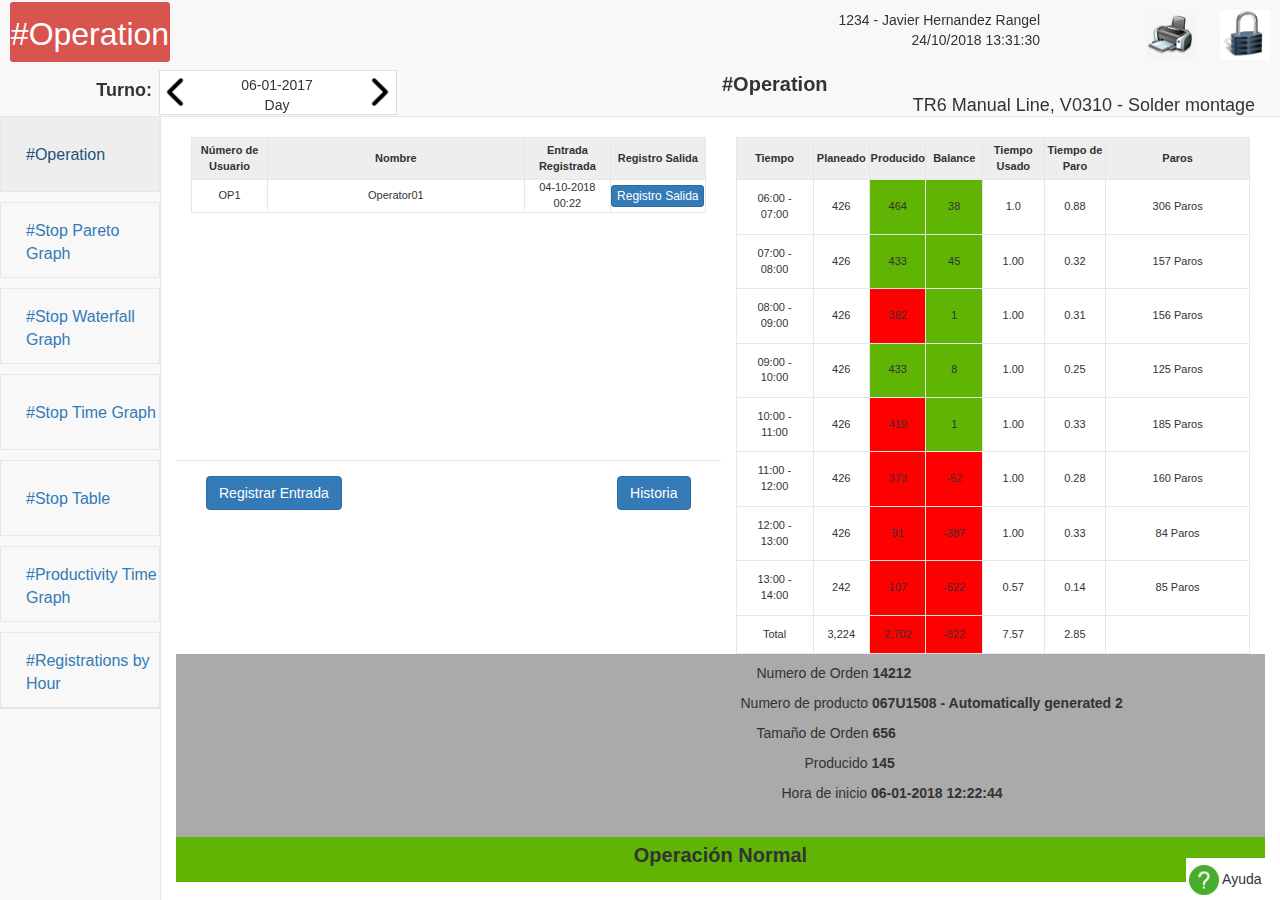
<file: MyERP/Presentacion/Plantilla/Pantallas/index.html>
﻿<!DOCTYPE html>
<html lang="en">

<head>

    <meta charset="utf-8">
    <meta http-equiv="X-UA-Compatible" content="IE=edge">
    <meta name="viewport" content="width=device-width, initial-scale=1">
    <meta name="description" content="">
    <meta name="author" content="">

    <title>SB Admin 2 - Bootstrap Admin Theme</title>

    <!-- Bootstrap Core CSS -->
    <link href="../vendor/bootstrap/css/bootstrap.min.css" rel="stylesheet">

    <!-- MetisMenu CSS -->
    <link href="../vendor/metisMenu/metisMenu.min.css" rel="stylesheet">

    <!-- Custom CSS -->
    <link href="../dist/css/sb-admin-2.css" rel="stylesheet">

    <!-- Morris Charts CSS -->
    <link href="../vendor/morrisjs/morris.css" rel="stylesheet">

    <!-- Custom Fonts -->
    <link href="../vendor/font-awesome/css/font-awesome.min.css" rel="stylesheet" type="text/css">

    <link href="estilo.css" rel="stylesheet" />

    <!-- HTML5 Shim and Respond.js IE8 support of HTML5 elements and media queries -->
    <!-- WARNING: Respond.js doesn't work if you view the page via file:// -->
    <!--[if lt IE 9]>
        <script src="https://oss.maxcdn.com/libs/html5shiv/3.7.0/html5shiv.js"></script>
        <script src="https://oss.maxcdn.com/libs/respond.js/1.4.2/respond.min.js"></script>
    <![endif]-->

</head>

<body>

    <div id="wrapper">

        <!-- Navigation -->
        <nav class="navbar navbar-default navbar-static-top" role="navigation" style="margin-bottom: 0">
            <div class="row">
                <div class="navbar-header">
                    <button type="button" class="navbar-toggle" data-toggle="collapse" data-target=".navbar-collapse">
                        <span class="sr-only">Toggle navigation</span>
                        <span class="icon-bar"></span>
                        <span class="icon-bar"></span>
                        <span class="icon-bar"></span>
                    </button>
                    <div class="cuadro">
                        #Operation
                    </div>

                </div>
                <div class="nombre">
                    1234 - Javier Hernandez Rangel<br />
                    24/10/2018    13:31:30
                </div>
                <!-- /.navbar-header -->
                <ul class="nav navbar-top-links navbar-right">
                    <li class="iconos">
                       

                            <img src="img/11577dd1433fdc3.jpg" height="50px" width="50px" />
                   
                        <!-- /.dropdown-messages -->
                    </li>
                    <!-- /.dropdown -->
                    <li class="iconos">
                       

                            <img src="img/descarga.jpg" height="50px" width="50px" />
                

                        <!-- /.dropdown-tasks -->
                    </li>
                </ul>
               </div>
            <div class="row">
                <div class="BarraArriba">
                    <div class="turno">Turno:</div>
                <div class="flechas">
                    <div class="flechaI">
                        <img src="img/FIzq.jpg" width="30px" height="30px" />
                    </div>
                    <div class="flecha FTexto">06-01-2017<br />Day</div>
                    <div class="flechaD">
                        <img src="img/FDer.jpg" width="30px" height="30px" />
                    </div>
                </div>
                    <div class="titulo">#Operation</div>
                    <div class="titulo2">TR6 Manual Line, V0310 - Solder montage</div>
                </div>
            </div>
        </nav>
            <div class="navbar-default sidebar" role="navigation">
                <div class="sidebar-nav navbar-collapse">
                    <ul class="nav" id="side-menu">
                        <li>
                            <div class="divMenu active pading1">
                                <a href="index.html">#Operation</a>
                                
                            </div>
                            <div class="divMenu pading2">
                                <a href="index2.html"> #Stop Pareto Graph</a>
                               
                            </div>
                            <div class="divMenu pading2">
                                <a href="index3.html">#Stop Waterfall Graph</a>
                                
                            </div>
                            <div class="divMenu pading1">
                                <a href="index4.html">#Stop Time Graph</a>
                                
                            </div>
                            <div class="divMenu pading1">
                                <a href="index5.html">#Stop Table</a>
                                
                            </div>
                            <div class="divMenu pading2">
                                <a href="index6.html">#Productivity Time Graph</a>
                                
                            </div>
                            <div class="divMenu pading2">
                                <a href="index7.html">#Registrations by Hour</a>
                                
                            </div>
                        </li>
                       
  

                    </ul>
                </div>
                <!-- /.sidebar-collapse -->
            </div>
            <!-- /.navbar-static-side -->


        <div id="page-wrapper">
   

<div class="row">
    <br />
    <div class="col-md-6" >
        <table style="width:100%">
            <thead>
            <tr>
                <td style="width:15%">Número de Usuario</td>
                <td style="width:51%">Nombre</td>
                <td style="width:17%">Entrada Registrada</td>
                <td style="width:17%">Registro Salida</td>
            </tr>
            </thead>
            <tbody>
                <tr>
                    <td>OP1</td>
                    <td>Operator01</td>
                    <td>04-10-2018 00:22</td>
                    <td><button class="btn btn-xs btn-primary">Registro Salida</button></td>
                </tr>
            </tbody>
        </table>
        <div class="row modal-footer botonnes">
            <div class="col-md-6 text-left"><button  class="btn btn-primary">Registrar Entrada</button></div>
            <div class="col-md-6 text-right"><button class="btn btn-primary">Historia</button></div>
        </div>
    </div>
    <div class="col-md-6">
        <table style="width:100%" class="tiempos">
            <thead>
                <tr>
                    <td style="width:15%">Tiempo</td>
                    <td style="width:11%">Planeado</td>
                    <td style="width:11%">Producido</td>
                    <td style="width:11%">Balance</td>
                    <td style="width:12%">Tiempo Usado</td>
                    <td style="width:12%">Tiempo de Paro</td>
                    <td style="width:28%">Paros</td>
                </tr>
            </thead>
            <tbody>
                <tr>
                    <td>06:00 - 07:00</td>
                    <td>426</td>
                    <td class="verde">464</td>
                    <td class="verde">38</td>
                    <td>1.0</td>
                    <td>0.88</td>
                    <td>306 Paros</td>
                </tr>
                <tr>
                    <td>07:00 - 08:00</td>
                    <td>426</td>
                    <td class="verde">433</td>
                    <td class="verde" >45</td>
                    <td>1.00</td>
                    <td>0.32</td>
                    <td>157 Paros</td>
                </tr>
                <tr>
                    <td>08:00 - 09:00</td>
                    <td>426</td>
                    <td class="rojo" >382</td>
                    <td class="verde">1</td>
                    <td>1.00</td>
                    <td>0.31</td>
                    <td>156 Paros</td>
                    
                </tr>
                <tr>
                    <td>09:00 - 10:00</td>
                    <td>426</td>
                    <td class="verde">433</td>
                    <td class="verde">8</td>
                    <td>1.00</td>
                    <td>0.25</td>
                    <td>125 Paros</td>
                </tr>
                <tr>
                    <td>10:00 - 11:00</td>
                    <td>426</td>
                    <td class="rojo">419</td>
                    <td class="verde">1</td>
                    <td>1.00</td>
                    <td>0.33</td>
                    <td>185 Paros</td>
                </tr>
                <tr>
                    <td>11:00 - 12:00</td>
                    <td>426</td>
                    <td class="rojo">373</td>
                    <td class="rojo" >-52</td>
                    <td>1.00</td>
                    <td>0.28</td>
                    <td>160 Paros</td>
                </tr>
                <tr>
                    <td>12:00 - 13:00</td>
                    <td>426</td>
                    <td class="rojo">91</td>
                    <td class="rojo">-387</td>
                    <td>1.00</td>
                    <td>0.33</td>
                    <td>84 Paros</td>
                </tr>
                <tr>
                    <td>13:00 - 14:00</td>
                    <td>242</td>
                    <td class="rojo">107</td>
                    <td class="rojo" >-522</td>
                    <td>0.57</td>
                    <td>0.14</td>
                    <td>85 Paros</td>
                </tr>
                <tr>
                    <td>Total</td>
                    <td>3,224</td>
                    <td class="rojo" >2,702</td>
                    <td class="rojo">-522</td>
                    <td>7.57</td>
                    <td>2.85</td>
                    <td></td>
                </tr>
            </tbody>
        </table>
    </div>
</div>
<div class="row">
    <div id="footer" class="col-md-12">
        <div class="col-md-6"></div>
        <div class="col-md-6" id="contFooter">
            <div>
                <span style="padding-left:16px;">Numero de Orden</span>
                <span class="negitas">14212</span>
            </div>
            <div>
                <span>Numero de producto</span>
                <span class="negitas">067U1508 - Automatically generated 2</span>
            </div>
            <div>
                <span  style="padding-left:16px;">Tamaño de Orden</span>
                <span class="negitas">656</span>
            </div>
            <div>
                <span style="padding-left:64px;">Producido</span>
                <span class="negitas">145</span>
            </div>
            <div>
                <span  style="padding-left:41px;">Hora de inicio</span>
                <span class="negitas">06-01-2018 12:22:44</span>
            </div>
        </div>
    </div>
    <div id="varEstado" class="col-md-12 text-center">Operación Normal</div>
</div>
        </div>
        <!-- /#page-wrapper -->

    </div>
    <!-- /#wrapper -->
    <div class="help">
        <img src="img/ayuda.png" height="30px" width="30px" />
        Ayuda
    </div>
    <!-- jQuery -->
    <script src="../vendor/jquery/jquery.min.js"></script>

    <!-- Bootstrap Core JavaScript -->
    <script src="../vendor/bootstrap/js/bootstrap.min.js"></script>

    <!-- Metis Menu Plugin JavaScript -->
    <script src="../vendor/metisMenu/metisMenu.min.js"></script>

    <!-- Morris Charts JavaScript -->
    <script src="../vendor/raphael/raphael.min.js"></script>
    <script src="../vendor/morrisjs/morris.min.js"></script>
    <script src="../data/morris-data.js"></script>

    <!-- Custom Theme JavaScript -->
    <script src="../dist/js/sb-admin-2.js"></script>

</body>

</html>
</file>
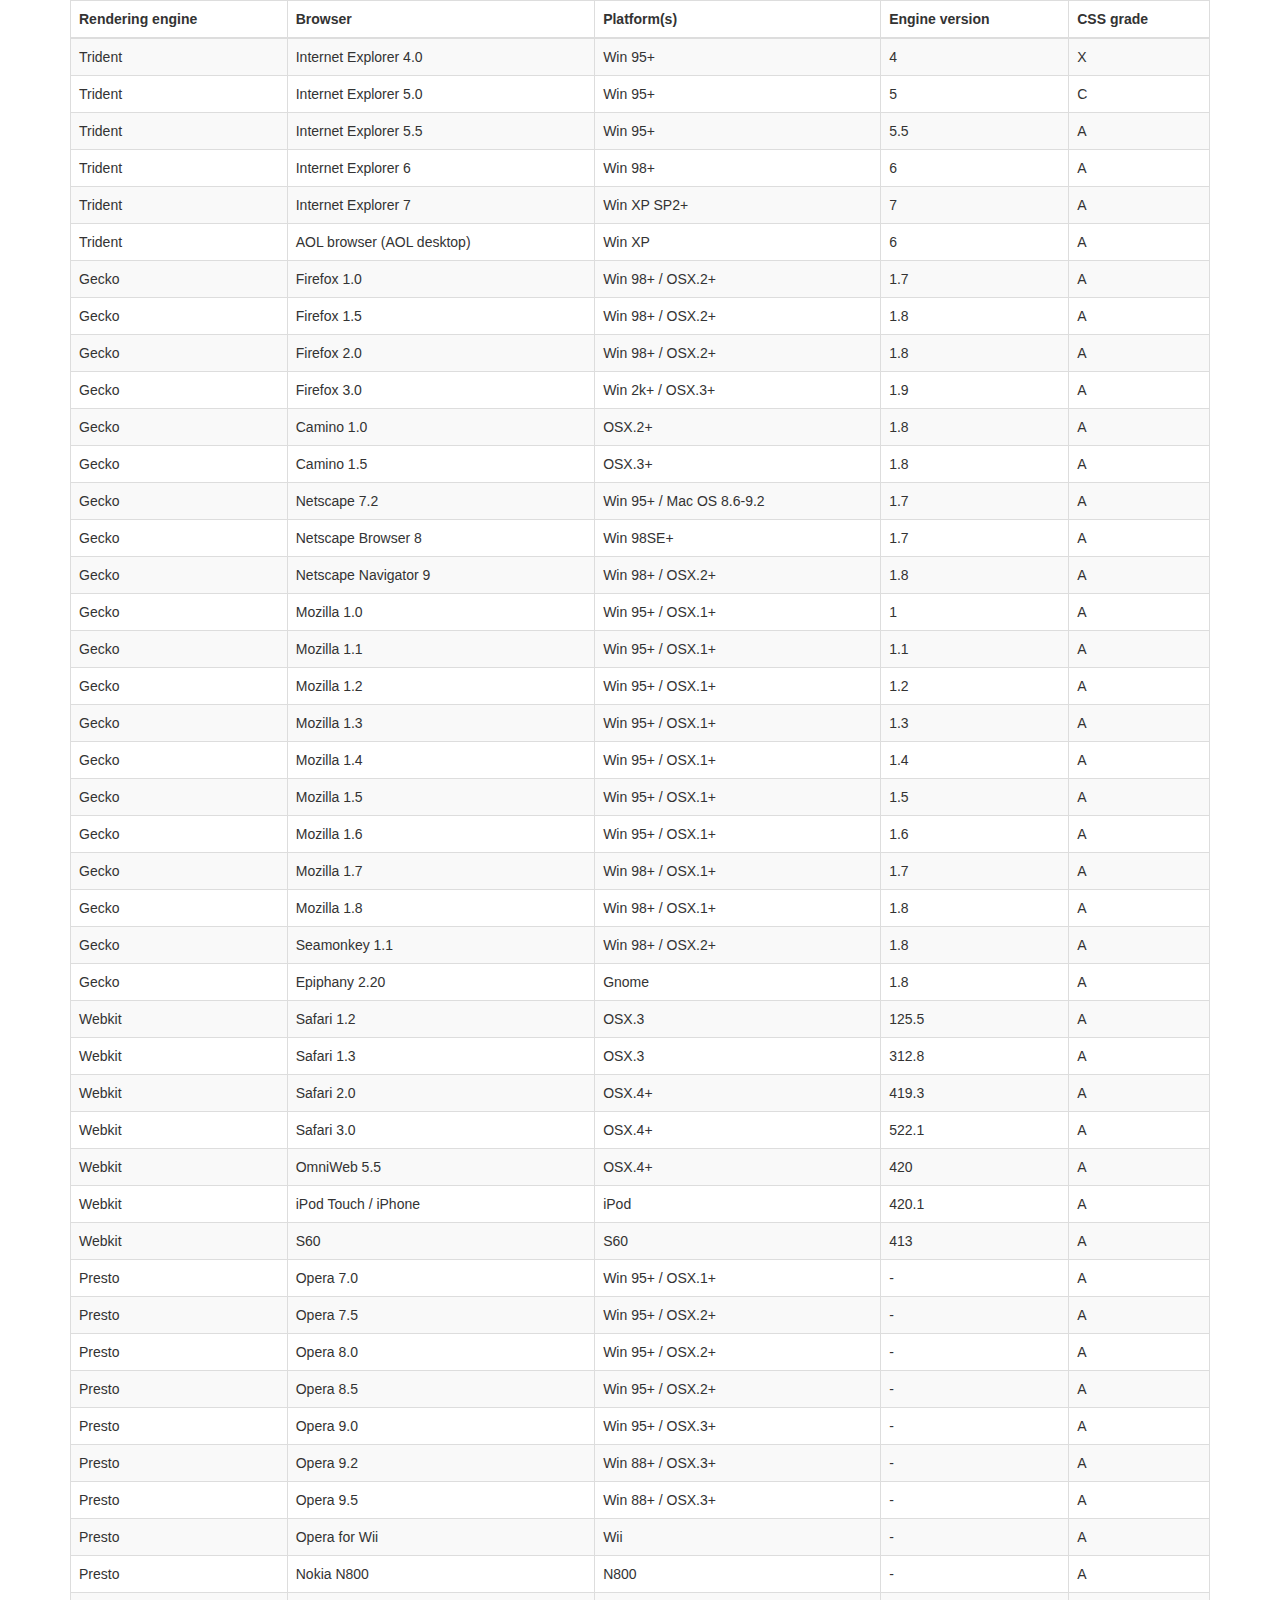
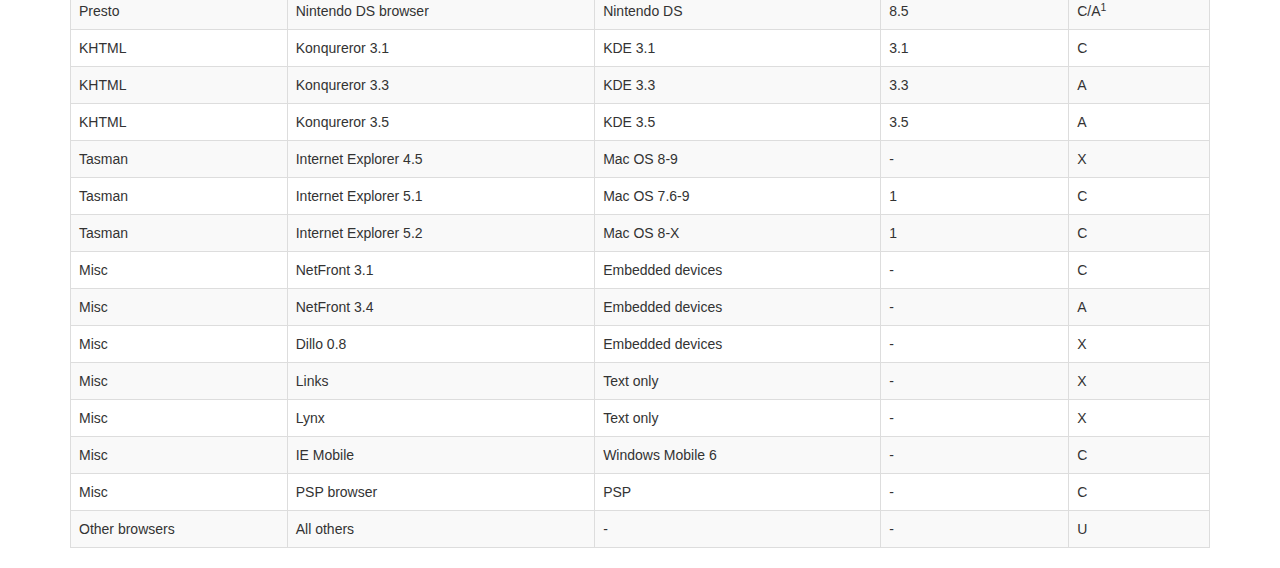
<file: MyERP/Presentacion/Plantilla/vendor/datatables-plugins/index.html>
<!DOCTYPE HTML PUBLIC "-//W3C//DTD HTML 4.01//EN" "http://www.w3.org/TR/html4/strict.dtd">
<html>
	<head>
		<meta http-equiv="content-type" content="text/html; charset=utf-8" />
		
		<title>DataTables Bootstrap 3 example</title>

		<link rel="stylesheet" type="text/css" href="//maxcdn.bootstrapcdn.com/bootstrap/3.3.0/css/bootstrap.min.css">
		<link rel="stylesheet" type="text/css" href="dataTables.bootstrap.css">

		<script type="text/javascript" language="javascript" src="//code.jquery.com/jquery-1.11.1.min.js"></script>
		<script type="text/javascript" language="javascript" src="//cdn.datatables.net/1.10.3/js/jquery.dataTables.min.js"></script>
		<script type="text/javascript" language="javascript" src="dataTables.bootstrap.js"></script>
		<script type="text/javascript" charset="utf-8">
			$(document).ready(function() {
				$('#example').dataTable();
			} );
		</script>
	</head>
	<body>
		<div class="container">
			
<table cellpadding="0" cellspacing="0" border="0" class="table table-striped table-bordered" id="example">
	<thead>
		<tr>
			<th>Rendering engine</th>
			<th>Browser</th>
			<th>Platform(s)</th>
			<th>Engine version</th>
			<th>CSS grade</th>
		</tr>
	</thead>
	<tbody>
		<tr class="odd gradeX">
			<td>Trident</td>
			<td>Internet
				 Explorer 4.0</td>
			<td>Win 95+</td>
			<td class="center"> 4</td>
			<td class="center">X</td>
		</tr>
		<tr class="even gradeC">
			<td>Trident</td>
			<td>Internet
				 Explorer 5.0</td>
			<td>Win 95+</td>
			<td class="center">5</td>
			<td class="center">C</td>
		</tr>
		<tr class="odd gradeA">
			<td>Trident</td>
			<td>Internet
				 Explorer 5.5</td>
			<td>Win 95+</td>
			<td class="center">5.5</td>
			<td class="center">A</td>
		</tr>
		<tr class="even gradeA">
			<td>Trident</td>
			<td>Internet
				 Explorer 6</td>
			<td>Win 98+</td>
			<td class="center">6</td>
			<td class="center">A</td>
		</tr>
		<tr class="odd gradeA">
			<td>Trident</td>
			<td>Internet Explorer 7</td>
			<td>Win XP SP2+</td>
			<td class="center">7</td>
			<td class="center">A</td>
		</tr>
		<tr class="even gradeA">
			<td>Trident</td>
			<td>AOL browser (AOL desktop)</td>
			<td>Win XP</td>
			<td class="center">6</td>
			<td class="center">A</td>
		</tr>
		<tr class="gradeA">
			<td>Gecko</td>
			<td>Firefox 1.0</td>
			<td>Win 98+ / OSX.2+</td>
			<td class="center">1.7</td>
			<td class="center">A</td>
		</tr>
		<tr class="gradeA">
			<td>Gecko</td>
			<td>Firefox 1.5</td>
			<td>Win 98+ / OSX.2+</td>
			<td class="center">1.8</td>
			<td class="center">A</td>
		</tr>
		<tr class="gradeA">
			<td>Gecko</td>
			<td>Firefox 2.0</td>
			<td>Win 98+ / OSX.2+</td>
			<td class="center">1.8</td>
			<td class="center">A</td>
		</tr>
		<tr class="gradeA">
			<td>Gecko</td>
			<td>Firefox 3.0</td>
			<td>Win 2k+ / OSX.3+</td>
			<td class="center">1.9</td>
			<td class="center">A</td>
		</tr>
		<tr class="gradeA">
			<td>Gecko</td>
			<td>Camino 1.0</td>
			<td>OSX.2+</td>
			<td class="center">1.8</td>
			<td class="center">A</td>
		</tr>
		<tr class="gradeA">
			<td>Gecko</td>
			<td>Camino 1.5</td>
			<td>OSX.3+</td>
			<td class="center">1.8</td>
			<td class="center">A</td>
		</tr>
		<tr class="gradeA">
			<td>Gecko</td>
			<td>Netscape 7.2</td>
			<td>Win 95+ / Mac OS 8.6-9.2</td>
			<td class="center">1.7</td>
			<td class="center">A</td>
		</tr>
		<tr class="gradeA">
			<td>Gecko</td>
			<td>Netscape Browser 8</td>
			<td>Win 98SE+</td>
			<td class="center">1.7</td>
			<td class="center">A</td>
		</tr>
		<tr class="gradeA">
			<td>Gecko</td>
			<td>Netscape Navigator 9</td>
			<td>Win 98+ / OSX.2+</td>
			<td class="center">1.8</td>
			<td class="center">A</td>
		</tr>
		<tr class="gradeA">
			<td>Gecko</td>
			<td>Mozilla 1.0</td>
			<td>Win 95+ / OSX.1+</td>
			<td class="center">1</td>
			<td class="center">A</td>
		</tr>
		<tr class="gradeA">
			<td>Gecko</td>
			<td>Mozilla 1.1</td>
			<td>Win 95+ / OSX.1+</td>
			<td class="center">1.1</td>
			<td class="center">A</td>
		</tr>
		<tr class="gradeA">
			<td>Gecko</td>
			<td>Mozilla 1.2</td>
			<td>Win 95+ / OSX.1+</td>
			<td class="center">1.2</td>
			<td class="center">A</td>
		</tr>
		<tr class="gradeA">
			<td>Gecko</td>
			<td>Mozilla 1.3</td>
			<td>Win 95+ / OSX.1+</td>
			<td class="center">1.3</td>
			<td class="center">A</td>
		</tr>
		<tr class="gradeA">
			<td>Gecko</td>
			<td>Mozilla 1.4</td>
			<td>Win 95+ / OSX.1+</td>
			<td class="center">1.4</td>
			<td class="center">A</td>
		</tr>
		<tr class="gradeA">
			<td>Gecko</td>
			<td>Mozilla 1.5</td>
			<td>Win 95+ / OSX.1+</td>
			<td class="center">1.5</td>
			<td class="center">A</td>
		</tr>
		<tr class="gradeA">
			<td>Gecko</td>
			<td>Mozilla 1.6</td>
			<td>Win 95+ / OSX.1+</td>
			<td class="center">1.6</td>
			<td class="center">A</td>
		</tr>
		<tr class="gradeA">
			<td>Gecko</td>
			<td>Mozilla 1.7</td>
			<td>Win 98+ / OSX.1+</td>
			<td class="center">1.7</td>
			<td class="center">A</td>
		</tr>
		<tr class="gradeA">
			<td>Gecko</td>
			<td>Mozilla 1.8</td>
			<td>Win 98+ / OSX.1+</td>
			<td class="center">1.8</td>
			<td class="center">A</td>
		</tr>
		<tr class="gradeA">
			<td>Gecko</td>
			<td>Seamonkey 1.1</td>
			<td>Win 98+ / OSX.2+</td>
			<td class="center">1.8</td>
			<td class="center">A</td>
		</tr>
		<tr class="gradeA">
			<td>Gecko</td>
			<td>Epiphany 2.20</td>
			<td>Gnome</td>
			<td class="center">1.8</td>
			<td class="center">A</td>
		</tr>
		<tr class="gradeA">
			<td>Webkit</td>
			<td>Safari 1.2</td>
			<td>OSX.3</td>
			<td class="center">125.5</td>
			<td class="center">A</td>
		</tr>
		<tr class="gradeA">
			<td>Webkit</td>
			<td>Safari 1.3</td>
			<td>OSX.3</td>
			<td class="center">312.8</td>
			<td class="center">A</td>
		</tr>
		<tr class="gradeA">
			<td>Webkit</td>
			<td>Safari 2.0</td>
			<td>OSX.4+</td>
			<td class="center">419.3</td>
			<td class="center">A</td>
		</tr>
		<tr class="gradeA">
			<td>Webkit</td>
			<td>Safari 3.0</td>
			<td>OSX.4+</td>
			<td class="center">522.1</td>
			<td class="center">A</td>
		</tr>
		<tr class="gradeA">
			<td>Webkit</td>
			<td>OmniWeb 5.5</td>
			<td>OSX.4+</td>
			<td class="center">420</td>
			<td class="center">A</td>
		</tr>
		<tr class="gradeA">
			<td>Webkit</td>
			<td>iPod Touch / iPhone</td>
			<td>iPod</td>
			<td class="center">420.1</td>
			<td class="center">A</td>
		</tr>
		<tr class="gradeA">
			<td>Webkit</td>
			<td>S60</td>
			<td>S60</td>
			<td class="center">413</td>
			<td class="center">A</td>
		</tr>
		<tr class="gradeA">
			<td>Presto</td>
			<td>Opera 7.0</td>
			<td>Win 95+ / OSX.1+</td>
			<td class="center">-</td>
			<td class="center">A</td>
		</tr>
		<tr class="gradeA">
			<td>Presto</td>
			<td>Opera 7.5</td>
			<td>Win 95+ / OSX.2+</td>
			<td class="center">-</td>
			<td class="center">A</td>
		</tr>
		<tr class="gradeA">
			<td>Presto</td>
			<td>Opera 8.0</td>
			<td>Win 95+ / OSX.2+</td>
			<td class="center">-</td>
			<td class="center">A</td>
		</tr>
		<tr class="gradeA">
			<td>Presto</td>
			<td>Opera 8.5</td>
			<td>Win 95+ / OSX.2+</td>
			<td class="center">-</td>
			<td class="center">A</td>
		</tr>
		<tr class="gradeA">
			<td>Presto</td>
			<td>Opera 9.0</td>
			<td>Win 95+ / OSX.3+</td>
			<td class="center">-</td>
			<td class="center">A</td>
		</tr>
		<tr class="gradeA">
			<td>Presto</td>
			<td>Opera 9.2</td>
			<td>Win 88+ / OSX.3+</td>
			<td class="center">-</td>
			<td class="center">A</td>
		</tr>
		<tr class="gradeA">
			<td>Presto</td>
			<td>Opera 9.5</td>
			<td>Win 88+ / OSX.3+</td>
			<td class="center">-</td>
			<td class="center">A</td>
		</tr>
		<tr class="gradeA">
			<td>Presto</td>
			<td>Opera for Wii</td>
			<td>Wii</td>
			<td class="center">-</td>
			<td class="center">A</td>
		</tr>
		<tr class="gradeA">
			<td>Presto</td>
			<td>Nokia N800</td>
			<td>N800</td>
			<td class="center">-</td>
			<td class="center">A</td>
		</tr>
		<tr class="gradeA">
			<td>Presto</td>
			<td>Nintendo DS browser</td>
			<td>Nintendo DS</td>
			<td class="center">8.5</td>
			<td class="center">C/A<sup>1</sup></td>
		</tr>
		<tr class="gradeC">
			<td>KHTML</td>
			<td>Konqureror 3.1</td>
			<td>KDE 3.1</td>
			<td class="center">3.1</td>
			<td class="center">C</td>
		</tr>
		<tr class="gradeA">
			<td>KHTML</td>
			<td>Konqureror 3.3</td>
			<td>KDE 3.3</td>
			<td class="center">3.3</td>
			<td class="center">A</td>
		</tr>
		<tr class="gradeA">
			<td>KHTML</td>
			<td>Konqureror 3.5</td>
			<td>KDE 3.5</td>
			<td class="center">3.5</td>
			<td class="center">A</td>
		</tr>
		<tr class="gradeX">
			<td>Tasman</td>
			<td>Internet Explorer 4.5</td>
			<td>Mac OS 8-9</td>
			<td class="center">-</td>
			<td class="center">X</td>
		</tr>
		<tr class="gradeC">
			<td>Tasman</td>
			<td>Internet Explorer 5.1</td>
			<td>Mac OS 7.6-9</td>
			<td class="center">1</td>
			<td class="center">C</td>
		</tr>
		<tr class="gradeC">
			<td>Tasman</td>
			<td>Internet Explorer 5.2</td>
			<td>Mac OS 8-X</td>
			<td class="center">1</td>
			<td class="center">C</td>
		</tr>
		<tr class="gradeA">
			<td>Misc</td>
			<td>NetFront 3.1</td>
			<td>Embedded devices</td>
			<td class="center">-</td>
			<td class="center">C</td>
		</tr>
		<tr class="gradeA">
			<td>Misc</td>
			<td>NetFront 3.4</td>
			<td>Embedded devices</td>
			<td class="center">-</td>
			<td class="center">A</td>
		</tr>
		<tr class="gradeX">
			<td>Misc</td>
			<td>Dillo 0.8</td>
			<td>Embedded devices</td>
			<td class="center">-</td>
			<td class="center">X</td>
		</tr>
		<tr class="gradeX">
			<td>Misc</td>
			<td>Links</td>
			<td>Text only</td>
			<td class="center">-</td>
			<td class="center">X</td>
		</tr>
		<tr class="gradeX">
			<td>Misc</td>
			<td>Lynx</td>
			<td>Text only</td>
			<td class="center">-</td>
			<td class="center">X</td>
		</tr>
		<tr class="gradeC">
			<td>Misc</td>
			<td>IE Mobile</td>
			<td>Windows Mobile 6</td>
			<td class="center">-</td>
			<td class="center">C</td>
		</tr>
		<tr class="gradeC">
			<td>Misc</td>
			<td>PSP browser</td>
			<td>PSP</td>
			<td class="center">-</td>
			<td class="center">C</td>
		</tr>
		<tr class="gradeU">
			<td>Other browsers</td>
			<td>All others</td>
			<td>-</td>
			<td class="center">-</td>
			<td class="center">U</td>
		</tr>
	</tbody>
</table>
			
		</div>
	</body>
</html>
</file>
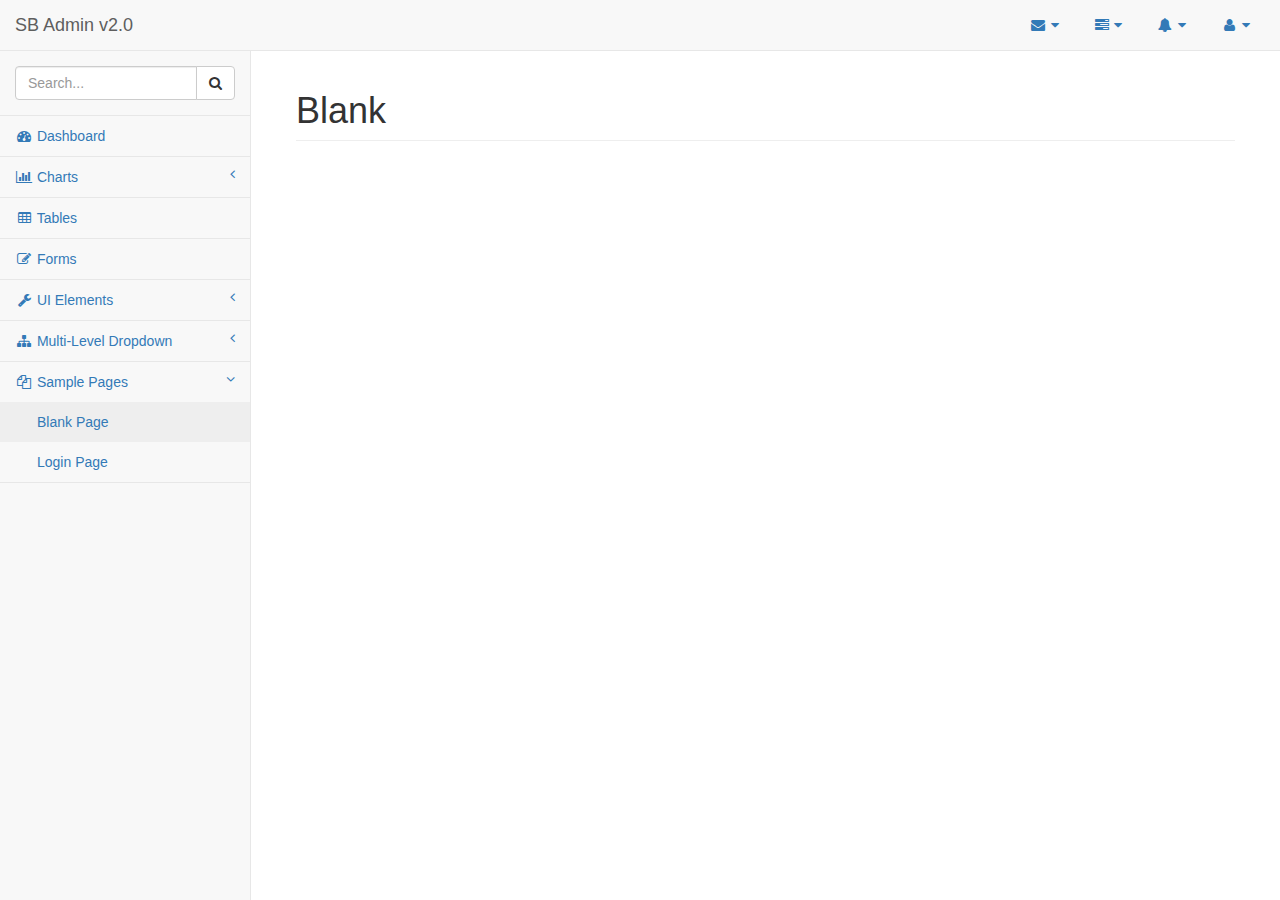
<file: MyERP/Presentacion/Plantilla/pages/blank.html>
<!DOCTYPE html>
<html lang="en">

<head>

    <meta charset="utf-8">
    <meta http-equiv="X-UA-Compatible" content="IE=edge">
    <meta name="viewport" content="width=device-width, initial-scale=1">
    <meta name="description" content="">
    <meta name="author" content="">

    <title>SB Admin 2 - Bootstrap Admin Theme</title>

    <!-- Bootstrap Core CSS -->
    <link href="../vendor/bootstrap/css/bootstrap.min.css" rel="stylesheet">

    <!-- MetisMenu CSS -->
    <link href="../vendor/metisMenu/metisMenu.min.css" rel="stylesheet">

    <!-- Custom CSS -->
    <link href="../dist/css/sb-admin-2.css" rel="stylesheet">

    <!-- Custom Fonts -->
    <link href="../vendor/font-awesome/css/font-awesome.min.css" rel="stylesheet" type="text/css">

    <!-- HTML5 Shim and Respond.js IE8 support of HTML5 elements and media queries -->
    <!-- WARNING: Respond.js doesn't work if you view the page via file:// -->
    <!--[if lt IE 9]>
        <script src="https://oss.maxcdn.com/libs/html5shiv/3.7.0/html5shiv.js"></script>
        <script src="https://oss.maxcdn.com/libs/respond.js/1.4.2/respond.min.js"></script>
    <![endif]-->

</head>

<body>

    <div id="wrapper">

        <!-- Navigation -->
        <nav class="navbar navbar-default navbar-static-top" role="navigation" style="margin-bottom: 0">
            <div class="navbar-header">
                <button type="button" class="navbar-toggle" data-toggle="collapse" data-target=".navbar-collapse">
                    <span class="sr-only">Toggle navigation</span>
                    <span class="icon-bar"></span>
                    <span class="icon-bar"></span>
                    <span class="icon-bar"></span>
                </button>
                <a class="navbar-brand" href="index.html">SB Admin v2.0</a>
            </div>
            <!-- /.navbar-header -->

            <ul class="nav navbar-top-links navbar-right">
                <li class="dropdown">
                    <a class="dropdown-toggle" data-toggle="dropdown" href="#">
                        <i class="fa fa-envelope fa-fw"></i> <i class="fa fa-caret-down"></i>
                    </a>
                    <ul class="dropdown-menu dropdown-messages">
                        <li>
                            <a href="#">
                                <div>
                                    <strong>John Smith</strong>
                                    <span class="pull-right text-muted">
                                        <em>Yesterday</em>
                                    </span>
                                </div>
                                <div>Lorem ipsum dolor sit amet, consectetur adipiscing elit. Pellentesque eleifend...</div>
                            </a>
                        </li>
                        <li class="divider"></li>
                        <li>
                            <a href="#">
                                <div>
                                    <strong>John Smith</strong>
                                    <span class="pull-right text-muted">
                                        <em>Yesterday</em>
                                    </span>
                                </div>
                                <div>Lorem ipsum dolor sit amet, consectetur adipiscing elit. Pellentesque eleifend...</div>
                            </a>
                        </li>
                        <li class="divider"></li>
                        <li>
                            <a href="#">
                                <div>
                                    <strong>John Smith</strong>
                                    <span class="pull-right text-muted">
                                        <em>Yesterday</em>
                                    </span>
                                </div>
                                <div>Lorem ipsum dolor sit amet, consectetur adipiscing elit. Pellentesque eleifend...</div>
                            </a>
                        </li>
                        <li class="divider"></li>
                        <li>
                            <a class="text-center" href="#">
                                <strong>Read All Messages</strong>
                                <i class="fa fa-angle-right"></i>
                            </a>
                        </li>
                    </ul>
                    <!-- /.dropdown-messages -->
                </li>
                <!-- /.dropdown -->
                <li class="dropdown">
                    <a class="dropdown-toggle" data-toggle="dropdown" href="#">
                        <i class="fa fa-tasks fa-fw"></i> <i class="fa fa-caret-down"></i>
                    </a>
                    <ul class="dropdown-menu dropdown-tasks">
                        <li>
                            <a href="#">
                                <div>
                                    <p>
                                        <strong>Task 1</strong>
                                        <span class="pull-right text-muted">40% Complete</span>
                                    </p>
                                    <div class="progress progress-striped active">
                                        <div class="progress-bar progress-bar-success" role="progressbar" aria-valuenow="40" aria-valuemin="0" aria-valuemax="100" style="width: 40%">
                                            <span class="sr-only">40% Complete (success)</span>
                                        </div>
                                    </div>
                                </div>
                            </a>
                        </li>
                        <li class="divider"></li>
                        <li>
                            <a href="#">
                                <div>
                                    <p>
                                        <strong>Task 2</strong>
                                        <span class="pull-right text-muted">20% Complete</span>
                                    </p>
                                    <div class="progress progress-striped active">
                                        <div class="progress-bar progress-bar-info" role="progressbar" aria-valuenow="20" aria-valuemin="0" aria-valuemax="100" style="width: 20%">
                                            <span class="sr-only">20% Complete</span>
                                        </div>
                                    </div>
                                </div>
                            </a>
                        </li>
                        <li class="divider"></li>
                        <li>
                            <a href="#">
                                <div>
                                    <p>
                                        <strong>Task 3</strong>
                                        <span class="pull-right text-muted">60% Complete</span>
                                    </p>
                                    <div class="progress progress-striped active">
                                        <div class="progress-bar progress-bar-warning" role="progressbar" aria-valuenow="60" aria-valuemin="0" aria-valuemax="100" style="width: 60%">
                                            <span class="sr-only">60% Complete (warning)</span>
                                        </div>
                                    </div>
                                </div>
                            </a>
                        </li>
                        <li class="divider"></li>
                        <li>
                            <a href="#">
                                <div>
                                    <p>
                                        <strong>Task 4</strong>
                                        <span class="pull-right text-muted">80% Complete</span>
                                    </p>
                                    <div class="progress progress-striped active">
                                        <div class="progress-bar progress-bar-danger" role="progressbar" aria-valuenow="80" aria-valuemin="0" aria-valuemax="100" style="width: 80%">
                                            <span class="sr-only">80% Complete (danger)</span>
                                        </div>
                                    </div>
                                </div>
                            </a>
                        </li>
                        <li class="divider"></li>
                        <li>
                            <a class="text-center" href="#">
                                <strong>See All Tasks</strong>
                                <i class="fa fa-angle-right"></i>
                            </a>
                        </li>
                    </ul>
                    <!-- /.dropdown-tasks -->
                </li>
                <!-- /.dropdown -->
                <li class="dropdown">
                    <a class="dropdown-toggle" data-toggle="dropdown" href="#">
                        <i class="fa fa-bell fa-fw"></i> <i class="fa fa-caret-down"></i>
                    </a>
                    <ul class="dropdown-menu dropdown-alerts">
                        <li>
                            <a href="#">
                                <div>
                                    <i class="fa fa-comment fa-fw"></i> New Comment
                                    <span class="pull-right text-muted small">4 minutes ago</span>
                                </div>
                            </a>
                        </li>
                        <li class="divider"></li>
                        <li>
                            <a href="#">
                                <div>
                                    <i class="fa fa-twitter fa-fw"></i> 3 New Followers
                                    <span class="pull-right text-muted small">12 minutes ago</span>
                                </div>
                            </a>
                        </li>
                        <li class="divider"></li>
                        <li>
                            <a href="#">
                                <div>
                                    <i class="fa fa-envelope fa-fw"></i> Message Sent
                                    <span class="pull-right text-muted small">4 minutes ago</span>
                                </div>
                            </a>
                        </li>
                        <li class="divider"></li>
                        <li>
                            <a href="#">
                                <div>
                                    <i class="fa fa-tasks fa-fw"></i> New Task
                                    <span class="pull-right text-muted small">4 minutes ago</span>
                                </div>
                            </a>
                        </li>
                        <li class="divider"></li>
                        <li>
                            <a href="#">
                                <div>
                                    <i class="fa fa-upload fa-fw"></i> Server Rebooted
                                    <span class="pull-right text-muted small">4 minutes ago</span>
                                </div>
                            </a>
                        </li>
                        <li class="divider"></li>
                        <li>
                            <a class="text-center" href="#">
                                <strong>See All Alerts</strong>
                                <i class="fa fa-angle-right"></i>
                            </a>
                        </li>
                    </ul>
                    <!-- /.dropdown-alerts -->
                </li>
                <!-- /.dropdown -->
                <li class="dropdown">
                    <a class="dropdown-toggle" data-toggle="dropdown" href="#">
                        <i class="fa fa-user fa-fw"></i> <i class="fa fa-caret-down"></i>
                    </a>
                    <ul class="dropdown-menu dropdown-user">
                        <li><a href="#"><i class="fa fa-user fa-fw"></i> User Profile</a>
                        </li>
                        <li><a href="#"><i class="fa fa-gear fa-fw"></i> Settings</a>
                        </li>
                        <li class="divider"></li>
                        <li><a href="login.html"><i class="fa fa-sign-out fa-fw"></i> Logout</a>
                        </li>
                    </ul>
                    <!-- /.dropdown-user -->
                </li>
                <!-- /.dropdown -->
            </ul>
            <!-- /.navbar-top-links -->

            <div class="navbar-default sidebar" role="navigation">
                <div class="sidebar-nav navbar-collapse">
                    <ul class="nav" id="side-menu">
                        <li class="sidebar-search">
                            <div class="input-group custom-search-form">
                                <input type="text" class="form-control" placeholder="Search...">
                                <span class="input-group-btn">
                                    <button class="btn btn-default" type="button">
                                        <i class="fa fa-search"></i>
                                    </button>
                                </span>
                            </div>
                            <!-- /input-group -->
                        </li>
                        <li>
                            <a href="index.html"><i class="fa fa-dashboard fa-fw"></i> Dashboard</a>
                        </li>
                        <li>
                            <a href="#"><i class="fa fa-bar-chart-o fa-fw"></i> Charts<span class="fa arrow"></span></a>
                            <ul class="nav nav-second-level">
                                <li>
                                    <a href="flot.html">Flot Charts</a>
                                </li>
                                <li>
                                    <a href="morris.html">Morris.js Charts</a>
                                </li>
                            </ul>
                            <!-- /.nav-second-level -->
                        </li>
                        <li>
                            <a href="tables.html"><i class="fa fa-table fa-fw"></i> Tables</a>
                        </li>
                        <li>
                            <a href="forms.html"><i class="fa fa-edit fa-fw"></i> Forms</a>
                        </li>
                        <li>
                            <a href="#"><i class="fa fa-wrench fa-fw"></i> UI Elements<span class="fa arrow"></span></a>
                            <ul class="nav nav-second-level">
                                <li>
                                    <a href="panels-wells.html">Panels and Wells</a>
                                </li>
                                <li>
                                    <a href="buttons.html">Buttons</a>
                                </li>
                                <li>
                                    <a href="notifications.html">Notifications</a>
                                </li>
                                <li>
                                    <a href="typography.html">Typography</a>
                                </li>
                                <li>
                                    <a href="icons.html"> Icons</a>
                                </li>
                                <li>
                                    <a href="grid.html">Grid</a>
                                </li>
                            </ul>
                            <!-- /.nav-second-level -->
                        </li>
                        <li>
                            <a href="#"><i class="fa fa-sitemap fa-fw"></i> Multi-Level Dropdown<span class="fa arrow"></span></a>
                            <ul class="nav nav-second-level">
                                <li>
                                    <a href="#">Second Level Item</a>
                                </li>
                                <li>
                                    <a href="#">Second Level Item</a>
                                </li>
                                <li>
                                    <a href="#">Third Level <span class="fa arrow"></span></a>
                                    <ul class="nav nav-third-level">
                                        <li>
                                            <a href="#">Third Level Item</a>
                                        </li>
                                        <li>
                                            <a href="#">Third Level Item</a>
                                        </li>
                                        <li>
                                            <a href="#">Third Level Item</a>
                                        </li>
                                        <li>
                                            <a href="#">Third Level Item</a>
                                        </li>
                                    </ul>
                                    <!-- /.nav-third-level -->
                                </li>
                            </ul>
                            <!-- /.nav-second-level -->
                        </li>
                        <li class="active">
                            <a href="#"><i class="fa fa-files-o fa-fw"></i> Sample Pages<span class="fa arrow"></span></a>
                            <ul class="nav nav-second-level">
                                <li>
                                    <a class="active" href="blank.html">Blank Page</a>
                                </li>
                                <li>
                                    <a href="login.html">Login Page</a>
                                </li>
                            </ul>
                            <!-- /.nav-second-level -->
                        </li>
                    </ul>
                </div>
                <!-- /.sidebar-collapse -->
            </div>
            <!-- /.navbar-static-side -->
        </nav>

        <!-- Page Content -->
        <div id="page-wrapper">
            <div class="container-fluid">
                <div class="row">
                    <div class="col-lg-12">
                        <h1 class="page-header">Blank</h1>
                    </div>
                    <!-- /.col-lg-12 -->
                </div>
                <!-- /.row -->
            </div>
            <!-- /.container-fluid -->
        </div>
        <!-- /#page-wrapper -->

    </div>
    <!-- /#wrapper -->

    <!-- jQuery -->
    <script src="../vendor/jquery/jquery.min.js"></script>

    <!-- Bootstrap Core JavaScript -->
    <script src="../vendor/bootstrap/js/bootstrap.min.js"></script>

    <!-- Metis Menu Plugin JavaScript -->
    <script src="../vendor/metisMenu/metisMenu.min.js"></script>

    <!-- Custom Theme JavaScript -->
    <script src="../dist/js/sb-admin-2.js"></script>

</body>

</html>
</file>
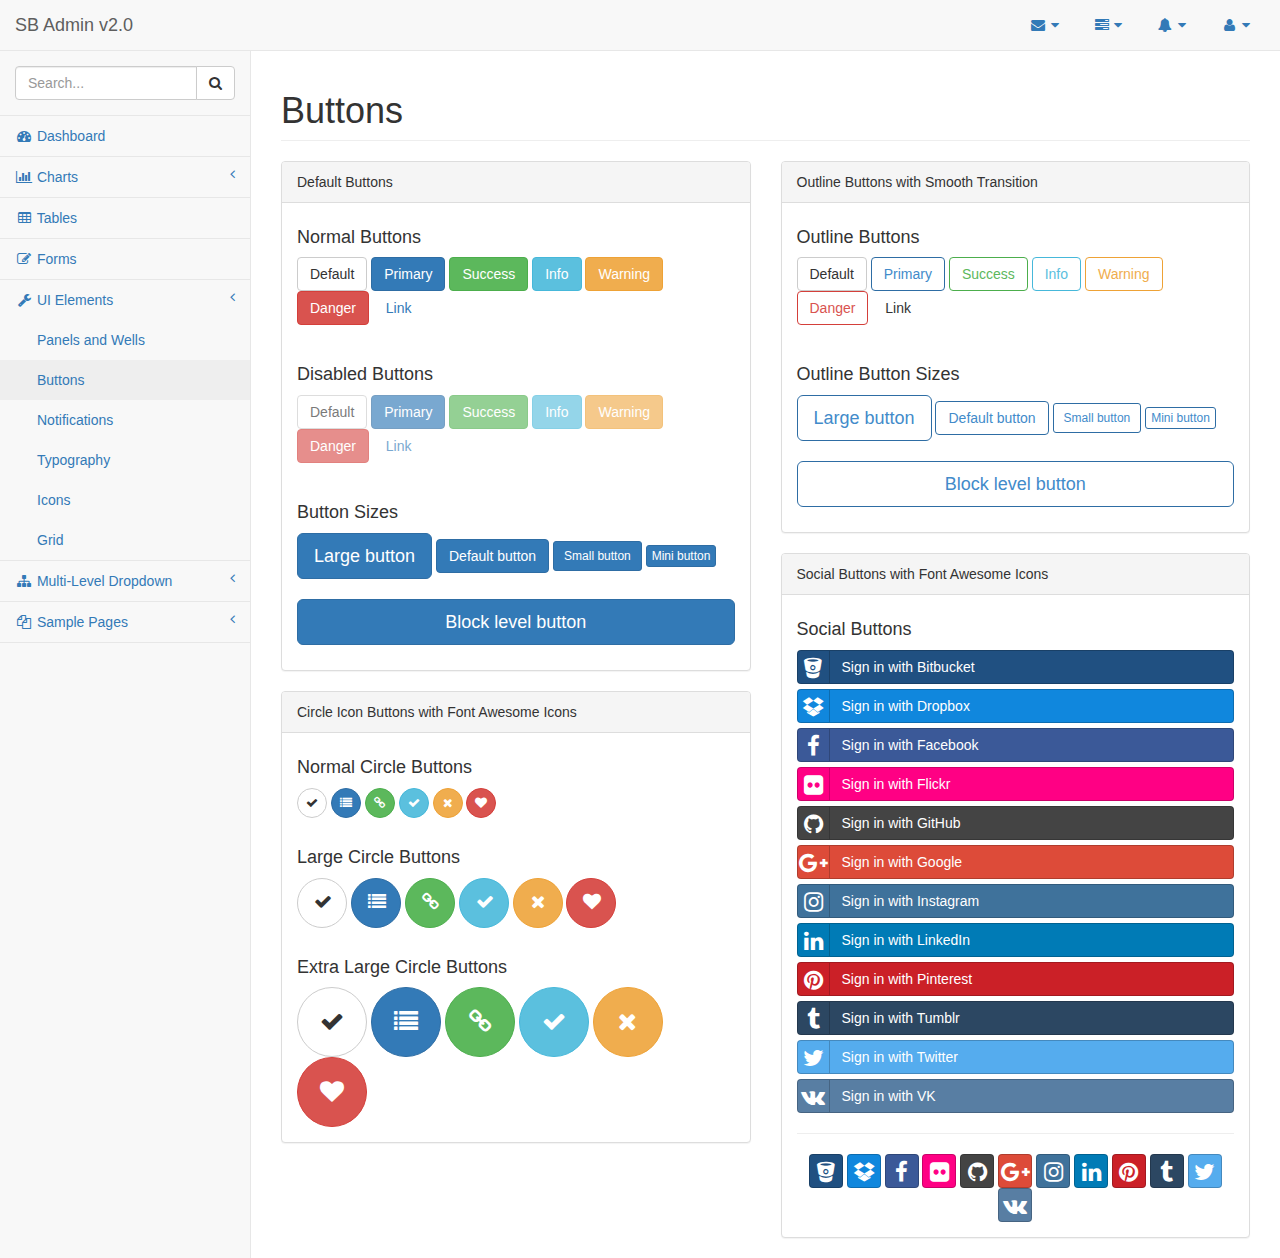
<file: MyERP/Presentacion/Plantilla/pages/buttons.html>
<!DOCTYPE html>
<html lang="en">

<head>

    <meta charset="utf-8">
    <meta http-equiv="X-UA-Compatible" content="IE=edge">
    <meta name="viewport" content="width=device-width, initial-scale=1">
    <meta name="description" content="">
    <meta name="author" content="">

    <title>SB Admin 2 - Bootstrap Admin Theme</title>

    <!-- Bootstrap Core CSS -->
    <link href="../vendor/bootstrap/css/bootstrap.min.css" rel="stylesheet">

    <!-- MetisMenu CSS -->
    <link href="../vendor/metisMenu/metisMenu.min.css" rel="stylesheet">

    <!-- Social Buttons CSS -->
    <link href="../vendor/bootstrap-social/bootstrap-social.css" rel="stylesheet">

    <!-- Custom CSS -->
    <link href="../dist/css/sb-admin-2.css" rel="stylesheet">

    <!-- Custom Fonts -->
    <link href="../vendor/font-awesome/css/font-awesome.min.css" rel="stylesheet" type="text/css">

    <!-- HTML5 Shim and Respond.js IE8 support of HTML5 elements and media queries -->
    <!-- WARNING: Respond.js doesn't work if you view the page via file:// -->
    <!--[if lt IE 9]>
        <script src="https://oss.maxcdn.com/libs/html5shiv/3.7.0/html5shiv.js"></script>
        <script src="https://oss.maxcdn.com/libs/respond.js/1.4.2/respond.min.js"></script>
    <![endif]-->

</head>

<body>

    <div id="wrapper">

        <!-- Navigation -->
        <nav class="navbar navbar-default navbar-static-top" role="navigation" style="margin-bottom: 0">
            <div class="navbar-header">
                <button type="button" class="navbar-toggle" data-toggle="collapse" data-target=".navbar-collapse">
                    <span class="sr-only">Toggle navigation</span>
                    <span class="icon-bar"></span>
                    <span class="icon-bar"></span>
                    <span class="icon-bar"></span>
                </button>
                <a class="navbar-brand" href="index.html">SB Admin v2.0</a>
            </div>
            <!-- /.navbar-header -->

            <ul class="nav navbar-top-links navbar-right">
                <li class="dropdown">
                    <a class="dropdown-toggle" data-toggle="dropdown" href="#">
                        <i class="fa fa-envelope fa-fw"></i> <i class="fa fa-caret-down"></i>
                    </a>
                    <ul class="dropdown-menu dropdown-messages">
                        <li>
                            <a href="#">
                                <div>
                                    <strong>John Smith</strong>
                                    <span class="pull-right text-muted">
                                        <em>Yesterday</em>
                                    </span>
                                </div>
                                <div>Lorem ipsum dolor sit amet, consectetur adipiscing elit. Pellentesque eleifend...</div>
                            </a>
                        </li>
                        <li class="divider"></li>
                        <li>
                            <a href="#">
                                <div>
                                    <strong>John Smith</strong>
                                    <span class="pull-right text-muted">
                                        <em>Yesterday</em>
                                    </span>
                                </div>
                                <div>Lorem ipsum dolor sit amet, consectetur adipiscing elit. Pellentesque eleifend...</div>
                            </a>
                        </li>
                        <li class="divider"></li>
                        <li>
                            <a href="#">
                                <div>
                                    <strong>John Smith</strong>
                                    <span class="pull-right text-muted">
                                        <em>Yesterday</em>
                                    </span>
                                </div>
                                <div>Lorem ipsum dolor sit amet, consectetur adipiscing elit. Pellentesque eleifend...</div>
                            </a>
                        </li>
                        <li class="divider"></li>
                        <li>
                            <a class="text-center" href="#">
                                <strong>Read All Messages</strong>
                                <i class="fa fa-angle-right"></i>
                            </a>
                        </li>
                    </ul>
                    <!-- /.dropdown-messages -->
                </li>
                <!-- /.dropdown -->
                <li class="dropdown">
                    <a class="dropdown-toggle" data-toggle="dropdown" href="#">
                        <i class="fa fa-tasks fa-fw"></i> <i class="fa fa-caret-down"></i>
                    </a>
                    <ul class="dropdown-menu dropdown-tasks">
                        <li>
                            <a href="#">
                                <div>
                                    <p>
                                        <strong>Task 1</strong>
                                        <span class="pull-right text-muted">40% Complete</span>
                                    </p>
                                    <div class="progress progress-striped active">
                                        <div class="progress-bar progress-bar-success" role="progressbar" aria-valuenow="40" aria-valuemin="0" aria-valuemax="100" style="width: 40%">
                                            <span class="sr-only">40% Complete (success)</span>
                                        </div>
                                    </div>
                                </div>
                            </a>
                        </li>
                        <li class="divider"></li>
                        <li>
                            <a href="#">
                                <div>
                                    <p>
                                        <strong>Task 2</strong>
                                        <span class="pull-right text-muted">20% Complete</span>
                                    </p>
                                    <div class="progress progress-striped active">
                                        <div class="progress-bar progress-bar-info" role="progressbar" aria-valuenow="20" aria-valuemin="0" aria-valuemax="100" style="width: 20%">
                                            <span class="sr-only">20% Complete</span>
                                        </div>
                                    </div>
                                </div>
                            </a>
                        </li>
                        <li class="divider"></li>
                        <li>
                            <a href="#">
                                <div>
                                    <p>
                                        <strong>Task 3</strong>
                                        <span class="pull-right text-muted">60% Complete</span>
                                    </p>
                                    <div class="progress progress-striped active">
                                        <div class="progress-bar progress-bar-warning" role="progressbar" aria-valuenow="60" aria-valuemin="0" aria-valuemax="100" style="width: 60%">
                                            <span class="sr-only">60% Complete (warning)</span>
                                        </div>
                                    </div>
                                </div>
                            </a>
                        </li>
                        <li class="divider"></li>
                        <li>
                            <a href="#">
                                <div>
                                    <p>
                                        <strong>Task 4</strong>
                                        <span class="pull-right text-muted">80% Complete</span>
                                    </p>
                                    <div class="progress progress-striped active">
                                        <div class="progress-bar progress-bar-danger" role="progressbar" aria-valuenow="80" aria-valuemin="0" aria-valuemax="100" style="width: 80%">
                                            <span class="sr-only">80% Complete (danger)</span>
                                        </div>
                                    </div>
                                </div>
                            </a>
                        </li>
                        <li class="divider"></li>
                        <li>
                            <a class="text-center" href="#">
                                <strong>See All Tasks</strong>
                                <i class="fa fa-angle-right"></i>
                            </a>
                        </li>
                    </ul>
                    <!-- /.dropdown-tasks -->
                </li>
                <!-- /.dropdown -->
                <li class="dropdown">
                    <a class="dropdown-toggle" data-toggle="dropdown" href="#">
                        <i class="fa fa-bell fa-fw"></i> <i class="fa fa-caret-down"></i>
                    </a>
                    <ul class="dropdown-menu dropdown-alerts">
                        <li>
                            <a href="#">
                                <div>
                                    <i class="fa fa-comment fa-fw"></i> New Comment
                                    <span class="pull-right text-muted small">4 minutes ago</span>
                                </div>
                            </a>
                        </li>
                        <li class="divider"></li>
                        <li>
                            <a href="#">
                                <div>
                                    <i class="fa fa-twitter fa-fw"></i> 3 New Followers
                                    <span class="pull-right text-muted small">12 minutes ago</span>
                                </div>
                            </a>
                        </li>
                        <li class="divider"></li>
                        <li>
                            <a href="#">
                                <div>
                                    <i class="fa fa-envelope fa-fw"></i> Message Sent
                                    <span class="pull-right text-muted small">4 minutes ago</span>
                                </div>
                            </a>
                        </li>
                        <li class="divider"></li>
                        <li>
                            <a href="#">
                                <div>
                                    <i class="fa fa-tasks fa-fw"></i> New Task
                                    <span class="pull-right text-muted small">4 minutes ago</span>
                                </div>
                            </a>
                        </li>
                        <li class="divider"></li>
                        <li>
                            <a href="#">
                                <div>
                                    <i class="fa fa-upload fa-fw"></i> Server Rebooted
                                    <span class="pull-right text-muted small">4 minutes ago</span>
                                </div>
                            </a>
                        </li>
                        <li class="divider"></li>
                        <li>
                            <a class="text-center" href="#">
                                <strong>See All Alerts</strong>
                                <i class="fa fa-angle-right"></i>
                            </a>
                        </li>
                    </ul>
                    <!-- /.dropdown-alerts -->
                </li>
                <!-- /.dropdown -->
                <li class="dropdown">
                    <a class="dropdown-toggle" data-toggle="dropdown" href="#">
                        <i class="fa fa-user fa-fw"></i> <i class="fa fa-caret-down"></i>
                    </a>
                    <ul class="dropdown-menu dropdown-user">
                        <li><a href="#"><i class="fa fa-user fa-fw"></i> User Profile</a>
                        </li>
                        <li><a href="#"><i class="fa fa-gear fa-fw"></i> Settings</a>
                        </li>
                        <li class="divider"></li>
                        <li><a href="login.html"><i class="fa fa-sign-out fa-fw"></i> Logout</a>
                        </li>
                    </ul>
                    <!-- /.dropdown-user -->
                </li>
                <!-- /.dropdown -->
            </ul>
            <!-- /.navbar-top-links -->

            <div class="navbar-default sidebar" role="navigation">
                <div class="sidebar-nav navbar-collapse">
                    <ul class="nav" id="side-menu">
                        <li class="sidebar-search">
                            <div class="input-group custom-search-form">
                                <input type="text" class="form-control" placeholder="Search...">
                                <span class="input-group-btn">
                                <button class="btn btn-default" type="button">
                                    <i class="fa fa-search"></i>
                                </button>
                            </span>
                            </div>
                            <!-- /input-group -->
                        </li>
                        <li>
                            <a href="index.html"><i class="fa fa-dashboard fa-fw"></i> Dashboard</a>
                        </li>
                        <li>
                            <a href="#"><i class="fa fa-bar-chart-o fa-fw"></i> Charts<span class="fa arrow"></span></a>
                            <ul class="nav nav-second-level">
                                <li>
                                    <a href="flot.html">Flot Charts</a>
                                </li>
                                <li>
                                    <a href="morris.html">Morris.js Charts</a>
                                </li>
                            </ul>
                            <!-- /.nav-second-level -->
                        </li>
                        <li>
                            <a href="tables.html"><i class="fa fa-table fa-fw"></i> Tables</a>
                        </li>
                        <li>
                            <a href="forms.html"><i class="fa fa-edit fa-fw"></i> Forms</a>
                        </li>
                        <li>
                            <a href="#"><i class="fa fa-wrench fa-fw"></i> UI Elements<span class="fa arrow"></span></a>
                            <ul class="nav nav-second-level">
                                <li>
                                    <a href="panels-wells.html">Panels and Wells</a>
                                </li>
                                <li>
                                    <a href="buttons.html">Buttons</a>
                                </li>
                                <li>
                                    <a href="notifications.html">Notifications</a>
                                </li>
                                <li>
                                    <a href="typography.html">Typography</a>
                                </li>
                                <li>
                                    <a href="icons.html"> Icons</a>
                                </li>
                                <li>
                                    <a href="grid.html">Grid</a>
                                </li>
                            </ul>
                            <!-- /.nav-second-level -->
                        </li>
                        <li>
                            <a href="#"><i class="fa fa-sitemap fa-fw"></i> Multi-Level Dropdown<span class="fa arrow"></span></a>
                            <ul class="nav nav-second-level">
                                <li>
                                    <a href="#">Second Level Item</a>
                                </li>
                                <li>
                                    <a href="#">Second Level Item</a>
                                </li>
                                <li>
                                    <a href="#">Third Level <span class="fa arrow"></span></a>
                                    <ul class="nav nav-third-level">
                                        <li>
                                            <a href="#">Third Level Item</a>
                                        </li>
                                        <li>
                                            <a href="#">Third Level Item</a>
                                        </li>
                                        <li>
                                            <a href="#">Third Level Item</a>
                                        </li>
                                        <li>
                                            <a href="#">Third Level Item</a>
                                        </li>
                                    </ul>
                                    <!-- /.nav-third-level -->
                                </li>
                            </ul>
                            <!-- /.nav-second-level -->
                        </li>
                        <li>
                            <a href="#"><i class="fa fa-files-o fa-fw"></i> Sample Pages<span class="fa arrow"></span></a>
                            <ul class="nav nav-second-level">
                                <li>
                                    <a href="blank.html">Blank Page</a>
                                </li>
                                <li>
                                    <a href="login.html">Login Page</a>
                                </li>
                            </ul>
                            <!-- /.nav-second-level -->
                        </li>
                    </ul>
                </div>
                <!-- /.sidebar-collapse -->
            </div>
            <!-- /.navbar-static-side -->
        </nav>

        <!-- Page Content -->
        <div id="page-wrapper">
            <div class="row">
                <div class="col-lg-12">
                    <h1 class="page-header">Buttons</h1>
                </div>
                <!-- /.col-lg-12 -->
            </div>
            <!-- /.row -->
            <div class="row">
                <div class="col-lg-6">
                    <div class="panel panel-default">
                        <div class="panel-heading">
                            Default Buttons
                        </div>
                        <!-- /.panel-heading -->
                        <div class="panel-body">
                            <h4>Normal Buttons</h4>
                            <p>
                                <button type="button" class="btn btn-default">Default</button>
                                <button type="button" class="btn btn-primary">Primary</button>
                                <button type="button" class="btn btn-success">Success</button>
                                <button type="button" class="btn btn-info">Info</button>
                                <button type="button" class="btn btn-warning">Warning</button>
                                <button type="button" class="btn btn-danger">Danger</button>
                                <button type="button" class="btn btn-link">Link</button>
                            </p>
                            <br>
                            <h4>Disabled Buttons</h4>
                            <p>
                                <button type="button" class="btn btn-default disabled">Default</button>
                                <button type="button" class="btn btn-primary disabled">Primary</button>
                                <button type="button" class="btn btn-success disabled">Success</button>
                                <button type="button" class="btn btn-info disabled">Info</button>
                                <button type="button" class="btn btn-warning disabled">Warning</button>
                                <button type="button" class="btn btn-danger disabled">Danger</button>
                                <button type="button" class="btn btn-link disabled">Link</button>
                            </p>
                            <br>
                            <h4>Button Sizes</h4>
                            <p>
                                <button type="button" class="btn btn-primary btn-lg">Large button</button>
                                <button type="button" class="btn btn-primary">Default button</button>
                                <button type="button" class="btn btn-primary btn-sm">Small button</button>
                                <button type="button" class="btn btn-primary btn-xs">Mini button</button>
                                <br>
                                <br>
                                <button type="button" class="btn btn-primary btn-lg btn-block">Block level button</button>
                            </p>
                        </div>
                        <!-- /.panel-body -->
                    </div>
                    <!-- /.panel -->
                    <div class="panel panel-default">
                        <div class="panel-heading">
                            Circle Icon Buttons with Font Awesome Icons
                        </div>
                        <!-- /.panel-heading -->
                        <div class="panel-body">
                            <h4>Normal Circle Buttons</h4>
                            <button type="button" class="btn btn-default btn-circle"><i class="fa fa-check"></i>
                            </button>
                            <button type="button" class="btn btn-primary btn-circle"><i class="fa fa-list"></i>
                            </button>
                            <button type="button" class="btn btn-success btn-circle"><i class="fa fa-link"></i>
                            </button>
                            <button type="button" class="btn btn-info btn-circle"><i class="fa fa-check"></i>
                            </button>
                            <button type="button" class="btn btn-warning btn-circle"><i class="fa fa-times"></i>
                            </button>
                            <button type="button" class="btn btn-danger btn-circle"><i class="fa fa-heart"></i>
                            </button>
                            <br>
                            <br>
                            <h4>Large Circle Buttons</h4>
                            <button type="button" class="btn btn-default btn-circle btn-lg"><i class="fa fa-check"></i>
                            </button>
                            <button type="button" class="btn btn-primary btn-circle btn-lg"><i class="fa fa-list"></i>
                            </button>
                            <button type="button" class="btn btn-success btn-circle btn-lg"><i class="fa fa-link"></i>
                            </button>
                            <button type="button" class="btn btn-info btn-circle btn-lg"><i class="fa fa-check"></i>
                            </button>
                            <button type="button" class="btn btn-warning btn-circle btn-lg"><i class="fa fa-times"></i>
                            </button>
                            <button type="button" class="btn btn-danger btn-circle btn-lg"><i class="fa fa-heart"></i>
                            </button>
                            <br>
                            <br>
                            <h4>Extra Large Circle Buttons</h4>
                            <button type="button" class="btn btn-default btn-circle btn-xl"><i class="fa fa-check"></i>
                            </button>
                            <button type="button" class="btn btn-primary btn-circle btn-xl"><i class="fa fa-list"></i>
                            </button>
                            <button type="button" class="btn btn-success btn-circle btn-xl"><i class="fa fa-link"></i>
                            </button>
                            <button type="button" class="btn btn-info btn-circle btn-xl"><i class="fa fa-check"></i>
                            </button>
                            <button type="button" class="btn btn-warning btn-circle btn-xl"><i class="fa fa-times"></i>
                            </button>
                            <button type="button" class="btn btn-danger btn-circle btn-xl"><i class="fa fa-heart"></i>
                            </button>
                        </div>
                        <!-- /.panel-body -->
                    </div>
                    <!-- /.panel -->
                </div>
                <!-- /.col-lg-6 -->
                <div class="col-lg-6">
                    <div class="panel panel-default">
                        <div class="panel-heading">
                            Outline Buttons with Smooth Transition
                        </div>
                        <!-- /.panel-heading -->
                        <div class="panel-body">
                            <h4>Outline Buttons</h4>
                            <p>
                                <button type="button" class="btn btn-outline btn-default">Default</button>
                                <button type="button" class="btn btn-outline btn-primary">Primary</button>
                                <button type="button" class="btn btn-outline btn-success">Success</button>
                                <button type="button" class="btn btn-outline btn-info">Info</button>
                                <button type="button" class="btn btn-outline btn-warning">Warning</button>
                                <button type="button" class="btn btn-outline btn-danger">Danger</button>
                                <button type="button" class="btn btn-outline btn-link">Link</button>
                            </p>
                            <br>
                            <h4>Outline Button Sizes</h4>
                            <p>
                                <button type="button" class="btn btn-outline btn-primary btn-lg">Large button</button>
                                <button type="button" class="btn btn-outline btn-primary">Default button</button>
                                <button type="button" class="btn btn-outline btn-primary btn-sm">Small button</button>
                                <button type="button" class="btn btn-outline btn-primary btn-xs">Mini button</button>
                                <br>
                                <br>
                                <button type="button" class="btn btn-outline btn-primary btn-lg btn-block">Block level button</button>
                            </p>
                        </div>
                        <!-- /.panel-body -->
                    </div>
                    <!-- /.panel -->
                    <div class="panel panel-default">
                        <div class="panel-heading">
                            Social Buttons with Font Awesome Icons
                        </div>
                        <!-- /.panel-heading -->
                        <div class="panel-body">
                            <h4>Social Buttons</h4>
                            <a class="btn btn-block btn-social btn-bitbucket">
                                <i class="fa fa-bitbucket"></i> Sign in with Bitbucket
                            </a>
                            <a class="btn btn-block btn-social btn-dropbox">
                                <i class="fa fa-dropbox"></i> Sign in with Dropbox
                            </a>
                            <a class="btn btn-block btn-social btn-facebook">
                                <i class="fa fa-facebook"></i> Sign in with Facebook
                            </a>
                            <a class="btn btn-block btn-social btn-flickr">
                                <i class="fa fa-flickr"></i> Sign in with Flickr
                            </a>
                            <a class="btn btn-block btn-social btn-github">
                                <i class="fa fa-github"></i> Sign in with GitHub
                            </a>
                            <a class="btn btn-block btn-social btn-google-plus">
                                <i class="fa fa-google-plus"></i> Sign in with Google
                            </a>
                            <a class="btn btn-block btn-social btn-instagram">
                                <i class="fa fa-instagram"></i> Sign in with Instagram
                            </a>
                            <a class="btn btn-block btn-social btn-linkedin">
                                <i class="fa fa-linkedin"></i> Sign in with LinkedIn
                            </a>
                            <a class="btn btn-block btn-social btn-pinterest">
                                <i class="fa fa-pinterest"></i> Sign in with Pinterest
                            </a>
                            <a class="btn btn-block btn-social btn-tumblr">
                                <i class="fa fa-tumblr"></i> Sign in with Tumblr
                            </a>
                            <a class="btn btn-block btn-social btn-twitter">
                                <i class="fa fa-twitter"></i> Sign in with Twitter
                            </a>
                            <a class="btn btn-block btn-social btn-vk">
                                <i class="fa fa-vk"></i> Sign in with VK
                            </a>

                            <hr>

                            <div class="text-center">
                                <a class="btn btn-social-icon btn-bitbucket"><i class="fa fa-bitbucket"></i></a>
                                <a class="btn btn-social-icon btn-dropbox"><i class="fa fa-dropbox"></i></a>
                                <a class="btn btn-social-icon btn-facebook"><i class="fa fa-facebook"></i></a>
                                <a class="btn btn-social-icon btn-flickr"><i class="fa fa-flickr"></i></a>
                                <a class="btn btn-social-icon btn-github"><i class="fa fa-github"></i></a>
                                <a class="btn btn-social-icon btn-google-plus"><i class="fa fa-google-plus"></i></a>
                                <a class="btn btn-social-icon btn-instagram"><i class="fa fa-instagram"></i></a>
                                <a class="btn btn-social-icon btn-linkedin"><i class="fa fa-linkedin"></i></a>
                                <a class="btn btn-social-icon btn-pinterest"><i class="fa fa-pinterest"></i></a>
                                <a class="btn btn-social-icon btn-tumblr"><i class="fa fa-tumblr"></i></a>
                                <a class="btn btn-social-icon btn-twitter"><i class="fa fa-twitter"></i></a>
                                <a class="btn btn-social-icon btn-vk"><i class="fa fa-vk"></i></a>
                            </div>
                        </div>
                        <!-- /.panel-body -->
                    </div>
                    <!-- /.panel -->
                </div>
                <!-- /.col-lg-6 -->
            </div>
            <!-- /.row -->
        </div>
        <!-- /#page-wrapper -->

    </div>
    <!-- /#wrapper -->

    <!-- jQuery -->
    <script src="../vendor/jquery/jquery.min.js"></script>

    <!-- Bootstrap Core JavaScript -->
    <script src="../vendor/bootstrap/js/bootstrap.min.js"></script>

    <!-- Metis Menu Plugin JavaScript -->
    <script src="../vendor/metisMenu/metisMenu.min.js"></script>

    <!-- Custom Theme JavaScript -->
    <script src="../dist/js/sb-admin-2.js"></script>

</body>

</html>
</file>
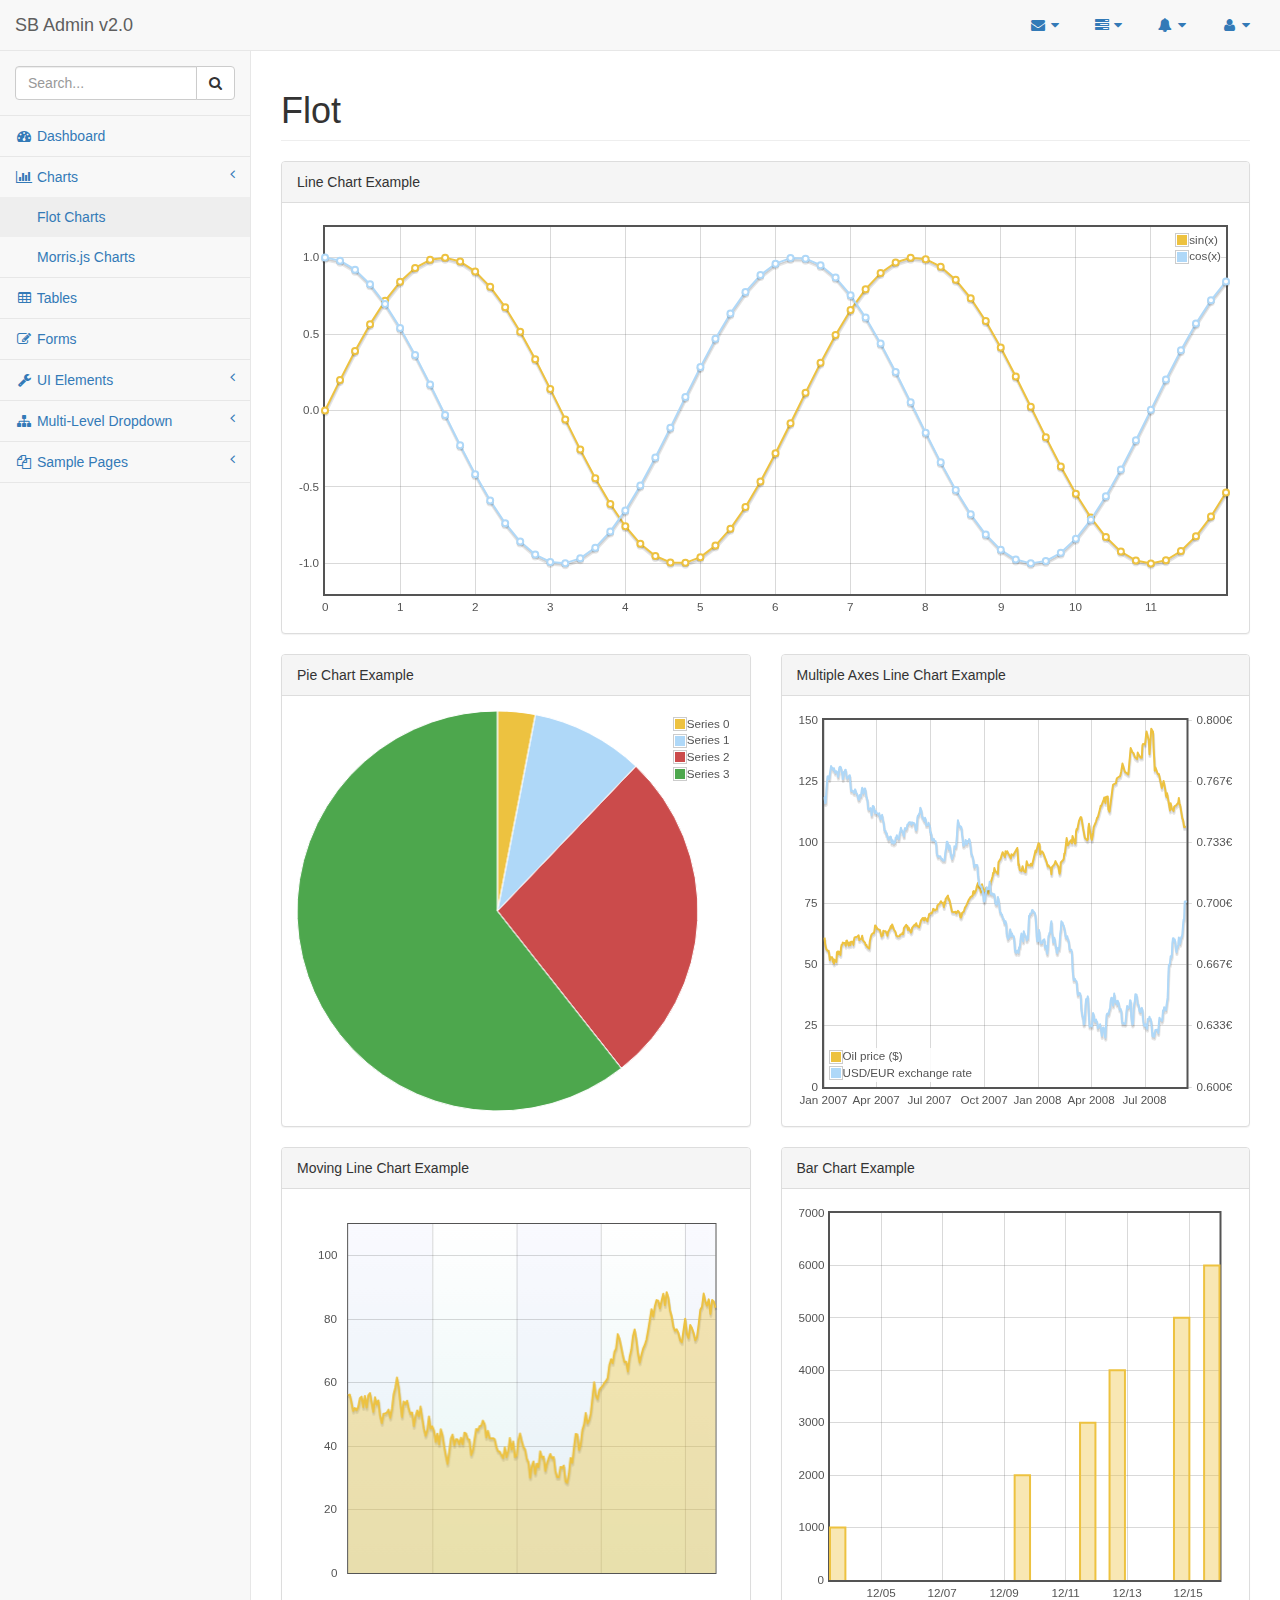
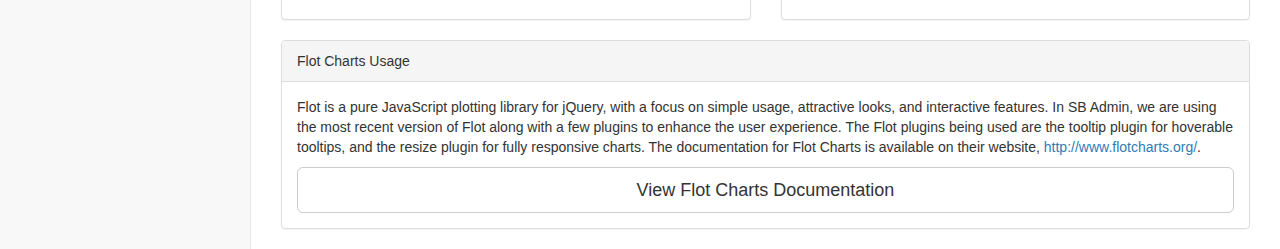
<file: MyERP/Presentacion/Plantilla/pages/flot.html>
<!DOCTYPE html>
<html lang="en">

<head>

    <meta charset="utf-8">
    <meta http-equiv="X-UA-Compatible" content="IE=edge">
    <meta name="viewport" content="width=device-width, initial-scale=1">
    <meta name="description" content="">
    <meta name="author" content="">

    <title>SB Admin 2 - Bootstrap Admin Theme</title>

    <!-- Bootstrap Core CSS -->
    <link href="../vendor/bootstrap/css/bootstrap.min.css" rel="stylesheet">

    <!-- MetisMenu CSS -->
    <link href="../vendor/metisMenu/metisMenu.min.css" rel="stylesheet">

    <!-- Custom CSS -->
    <link href="../dist/css/sb-admin-2.css" rel="stylesheet">

    <!-- Morris Charts CSS -->
    <link href="../vendor/morrisjs/morris.css" rel="stylesheet">

    <!-- Custom Fonts -->
    <link href="../vendor/font-awesome/css/font-awesome.min.css" rel="stylesheet" type="text/css">

    <!-- HTML5 Shim and Respond.js IE8 support of HTML5 elements and media queries -->
    <!-- WARNING: Respond.js doesn't work if you view the page via file:// -->
    <!--[if lt IE 9]>
        <script src="https://oss.maxcdn.com/libs/html5shiv/3.7.0/html5shiv.js"></script>
        <script src="https://oss.maxcdn.com/libs/respond.js/1.4.2/respond.min.js"></script>
    <![endif]-->

</head>

<body>

    <div id="wrapper">

        <!-- Navigation -->
        <nav class="navbar navbar-default navbar-static-top" role="navigation" style="margin-bottom: 0">
            <div class="navbar-header">
                <button type="button" class="navbar-toggle" data-toggle="collapse" data-target=".navbar-collapse">
                    <span class="sr-only">Toggle navigation</span>
                    <span class="icon-bar"></span>
                    <span class="icon-bar"></span>
                    <span class="icon-bar"></span>
                </button>
                <a class="navbar-brand" href="index.html">SB Admin v2.0</a>
            </div>
            <!-- /.navbar-header -->

            <ul class="nav navbar-top-links navbar-right">
                <li class="dropdown">
                    <a class="dropdown-toggle" data-toggle="dropdown" href="#">
                        <i class="fa fa-envelope fa-fw"></i> <i class="fa fa-caret-down"></i>
                    </a>
                    <ul class="dropdown-menu dropdown-messages">
                        <li>
                            <a href="#">
                                <div>
                                    <strong>John Smith</strong>
                                    <span class="pull-right text-muted">
                                        <em>Yesterday</em>
                                    </span>
                                </div>
                                <div>Lorem ipsum dolor sit amet, consectetur adipiscing elit. Pellentesque eleifend...</div>
                            </a>
                        </li>
                        <li class="divider"></li>
                        <li>
                            <a href="#">
                                <div>
                                    <strong>John Smith</strong>
                                    <span class="pull-right text-muted">
                                        <em>Yesterday</em>
                                    </span>
                                </div>
                                <div>Lorem ipsum dolor sit amet, consectetur adipiscing elit. Pellentesque eleifend...</div>
                            </a>
                        </li>
                        <li class="divider"></li>
                        <li>
                            <a href="#">
                                <div>
                                    <strong>John Smith</strong>
                                    <span class="pull-right text-muted">
                                        <em>Yesterday</em>
                                    </span>
                                </div>
                                <div>Lorem ipsum dolor sit amet, consectetur adipiscing elit. Pellentesque eleifend...</div>
                            </a>
                        </li>
                        <li class="divider"></li>
                        <li>
                            <a class="text-center" href="#">
                                <strong>Read All Messages</strong>
                                <i class="fa fa-angle-right"></i>
                            </a>
                        </li>
                    </ul>
                    <!-- /.dropdown-messages -->
                </li>
                <!-- /.dropdown -->
                <li class="dropdown">
                    <a class="dropdown-toggle" data-toggle="dropdown" href="#">
                        <i class="fa fa-tasks fa-fw"></i> <i class="fa fa-caret-down"></i>
                    </a>
                    <ul class="dropdown-menu dropdown-tasks">
                        <li>
                            <a href="#">
                                <div>
                                    <p>
                                        <strong>Task 1</strong>
                                        <span class="pull-right text-muted">40% Complete</span>
                                    </p>
                                    <div class="progress progress-striped active">
                                        <div class="progress-bar progress-bar-success" role="progressbar" aria-valuenow="40" aria-valuemin="0" aria-valuemax="100" style="width: 40%">
                                            <span class="sr-only">40% Complete (success)</span>
                                        </div>
                                    </div>
                                </div>
                            </a>
                        </li>
                        <li class="divider"></li>
                        <li>
                            <a href="#">
                                <div>
                                    <p>
                                        <strong>Task 2</strong>
                                        <span class="pull-right text-muted">20% Complete</span>
                                    </p>
                                    <div class="progress progress-striped active">
                                        <div class="progress-bar progress-bar-info" role="progressbar" aria-valuenow="20" aria-valuemin="0" aria-valuemax="100" style="width: 20%">
                                            <span class="sr-only">20% Complete</span>
                                        </div>
                                    </div>
                                </div>
                            </a>
                        </li>
                        <li class="divider"></li>
                        <li>
                            <a href="#">
                                <div>
                                    <p>
                                        <strong>Task 3</strong>
                                        <span class="pull-right text-muted">60% Complete</span>
                                    </p>
                                    <div class="progress progress-striped active">
                                        <div class="progress-bar progress-bar-warning" role="progressbar" aria-valuenow="60" aria-valuemin="0" aria-valuemax="100" style="width: 60%">
                                            <span class="sr-only">60% Complete (warning)</span>
                                        </div>
                                    </div>
                                </div>
                            </a>
                        </li>
                        <li class="divider"></li>
                        <li>
                            <a href="#">
                                <div>
                                    <p>
                                        <strong>Task 4</strong>
                                        <span class="pull-right text-muted">80% Complete</span>
                                    </p>
                                    <div class="progress progress-striped active">
                                        <div class="progress-bar progress-bar-danger" role="progressbar" aria-valuenow="80" aria-valuemin="0" aria-valuemax="100" style="width: 80%">
                                            <span class="sr-only">80% Complete (danger)</span>
                                        </div>
                                    </div>
                                </div>
                            </a>
                        </li>
                        <li class="divider"></li>
                        <li>
                            <a class="text-center" href="#">
                                <strong>See All Tasks</strong>
                                <i class="fa fa-angle-right"></i>
                            </a>
                        </li>
                    </ul>
                    <!-- /.dropdown-tasks -->
                </li>
                <!-- /.dropdown -->
                <li class="dropdown">
                    <a class="dropdown-toggle" data-toggle="dropdown" href="#">
                        <i class="fa fa-bell fa-fw"></i> <i class="fa fa-caret-down"></i>
                    </a>
                    <ul class="dropdown-menu dropdown-alerts">
                        <li>
                            <a href="#">
                                <div>
                                    <i class="fa fa-comment fa-fw"></i> New Comment
                                    <span class="pull-right text-muted small">4 minutes ago</span>
                                </div>
                            </a>
                        </li>
                        <li class="divider"></li>
                        <li>
                            <a href="#">
                                <div>
                                    <i class="fa fa-twitter fa-fw"></i> 3 New Followers
                                    <span class="pull-right text-muted small">12 minutes ago</span>
                                </div>
                            </a>
                        </li>
                        <li class="divider"></li>
                        <li>
                            <a href="#">
                                <div>
                                    <i class="fa fa-envelope fa-fw"></i> Message Sent
                                    <span class="pull-right text-muted small">4 minutes ago</span>
                                </div>
                            </a>
                        </li>
                        <li class="divider"></li>
                        <li>
                            <a href="#">
                                <div>
                                    <i class="fa fa-tasks fa-fw"></i> New Task
                                    <span class="pull-right text-muted small">4 minutes ago</span>
                                </div>
                            </a>
                        </li>
                        <li class="divider"></li>
                        <li>
                            <a href="#">
                                <div>
                                    <i class="fa fa-upload fa-fw"></i> Server Rebooted
                                    <span class="pull-right text-muted small">4 minutes ago</span>
                                </div>
                            </a>
                        </li>
                        <li class="divider"></li>
                        <li>
                            <a class="text-center" href="#">
                                <strong>See All Alerts</strong>
                                <i class="fa fa-angle-right"></i>
                            </a>
                        </li>
                    </ul>
                    <!-- /.dropdown-alerts -->
                </li>
                <!-- /.dropdown -->
                <li class="dropdown">
                    <a class="dropdown-toggle" data-toggle="dropdown" href="#">
                        <i class="fa fa-user fa-fw"></i> <i class="fa fa-caret-down"></i>
                    </a>
                    <ul class="dropdown-menu dropdown-user">
                        <li><a href="#"><i class="fa fa-user fa-fw"></i> User Profile</a>
                        </li>
                        <li><a href="#"><i class="fa fa-gear fa-fw"></i> Settings</a>
                        </li>
                        <li class="divider"></li>
                        <li><a href="login.html"><i class="fa fa-sign-out fa-fw"></i> Logout</a>
                        </li>
                    </ul>
                    <!-- /.dropdown-user -->
                </li>
                <!-- /.dropdown -->
            </ul>
            <!-- /.navbar-top-links -->

            <div class="navbar-default sidebar" role="navigation">
                <div class="sidebar-nav navbar-collapse">
                    <ul class="nav" id="side-menu">
                        <li class="sidebar-search">
                            <div class="input-group custom-search-form">
                                <input type="text" class="form-control" placeholder="Search...">
                                <span class="input-group-btn">
                                <button class="btn btn-default" type="button">
                                    <i class="fa fa-search"></i>
                                </button>
                            </span>
                            </div>
                            <!-- /input-group -->
                        </li>
                        <li>
                            <a href="index.html"><i class="fa fa-dashboard fa-fw"></i> Dashboard</a>
                        </li>
                        <li>
                            <a href="#"><i class="fa fa-bar-chart-o fa-fw"></i> Charts<span class="fa arrow"></span></a>
                            <ul class="nav nav-second-level">
                                <li>
                                    <a href="flot.html">Flot Charts</a>
                                </li>
                                <li>
                                    <a href="morris.html">Morris.js Charts</a>
                                </li>
                            </ul>
                            <!-- /.nav-second-level -->
                        </li>
                        <li>
                            <a href="tables.html"><i class="fa fa-table fa-fw"></i> Tables</a>
                        </li>
                        <li>
                            <a href="forms.html"><i class="fa fa-edit fa-fw"></i> Forms</a>
                        </li>
                        <li>
                            <a href="#"><i class="fa fa-wrench fa-fw"></i> UI Elements<span class="fa arrow"></span></a>
                            <ul class="nav nav-second-level">
                                <li>
                                    <a href="panels-wells.html">Panels and Wells</a>
                                </li>
                                <li>
                                    <a href="buttons.html">Buttons</a>
                                </li>
                                <li>
                                    <a href="notifications.html">Notifications</a>
                                </li>
                                <li>
                                    <a href="typography.html">Typography</a>
                                </li>
                                <li>
                                    <a href="icons.html"> Icons</a>
                                </li>
                                <li>
                                    <a href="grid.html">Grid</a>
                                </li>
                            </ul>
                            <!-- /.nav-second-level -->
                        </li>
                        <li>
                            <a href="#"><i class="fa fa-sitemap fa-fw"></i> Multi-Level Dropdown<span class="fa arrow"></span></a>
                            <ul class="nav nav-second-level">
                                <li>
                                    <a href="#">Second Level Item</a>
                                </li>
                                <li>
                                    <a href="#">Second Level Item</a>
                                </li>
                                <li>
                                    <a href="#">Third Level <span class="fa arrow"></span></a>
                                    <ul class="nav nav-third-level">
                                        <li>
                                            <a href="#">Third Level Item</a>
                                        </li>
                                        <li>
                                            <a href="#">Third Level Item</a>
                                        </li>
                                        <li>
                                            <a href="#">Third Level Item</a>
                                        </li>
                                        <li>
                                            <a href="#">Third Level Item</a>
                                        </li>
                                    </ul>
                                    <!-- /.nav-third-level -->
                                </li>
                            </ul>
                            <!-- /.nav-second-level -->
                        </li>
                        <li>
                            <a href="#"><i class="fa fa-files-o fa-fw"></i> Sample Pages<span class="fa arrow"></span></a>
                            <ul class="nav nav-second-level">
                                <li>
                                    <a href="blank.html">Blank Page</a>
                                </li>
                                <li>
                                    <a href="login.html">Login Page</a>
                                </li>
                            </ul>
                            <!-- /.nav-second-level -->
                        </li>
                    </ul>
                </div>
                <!-- /.sidebar-collapse -->
            </div>
            <!-- /.navbar-static-side -->
        </nav>

        <div id="page-wrapper">
            <div class="row">
                <div class="col-lg-12">
                    <h1 class="page-header">Flot</h1>
                </div>
                <!-- /.col-lg-12 -->
            </div>
            <!-- /.row -->
            <div class="row">
                <div class="col-lg-12">
                    <div class="panel panel-default">
                        <div class="panel-heading">
                            Line Chart Example
                        </div>
                        <!-- /.panel-heading -->
                        <div class="panel-body">
                            <div class="flot-chart">
                                <div class="flot-chart-content" id="flot-line-chart"></div>
                            </div>
                        </div>
                        <!-- /.panel-body -->
                    </div>
                    <!-- /.panel -->
                </div>
                <!-- /.col-lg-12 -->
                <div class="col-lg-6">
                    <div class="panel panel-default">
                        <div class="panel-heading">
                            Pie Chart Example
                        </div>
                        <!-- /.panel-heading -->
                        <div class="panel-body">
                            <div class="flot-chart">
                                <div class="flot-chart-content" id="flot-pie-chart"></div>
                            </div>
                        </div>
                        <!-- /.panel-body -->
                    </div>
                    <!-- /.panel -->
                </div>
                <!-- /.col-lg-6 -->
                <div class="col-lg-6">
                    <div class="panel panel-default">
                        <div class="panel-heading">
                            Multiple Axes Line Chart Example
                        </div>
                        <!-- /.panel-heading -->
                        <div class="panel-body">
                            <div class="flot-chart">
                                <div class="flot-chart-content" id="flot-line-chart-multi"></div>
                            </div>
                        </div>
                        <!-- /.panel-body -->
                    </div>
                    <!-- /.panel -->
                </div>
                <!-- /.col-lg-6 -->
                <div class="col-lg-6">
                    <div class="panel panel-default">
                        <div class="panel-heading">
                            Moving Line Chart Example
                        </div>
                        <!-- /.panel-heading -->
                        <div class="panel-body">
                            <div class="flot-chart">
                                <div class="flot-chart-content" id="flot-line-chart-moving"></div>
                            </div>
                        </div>
                        <!-- /.panel-body -->
                    </div>
                    <!-- /.panel -->
                </div>
                <!-- /.col-lg-6 -->
                <div class="col-lg-6">
                    <div class="panel panel-default">
                        <div class="panel-heading">
                            Bar Chart Example
                        </div>
                        <!-- /.panel-heading -->
                        <div class="panel-body">
                            <div class="flot-chart">
                                <div class="flot-chart-content" id="flot-bar-chart"></div>
                            </div>
                        </div>
                        <!-- /.panel-body -->
                    </div>
                    <!-- /.panel -->
                </div>
                <!-- /.col-lg-6 -->
                <div class="col-lg-12">
                    <div class="panel panel-default">
                        <div class="panel-heading">
                            Flot Charts Usage
                        </div>
                        <!-- /.panel-heading -->
                        <div class="panel-body">
                            <p>Flot is a pure JavaScript plotting library for jQuery, with a focus on simple usage, attractive looks, and interactive features. In SB Admin, we are using the most recent version of Flot along with a few plugins to enhance the user experience. The Flot plugins being used are the tooltip plugin for hoverable tooltips, and the resize plugin for fully responsive charts. The documentation for Flot Charts is available on their website, <a target="_blank" href="http://www.flotcharts.org/">http://www.flotcharts.org/</a>.</p>
                            <a target="_blank" class="btn btn-default btn-lg btn-block" href="http://www.flotcharts.org/">View Flot Charts Documentation</a>
                        </div>
                        <!-- /.panel-body -->
                    </div>
                    <!-- /.panel -->
                </div>
                <!-- /.col-lg-6 -->
            </div>
            <!-- /.row -->
        </div>
        <!-- /#page-wrapper -->

    </div>
    <!-- /#wrapper -->

    <!-- jQuery -->
    <script src="../vendor/jquery/jquery.min.js"></script>

    <!-- Bootstrap Core JavaScript -->
    <script src="../vendor/bootstrap/js/bootstrap.min.js"></script>

    <!-- Metis Menu Plugin JavaScript -->
    <script src="../vendor/metisMenu/metisMenu.min.js"></script>

    <!-- Flot Charts JavaScript -->
    <script src="../vendor/flot/excanvas.min.js"></script>
    <script src="../vendor/flot/jquery.flot.js"></script>
    <script src="../vendor/flot/jquery.flot.pie.js"></script>
    <script src="../vendor/flot/jquery.flot.resize.js"></script>
    <script src="../vendor/flot/jquery.flot.time.js"></script>
    <script src="../vendor/flot-tooltip/jquery.flot.tooltip.min.js"></script>
    <script src="../data/flot-data.js"></script>

    <!-- Custom Theme JavaScript -->
    <script src="../dist/js/sb-admin-2.js"></script>

</body>

</html>
</file>
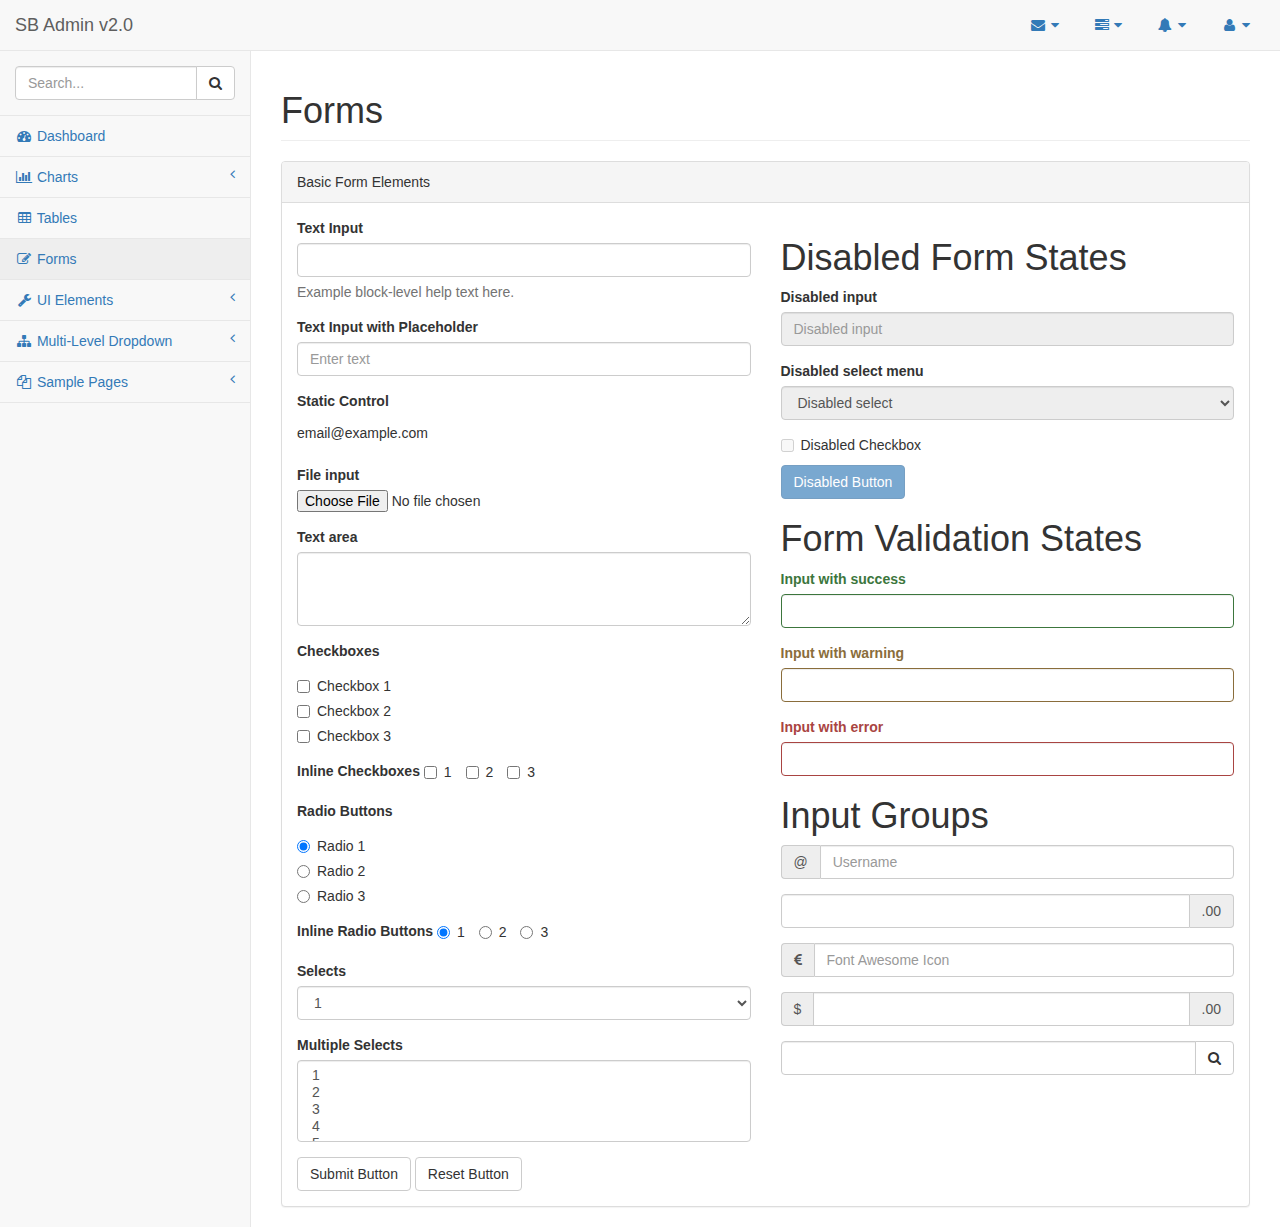
<file: MyERP/Presentacion/Plantilla/pages/forms.html>
<!DOCTYPE html>
<html lang="en">

<head>

    <meta charset="utf-8">
    <meta http-equiv="X-UA-Compatible" content="IE=edge">
    <meta name="viewport" content="width=device-width, initial-scale=1">
    <meta name="description" content="">
    <meta name="author" content="">

    <title>SB Admin 2 - Bootstrap Admin Theme</title>

    <!-- Bootstrap Core CSS -->
    <link href="../vendor/bootstrap/css/bootstrap.min.css" rel="stylesheet">

    <!-- MetisMenu CSS -->
    <link href="../vendor/metisMenu/metisMenu.min.css" rel="stylesheet">

    <!-- Custom CSS -->
    <link href="../dist/css/sb-admin-2.css" rel="stylesheet">

    <!-- Custom Fonts -->
    <link href="../vendor/font-awesome/css/font-awesome.min.css" rel="stylesheet" type="text/css">

    <!-- HTML5 Shim and Respond.js IE8 support of HTML5 elements and media queries -->
    <!-- WARNING: Respond.js doesn't work if you view the page via file:// -->
    <!--[if lt IE 9]>
        <script src="https://oss.maxcdn.com/libs/html5shiv/3.7.0/html5shiv.js"></script>
        <script src="https://oss.maxcdn.com/libs/respond.js/1.4.2/respond.min.js"></script>
    <![endif]-->

</head>

<body>

    <div id="wrapper">

        <!-- Navigation -->
        <nav class="navbar navbar-default navbar-static-top" role="navigation" style="margin-bottom: 0">
            <div class="navbar-header">
                <button type="button" class="navbar-toggle" data-toggle="collapse" data-target=".navbar-collapse">
                    <span class="sr-only">Toggle navigation</span>
                    <span class="icon-bar"></span>
                    <span class="icon-bar"></span>
                    <span class="icon-bar"></span>
                </button>
                <a class="navbar-brand" href="index.html">SB Admin v2.0</a>
            </div>
            <!-- /.navbar-header -->

            <ul class="nav navbar-top-links navbar-right">
                <li class="dropdown">
                    <a class="dropdown-toggle" data-toggle="dropdown" href="#">
                        <i class="fa fa-envelope fa-fw"></i> <i class="fa fa-caret-down"></i>
                    </a>
                    <ul class="dropdown-menu dropdown-messages">
                        <li>
                            <a href="#">
                                <div>
                                    <strong>John Smith</strong>
                                    <span class="pull-right text-muted">
                                        <em>Yesterday</em>
                                    </span>
                                </div>
                                <div>Lorem ipsum dolor sit amet, consectetur adipiscing elit. Pellentesque eleifend...</div>
                            </a>
                        </li>
                        <li class="divider"></li>
                        <li>
                            <a href="#">
                                <div>
                                    <strong>John Smith</strong>
                                    <span class="pull-right text-muted">
                                        <em>Yesterday</em>
                                    </span>
                                </div>
                                <div>Lorem ipsum dolor sit amet, consectetur adipiscing elit. Pellentesque eleifend...</div>
                            </a>
                        </li>
                        <li class="divider"></li>
                        <li>
                            <a href="#">
                                <div>
                                    <strong>John Smith</strong>
                                    <span class="pull-right text-muted">
                                        <em>Yesterday</em>
                                    </span>
                                </div>
                                <div>Lorem ipsum dolor sit amet, consectetur adipiscing elit. Pellentesque eleifend...</div>
                            </a>
                        </li>
                        <li class="divider"></li>
                        <li>
                            <a class="text-center" href="#">
                                <strong>Read All Messages</strong>
                                <i class="fa fa-angle-right"></i>
                            </a>
                        </li>
                    </ul>
                    <!-- /.dropdown-messages -->
                </li>
                <!-- /.dropdown -->
                <li class="dropdown">
                    <a class="dropdown-toggle" data-toggle="dropdown" href="#">
                        <i class="fa fa-tasks fa-fw"></i> <i class="fa fa-caret-down"></i>
                    </a>
                    <ul class="dropdown-menu dropdown-tasks">
                        <li>
                            <a href="#">
                                <div>
                                    <p>
                                        <strong>Task 1</strong>
                                        <span class="pull-right text-muted">40% Complete</span>
                                    </p>
                                    <div class="progress progress-striped active">
                                        <div class="progress-bar progress-bar-success" role="progressbar" aria-valuenow="40" aria-valuemin="0" aria-valuemax="100" style="width: 40%">
                                            <span class="sr-only">40% Complete (success)</span>
                                        </div>
                                    </div>
                                </div>
                            </a>
                        </li>
                        <li class="divider"></li>
                        <li>
                            <a href="#">
                                <div>
                                    <p>
                                        <strong>Task 2</strong>
                                        <span class="pull-right text-muted">20% Complete</span>
                                    </p>
                                    <div class="progress progress-striped active">
                                        <div class="progress-bar progress-bar-info" role="progressbar" aria-valuenow="20" aria-valuemin="0" aria-valuemax="100" style="width: 20%">
                                            <span class="sr-only">20% Complete</span>
                                        </div>
                                    </div>
                                </div>
                            </a>
                        </li>
                        <li class="divider"></li>
                        <li>
                            <a href="#">
                                <div>
                                    <p>
                                        <strong>Task 3</strong>
                                        <span class="pull-right text-muted">60% Complete</span>
                                    </p>
                                    <div class="progress progress-striped active">
                                        <div class="progress-bar progress-bar-warning" role="progressbar" aria-valuenow="60" aria-valuemin="0" aria-valuemax="100" style="width: 60%">
                                            <span class="sr-only">60% Complete (warning)</span>
                                        </div>
                                    </div>
                                </div>
                            </a>
                        </li>
                        <li class="divider"></li>
                        <li>
                            <a href="#">
                                <div>
                                    <p>
                                        <strong>Task 4</strong>
                                        <span class="pull-right text-muted">80% Complete</span>
                                    </p>
                                    <div class="progress progress-striped active">
                                        <div class="progress-bar progress-bar-danger" role="progressbar" aria-valuenow="80" aria-valuemin="0" aria-valuemax="100" style="width: 80%">
                                            <span class="sr-only">80% Complete (danger)</span>
                                        </div>
                                    </div>
                                </div>
                            </a>
                        </li>
                        <li class="divider"></li>
                        <li>
                            <a class="text-center" href="#">
                                <strong>See All Tasks</strong>
                                <i class="fa fa-angle-right"></i>
                            </a>
                        </li>
                    </ul>
                    <!-- /.dropdown-tasks -->
                </li>
                <!-- /.dropdown -->
                <li class="dropdown">
                    <a class="dropdown-toggle" data-toggle="dropdown" href="#">
                        <i class="fa fa-bell fa-fw"></i> <i class="fa fa-caret-down"></i>
                    </a>
                    <ul class="dropdown-menu dropdown-alerts">
                        <li>
                            <a href="#">
                                <div>
                                    <i class="fa fa-comment fa-fw"></i> New Comment
                                    <span class="pull-right text-muted small">4 minutes ago</span>
                                </div>
                            </a>
                        </li>
                        <li class="divider"></li>
                        <li>
                            <a href="#">
                                <div>
                                    <i class="fa fa-twitter fa-fw"></i> 3 New Followers
                                    <span class="pull-right text-muted small">12 minutes ago</span>
                                </div>
                            </a>
                        </li>
                        <li class="divider"></li>
                        <li>
                            <a href="#">
                                <div>
                                    <i class="fa fa-envelope fa-fw"></i> Message Sent
                                    <span class="pull-right text-muted small">4 minutes ago</span>
                                </div>
                            </a>
                        </li>
                        <li class="divider"></li>
                        <li>
                            <a href="#">
                                <div>
                                    <i class="fa fa-tasks fa-fw"></i> New Task
                                    <span class="pull-right text-muted small">4 minutes ago</span>
                                </div>
                            </a>
                        </li>
                        <li class="divider"></li>
                        <li>
                            <a href="#">
                                <div>
                                    <i class="fa fa-upload fa-fw"></i> Server Rebooted
                                    <span class="pull-right text-muted small">4 minutes ago</span>
                                </div>
                            </a>
                        </li>
                        <li class="divider"></li>
                        <li>
                            <a class="text-center" href="#">
                                <strong>See All Alerts</strong>
                                <i class="fa fa-angle-right"></i>
                            </a>
                        </li>
                    </ul>
                    <!-- /.dropdown-alerts -->
                </li>
                <!-- /.dropdown -->
                <li class="dropdown">
                    <a class="dropdown-toggle" data-toggle="dropdown" href="#">
                        <i class="fa fa-user fa-fw"></i> <i class="fa fa-caret-down"></i>
                    </a>
                    <ul class="dropdown-menu dropdown-user">
                        <li><a href="#"><i class="fa fa-user fa-fw"></i> User Profile</a>
                        </li>
                        <li><a href="#"><i class="fa fa-gear fa-fw"></i> Settings</a>
                        </li>
                        <li class="divider"></li>
                        <li><a href="login.html"><i class="fa fa-sign-out fa-fw"></i> Logout</a>
                        </li>
                    </ul>
                    <!-- /.dropdown-user -->
                </li>
                <!-- /.dropdown -->
            </ul>
            <!-- /.navbar-top-links -->

            <div class="navbar-default sidebar" role="navigation">
                <div class="sidebar-nav navbar-collapse">
                    <ul class="nav" id="side-menu">
                        <li class="sidebar-search">
                            <div class="input-group custom-search-form">
                                <input type="text" class="form-control" placeholder="Search...">
                                <span class="input-group-btn">
                                <button class="btn btn-default" type="button">
                                    <i class="fa fa-search"></i>
                                </button>
                            </span>
                            </div>
                            <!-- /input-group -->
                        </li>
                        <li>
                            <a href="index.html"><i class="fa fa-dashboard fa-fw"></i> Dashboard</a>
                        </li>
                        <li>
                            <a href="#"><i class="fa fa-bar-chart-o fa-fw"></i> Charts<span class="fa arrow"></span></a>
                            <ul class="nav nav-second-level">
                                <li>
                                    <a href="flot.html">Flot Charts</a>
                                </li>
                                <li>
                                    <a href="morris.html">Morris.js Charts</a>
                                </li>
                            </ul>
                            <!-- /.nav-second-level -->
                        </li>
                        <li>
                            <a href="tables.html"><i class="fa fa-table fa-fw"></i> Tables</a>
                        </li>
                        <li>
                            <a href="forms.html"><i class="fa fa-edit fa-fw"></i> Forms</a>
                        </li>
                        <li>
                            <a href="#"><i class="fa fa-wrench fa-fw"></i> UI Elements<span class="fa arrow"></span></a>
                            <ul class="nav nav-second-level">
                                <li>
                                    <a href="panels-wells.html">Panels and Wells</a>
                                </li>
                                <li>
                                    <a href="buttons.html">Buttons</a>
                                </li>
                                <li>
                                    <a href="notifications.html">Notifications</a>
                                </li>
                                <li>
                                    <a href="typography.html">Typography</a>
                                </li>
                                <li>
                                    <a href="icons.html"> Icons</a>
                                </li>
                                <li>
                                    <a href="grid.html">Grid</a>
                                </li>
                            </ul>
                            <!-- /.nav-second-level -->
                        </li>
                        <li>
                            <a href="#"><i class="fa fa-sitemap fa-fw"></i> Multi-Level Dropdown<span class="fa arrow"></span></a>
                            <ul class="nav nav-second-level">
                                <li>
                                    <a href="#">Second Level Item</a>
                                </li>
                                <li>
                                    <a href="#">Second Level Item</a>
                                </li>
                                <li>
                                    <a href="#">Third Level <span class="fa arrow"></span></a>
                                    <ul class="nav nav-third-level">
                                        <li>
                                            <a href="#">Third Level Item</a>
                                        </li>
                                        <li>
                                            <a href="#">Third Level Item</a>
                                        </li>
                                        <li>
                                            <a href="#">Third Level Item</a>
                                        </li>
                                        <li>
                                            <a href="#">Third Level Item</a>
                                        </li>
                                    </ul>
                                    <!-- /.nav-third-level -->
                                </li>
                            </ul>
                            <!-- /.nav-second-level -->
                        </li>
                        <li>
                            <a href="#"><i class="fa fa-files-o fa-fw"></i> Sample Pages<span class="fa arrow"></span></a>
                            <ul class="nav nav-second-level">
                                <li>
                                    <a href="blank.html">Blank Page</a>
                                </li>
                                <li>
                                    <a href="login.html">Login Page</a>
                                </li>
                            </ul>
                            <!-- /.nav-second-level -->
                        </li>
                    </ul>
                </div>
                <!-- /.sidebar-collapse -->
            </div>
            <!-- /.navbar-static-side -->
        </nav>

        <div id="page-wrapper">
            <div class="row">
                <div class="col-lg-12">
                    <h1 class="page-header">Forms</h1>
                </div>
                <!-- /.col-lg-12 -->
            </div>
            <!-- /.row -->
            <div class="row">
                <div class="col-lg-12">
                    <div class="panel panel-default">
                        <div class="panel-heading">
                            Basic Form Elements
                        </div>
                        <div class="panel-body">
                            <div class="row">
                                <div class="col-lg-6">
                                    <form role="form">
                                        <div class="form-group">
                                            <label>Text Input</label>
                                            <input class="form-control">
                                            <p class="help-block">Example block-level help text here.</p>
                                        </div>
                                        <div class="form-group">
                                            <label>Text Input with Placeholder</label>
                                            <input class="form-control" placeholder="Enter text">
                                        </div>
                                        <div class="form-group">
                                            <label>Static Control</label>
                                            <p class="form-control-static">email@example.com</p>
                                        </div>
                                        <div class="form-group">
                                            <label>File input</label>
                                            <input type="file">
                                        </div>
                                        <div class="form-group">
                                            <label>Text area</label>
                                            <textarea class="form-control" rows="3"></textarea>
                                        </div>
                                        <div class="form-group">
                                            <label>Checkboxes</label>
                                            <div class="checkbox">
                                                <label>
                                                    <input type="checkbox" value="">Checkbox 1
                                                </label>
                                            </div>
                                            <div class="checkbox">
                                                <label>
                                                    <input type="checkbox" value="">Checkbox 2
                                                </label>
                                            </div>
                                            <div class="checkbox">
                                                <label>
                                                    <input type="checkbox" value="">Checkbox 3
                                                </label>
                                            </div>
                                        </div>
                                        <div class="form-group">
                                            <label>Inline Checkboxes</label>
                                            <label class="checkbox-inline">
                                                <input type="checkbox">1
                                            </label>
                                            <label class="checkbox-inline">
                                                <input type="checkbox">2
                                            </label>
                                            <label class="checkbox-inline">
                                                <input type="checkbox">3
                                            </label>
                                        </div>
                                        <div class="form-group">
                                            <label>Radio Buttons</label>
                                            <div class="radio">
                                                <label>
                                                    <input type="radio" name="optionsRadios" id="optionsRadios1" value="option1" checked>Radio 1
                                                </label>
                                            </div>
                                            <div class="radio">
                                                <label>
                                                    <input type="radio" name="optionsRadios" id="optionsRadios2" value="option2">Radio 2
                                                </label>
                                            </div>
                                            <div class="radio">
                                                <label>
                                                    <input type="radio" name="optionsRadios" id="optionsRadios3" value="option3">Radio 3
                                                </label>
                                            </div>
                                        </div>
                                        <div class="form-group">
                                            <label>Inline Radio Buttons</label>
                                            <label class="radio-inline">
                                                <input type="radio" name="optionsRadiosInline" id="optionsRadiosInline1" value="option1" checked>1
                                            </label>
                                            <label class="radio-inline">
                                                <input type="radio" name="optionsRadiosInline" id="optionsRadiosInline2" value="option2">2
                                            </label>
                                            <label class="radio-inline">
                                                <input type="radio" name="optionsRadiosInline" id="optionsRadiosInline3" value="option3">3
                                            </label>
                                        </div>
                                        <div class="form-group">
                                            <label>Selects</label>
                                            <select class="form-control">
                                                <option>1</option>
                                                <option>2</option>
                                                <option>3</option>
                                                <option>4</option>
                                                <option>5</option>
                                            </select>
                                        </div>
                                        <div class="form-group">
                                            <label>Multiple Selects</label>
                                            <select multiple class="form-control">
                                                <option>1</option>
                                                <option>2</option>
                                                <option>3</option>
                                                <option>4</option>
                                                <option>5</option>
                                            </select>
                                        </div>
                                        <button type="submit" class="btn btn-default">Submit Button</button>
                                        <button type="reset" class="btn btn-default">Reset Button</button>
                                    </form>
                                </div>
                                <!-- /.col-lg-6 (nested) -->
                                <div class="col-lg-6">
                                    <h1>Disabled Form States</h1>
                                    <form role="form">
                                        <fieldset disabled>
                                            <div class="form-group">
                                                <label for="disabledSelect">Disabled input</label>
                                                <input class="form-control" id="disabledInput" type="text" placeholder="Disabled input" disabled>
                                            </div>
                                            <div class="form-group">
                                                <label for="disabledSelect">Disabled select menu</label>
                                                <select id="disabledSelect" class="form-control">
                                                    <option>Disabled select</option>
                                                </select>
                                            </div>
                                            <div class="checkbox">
                                                <label>
                                                    <input type="checkbox">Disabled Checkbox
                                                </label>
                                            </div>
                                            <button type="submit" class="btn btn-primary">Disabled Button</button>
                                        </fieldset>
                                    </form>
                                    <h1>Form Validation States</h1>
                                    <form role="form">
                                        <div class="form-group has-success">
                                            <label class="control-label" for="inputSuccess">Input with success</label>
                                            <input type="text" class="form-control" id="inputSuccess">
                                        </div>
                                        <div class="form-group has-warning">
                                            <label class="control-label" for="inputWarning">Input with warning</label>
                                            <input type="text" class="form-control" id="inputWarning">
                                        </div>
                                        <div class="form-group has-error">
                                            <label class="control-label" for="inputError">Input with error</label>
                                            <input type="text" class="form-control" id="inputError">
                                        </div>
                                    </form>
                                    <h1>Input Groups</h1>
                                    <form role="form">
                                        <div class="form-group input-group">
                                            <span class="input-group-addon">@</span>
                                            <input type="text" class="form-control" placeholder="Username">
                                        </div>
                                        <div class="form-group input-group">
                                            <input type="text" class="form-control">
                                            <span class="input-group-addon">.00</span>
                                        </div>
                                        <div class="form-group input-group">
                                            <span class="input-group-addon"><i class="fa fa-eur"></i>
                                            </span>
                                            <input type="text" class="form-control" placeholder="Font Awesome Icon">
                                        </div>
                                        <div class="form-group input-group">
                                            <span class="input-group-addon">$</span>
                                            <input type="text" class="form-control">
                                            <span class="input-group-addon">.00</span>
                                        </div>
                                        <div class="form-group input-group">
                                            <input type="text" class="form-control">
                                            <span class="input-group-btn">
                                                <button class="btn btn-default" type="button"><i class="fa fa-search"></i>
                                                </button>
                                            </span>
                                        </div>
                                    </form>
                                </div>
                                <!-- /.col-lg-6 (nested) -->
                            </div>
                            <!-- /.row (nested) -->
                        </div>
                        <!-- /.panel-body -->
                    </div>
                    <!-- /.panel -->
                </div>
                <!-- /.col-lg-12 -->
            </div>
            <!-- /.row -->
        </div>
        <!-- /#page-wrapper -->

    </div>
    <!-- /#wrapper -->

    <!-- jQuery -->
    <script src="../vendor/jquery/jquery.min.js"></script>

    <!-- Bootstrap Core JavaScript -->
    <script src="../vendor/bootstrap/js/bootstrap.min.js"></script>

    <!-- Metis Menu Plugin JavaScript -->
    <script src="../vendor/metisMenu/metisMenu.min.js"></script>

    <!-- Custom Theme JavaScript -->
    <script src="../dist/js/sb-admin-2.js"></script>

</body>

</html>
</file>
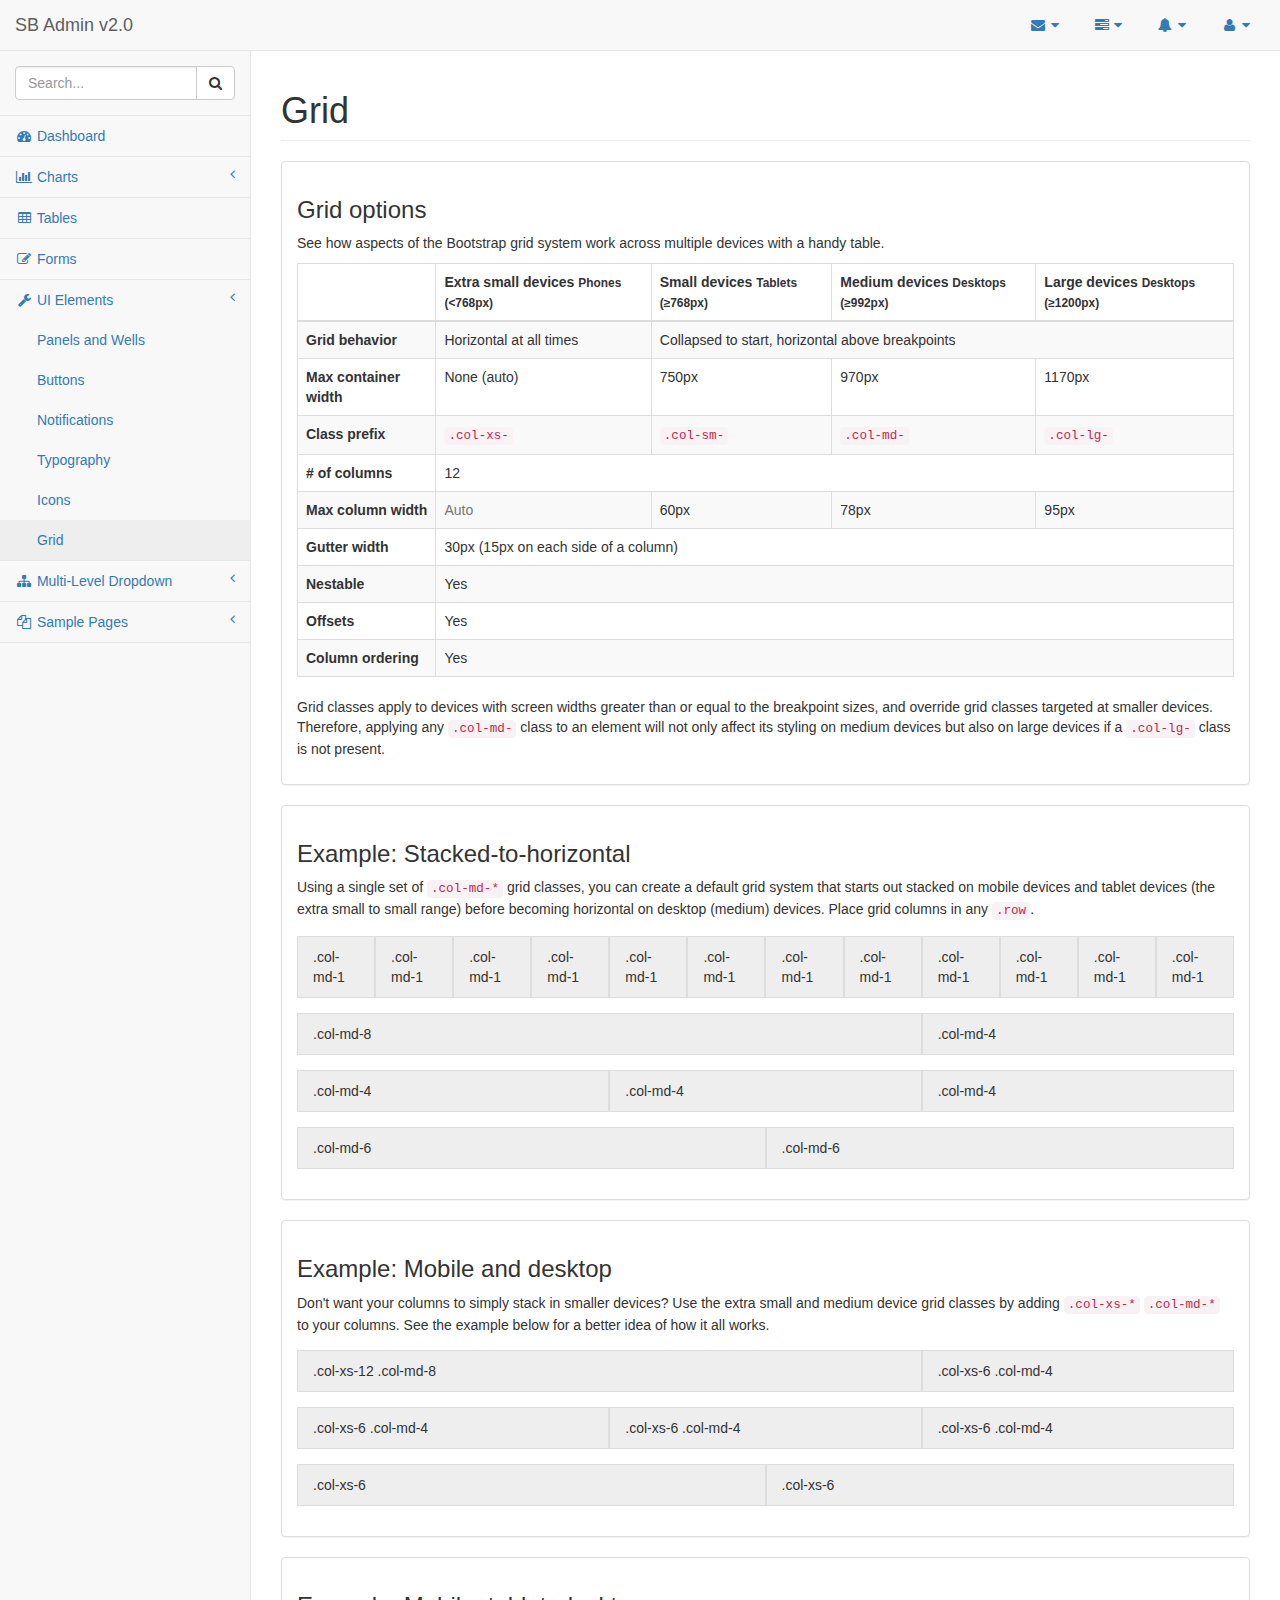
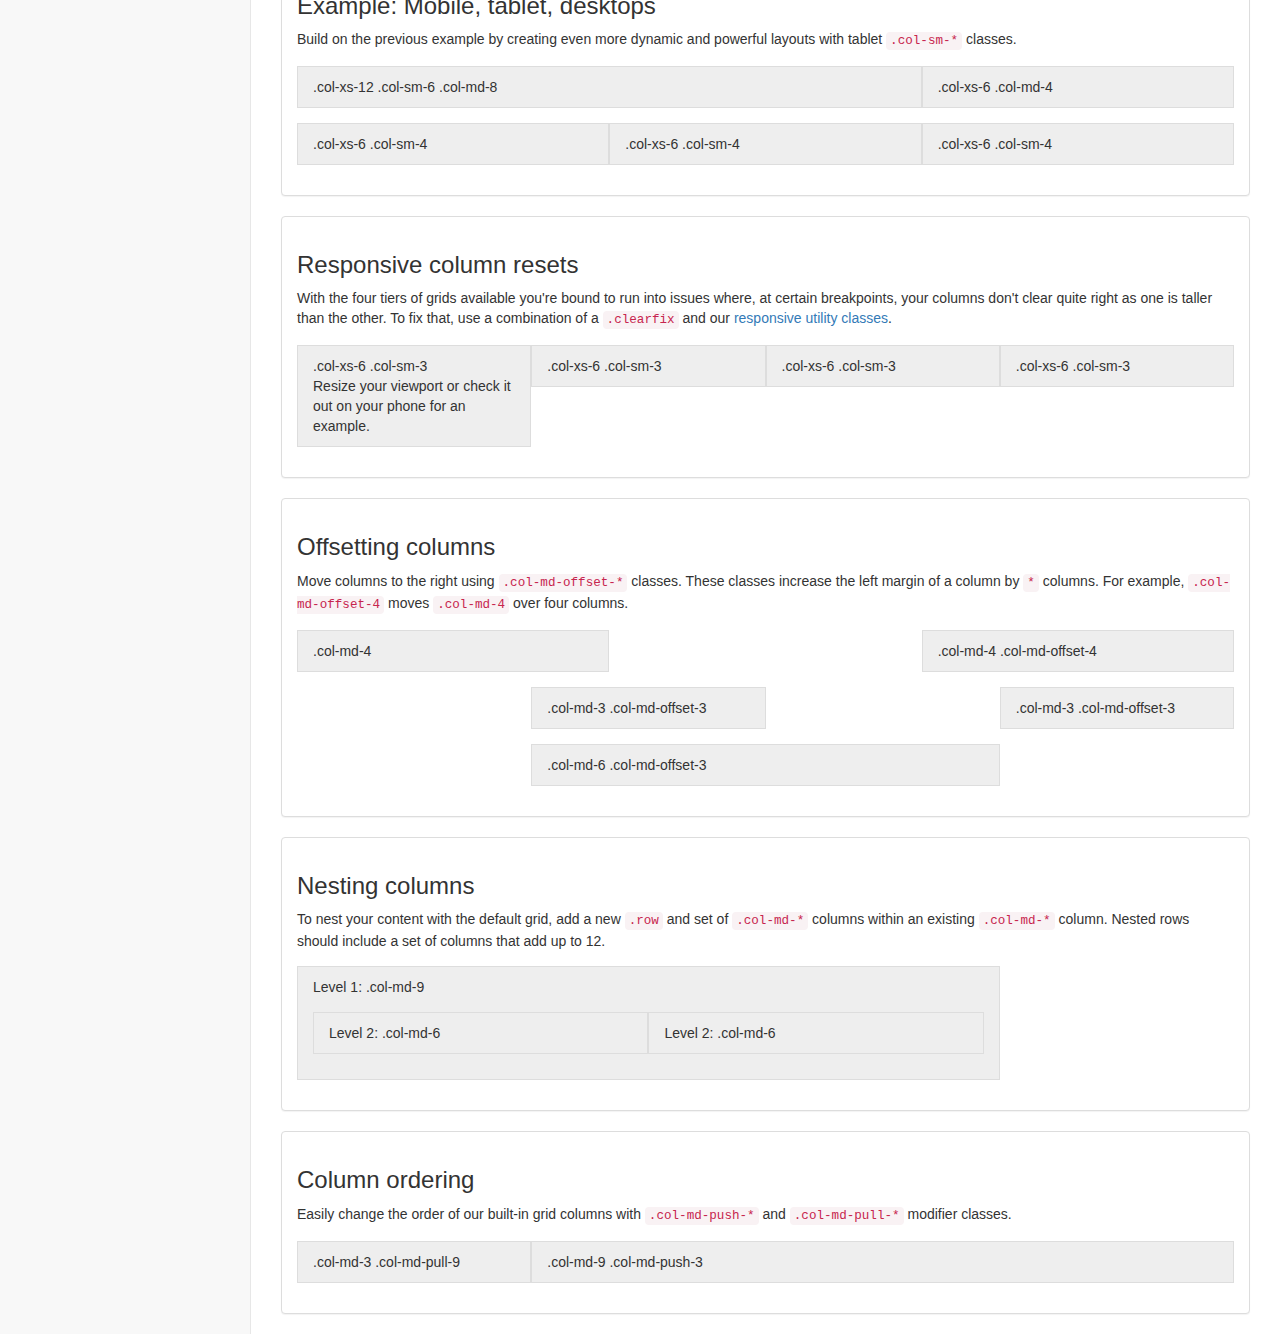
<file: MyERP/Presentacion/Plantilla/pages/grid.html>
<!DOCTYPE html>
<html lang="en">

<head>

    <meta charset="utf-8">
    <meta http-equiv="X-UA-Compatible" content="IE=edge">
    <meta name="viewport" content="width=device-width, initial-scale=1">
    <meta name="description" content="">
    <meta name="author" content="">

    <title>SB Admin 2 - Bootstrap Admin Theme</title>

    <!-- Bootstrap Core CSS -->
    <link href="../vendor/bootstrap/css/bootstrap.min.css" rel="stylesheet">

    <!-- MetisMenu CSS -->
    <link href="../vendor/metisMenu/metisMenu.min.css" rel="stylesheet">

    <!-- Custom CSS -->
    <link href="../dist/css/sb-admin-2.css" rel="stylesheet">

    <!-- Custom Fonts -->
    <link href="../vendor/font-awesome/css/font-awesome.min.css" rel="stylesheet" type="text/css">

    <!-- HTML5 Shim and Respond.js IE8 support of HTML5 elements and media queries -->
    <!-- WARNING: Respond.js doesn't work if you view the page via file:// -->
    <!--[if lt IE 9]>
        <script src="https://oss.maxcdn.com/libs/html5shiv/3.7.0/html5shiv.js"></script>
        <script src="https://oss.maxcdn.com/libs/respond.js/1.4.2/respond.min.js"></script>
    <![endif]-->

</head>

<body>

    <div id="wrapper">

        <!-- Navigation -->
        <nav class="navbar navbar-default navbar-static-top" role="navigation" style="margin-bottom: 0">
            <div class="navbar-header">
                <button type="button" class="navbar-toggle" data-toggle="collapse" data-target=".navbar-collapse">
                    <span class="sr-only">Toggle navigation</span>
                    <span class="icon-bar"></span>
                    <span class="icon-bar"></span>
                    <span class="icon-bar"></span>
                </button>
                <a class="navbar-brand" href="index.html">SB Admin v2.0</a>
            </div>
            <!-- /.navbar-header -->

            <ul class="nav navbar-top-links navbar-right">
                <li class="dropdown">
                    <a class="dropdown-toggle" data-toggle="dropdown" href="#">
                        <i class="fa fa-envelope fa-fw"></i> <i class="fa fa-caret-down"></i>
                    </a>
                    <ul class="dropdown-menu dropdown-messages">
                        <li>
                            <a href="#">
                                <div>
                                    <strong>John Smith</strong>
                                    <span class="pull-right text-muted">
                                        <em>Yesterday</em>
                                    </span>
                                </div>
                                <div>Lorem ipsum dolor sit amet, consectetur adipiscing elit. Pellentesque eleifend...</div>
                            </a>
                        </li>
                        <li class="divider"></li>
                        <li>
                            <a href="#">
                                <div>
                                    <strong>John Smith</strong>
                                    <span class="pull-right text-muted">
                                        <em>Yesterday</em>
                                    </span>
                                </div>
                                <div>Lorem ipsum dolor sit amet, consectetur adipiscing elit. Pellentesque eleifend...</div>
                            </a>
                        </li>
                        <li class="divider"></li>
                        <li>
                            <a href="#">
                                <div>
                                    <strong>John Smith</strong>
                                    <span class="pull-right text-muted">
                                        <em>Yesterday</em>
                                    </span>
                                </div>
                                <div>Lorem ipsum dolor sit amet, consectetur adipiscing elit. Pellentesque eleifend...</div>
                            </a>
                        </li>
                        <li class="divider"></li>
                        <li>
                            <a class="text-center" href="#">
                                <strong>Read All Messages</strong>
                                <i class="fa fa-angle-right"></i>
                            </a>
                        </li>
                    </ul>
                    <!-- /.dropdown-messages -->
                </li>
                <!-- /.dropdown -->
                <li class="dropdown">
                    <a class="dropdown-toggle" data-toggle="dropdown" href="#">
                        <i class="fa fa-tasks fa-fw"></i> <i class="fa fa-caret-down"></i>
                    </a>
                    <ul class="dropdown-menu dropdown-tasks">
                        <li>
                            <a href="#">
                                <div>
                                    <p>
                                        <strong>Task 1</strong>
                                        <span class="pull-right text-muted">40% Complete</span>
                                    </p>
                                    <div class="progress progress-striped active">
                                        <div class="progress-bar progress-bar-success" role="progressbar" aria-valuenow="40" aria-valuemin="0" aria-valuemax="100" style="width: 40%">
                                            <span class="sr-only">40% Complete (success)</span>
                                        </div>
                                    </div>
                                </div>
                            </a>
                        </li>
                        <li class="divider"></li>
                        <li>
                            <a href="#">
                                <div>
                                    <p>
                                        <strong>Task 2</strong>
                                        <span class="pull-right text-muted">20% Complete</span>
                                    </p>
                                    <div class="progress progress-striped active">
                                        <div class="progress-bar progress-bar-info" role="progressbar" aria-valuenow="20" aria-valuemin="0" aria-valuemax="100" style="width: 20%">
                                            <span class="sr-only">20% Complete</span>
                                        </div>
                                    </div>
                                </div>
                            </a>
                        </li>
                        <li class="divider"></li>
                        <li>
                            <a href="#">
                                <div>
                                    <p>
                                        <strong>Task 3</strong>
                                        <span class="pull-right text-muted">60% Complete</span>
                                    </p>
                                    <div class="progress progress-striped active">
                                        <div class="progress-bar progress-bar-warning" role="progressbar" aria-valuenow="60" aria-valuemin="0" aria-valuemax="100" style="width: 60%">
                                            <span class="sr-only">60% Complete (warning)</span>
                                        </div>
                                    </div>
                                </div>
                            </a>
                        </li>
                        <li class="divider"></li>
                        <li>
                            <a href="#">
                                <div>
                                    <p>
                                        <strong>Task 4</strong>
                                        <span class="pull-right text-muted">80% Complete</span>
                                    </p>
                                    <div class="progress progress-striped active">
                                        <div class="progress-bar progress-bar-danger" role="progressbar" aria-valuenow="80" aria-valuemin="0" aria-valuemax="100" style="width: 80%">
                                            <span class="sr-only">80% Complete (danger)</span>
                                        </div>
                                    </div>
                                </div>
                            </a>
                        </li>
                        <li class="divider"></li>
                        <li>
                            <a class="text-center" href="#">
                                <strong>See All Tasks</strong>
                                <i class="fa fa-angle-right"></i>
                            </a>
                        </li>
                    </ul>
                    <!-- /.dropdown-tasks -->
                </li>
                <!-- /.dropdown -->
                <li class="dropdown">
                    <a class="dropdown-toggle" data-toggle="dropdown" href="#">
                        <i class="fa fa-bell fa-fw"></i> <i class="fa fa-caret-down"></i>
                    </a>
                    <ul class="dropdown-menu dropdown-alerts">
                        <li>
                            <a href="#">
                                <div>
                                    <i class="fa fa-comment fa-fw"></i> New Comment
                                    <span class="pull-right text-muted small">4 minutes ago</span>
                                </div>
                            </a>
                        </li>
                        <li class="divider"></li>
                        <li>
                            <a href="#">
                                <div>
                                    <i class="fa fa-twitter fa-fw"></i> 3 New Followers
                                    <span class="pull-right text-muted small">12 minutes ago</span>
                                </div>
                            </a>
                        </li>
                        <li class="divider"></li>
                        <li>
                            <a href="#">
                                <div>
                                    <i class="fa fa-envelope fa-fw"></i> Message Sent
                                    <span class="pull-right text-muted small">4 minutes ago</span>
                                </div>
                            </a>
                        </li>
                        <li class="divider"></li>
                        <li>
                            <a href="#">
                                <div>
                                    <i class="fa fa-tasks fa-fw"></i> New Task
                                    <span class="pull-right text-muted small">4 minutes ago</span>
                                </div>
                            </a>
                        </li>
                        <li class="divider"></li>
                        <li>
                            <a href="#">
                                <div>
                                    <i class="fa fa-upload fa-fw"></i> Server Rebooted
                                    <span class="pull-right text-muted small">4 minutes ago</span>
                                </div>
                            </a>
                        </li>
                        <li class="divider"></li>
                        <li>
                            <a class="text-center" href="#">
                                <strong>See All Alerts</strong>
                                <i class="fa fa-angle-right"></i>
                            </a>
                        </li>
                    </ul>
                    <!-- /.dropdown-alerts -->
                </li>
                <!-- /.dropdown -->
                <li class="dropdown">
                    <a class="dropdown-toggle" data-toggle="dropdown" href="#">
                        <i class="fa fa-user fa-fw"></i> <i class="fa fa-caret-down"></i>
                    </a>
                    <ul class="dropdown-menu dropdown-user">
                        <li><a href="#"><i class="fa fa-user fa-fw"></i> User Profile</a>
                        </li>
                        <li><a href="#"><i class="fa fa-gear fa-fw"></i> Settings</a>
                        </li>
                        <li class="divider"></li>
                        <li><a href="login.html"><i class="fa fa-sign-out fa-fw"></i> Logout</a>
                        </li>
                    </ul>
                    <!-- /.dropdown-user -->
                </li>
                <!-- /.dropdown -->
            </ul>
            <!-- /.navbar-top-links -->

            <div class="navbar-default sidebar" role="navigation">
                <div class="sidebar-nav navbar-collapse">
                    <ul class="nav" id="side-menu">
                        <li class="sidebar-search">
                            <div class="input-group custom-search-form">
                                <input type="text" class="form-control" placeholder="Search...">
                                <span class="input-group-btn">
                                <button class="btn btn-default" type="button">
                                    <i class="fa fa-search"></i>
                                </button>
                            </span>
                            </div>
                            <!-- /input-group -->
                        </li>
                        <li>
                            <a href="index.html"><i class="fa fa-dashboard fa-fw"></i> Dashboard</a>
                        </li>
                        <li>
                            <a href="#"><i class="fa fa-bar-chart-o fa-fw"></i> Charts<span class="fa arrow"></span></a>
                            <ul class="nav nav-second-level">
                                <li>
                                    <a href="flot.html">Flot Charts</a>
                                </li>
                                <li>
                                    <a href="morris.html">Morris.js Charts</a>
                                </li>
                            </ul>
                            <!-- /.nav-second-level -->
                        </li>
                        <li>
                            <a href="tables.html"><i class="fa fa-table fa-fw"></i> Tables</a>
                        </li>
                        <li>
                            <a href="forms.html"><i class="fa fa-edit fa-fw"></i> Forms</a>
                        </li>
                        <li>
                            <a href="#"><i class="fa fa-wrench fa-fw"></i> UI Elements<span class="fa arrow"></span></a>
                            <ul class="nav nav-second-level">
                                <li>
                                    <a href="panels-wells.html">Panels and Wells</a>
                                </li>
                                <li>
                                    <a href="buttons.html">Buttons</a>
                                </li>
                                <li>
                                    <a href="notifications.html">Notifications</a>
                                </li>
                                <li>
                                    <a href="typography.html">Typography</a>
                                </li>
                                <li>
                                    <a href="icons.html"> Icons</a>
                                </li>
                                <li>
                                    <a href="grid.html">Grid</a>
                                </li>
                            </ul>
                            <!-- /.nav-second-level -->
                        </li>
                        <li>
                            <a href="#"><i class="fa fa-sitemap fa-fw"></i> Multi-Level Dropdown<span class="fa arrow"></span></a>
                            <ul class="nav nav-second-level">
                                <li>
                                    <a href="#">Second Level Item</a>
                                </li>
                                <li>
                                    <a href="#">Second Level Item</a>
                                </li>
                                <li>
                                    <a href="#">Third Level <span class="fa arrow"></span></a>
                                    <ul class="nav nav-third-level">
                                        <li>
                                            <a href="#">Third Level Item</a>
                                        </li>
                                        <li>
                                            <a href="#">Third Level Item</a>
                                        </li>
                                        <li>
                                            <a href="#">Third Level Item</a>
                                        </li>
                                        <li>
                                            <a href="#">Third Level Item</a>
                                        </li>
                                    </ul>
                                    <!-- /.nav-third-level -->
                                </li>
                            </ul>
                            <!-- /.nav-second-level -->
                        </li>
                        <li>
                            <a href="#"><i class="fa fa-files-o fa-fw"></i> Sample Pages<span class="fa arrow"></span></a>
                            <ul class="nav nav-second-level">
                                <li>
                                    <a href="blank.html">Blank Page</a>
                                </li>
                                <li>
                                    <a href="login.html">Login Page</a>
                                </li>
                            </ul>
                            <!-- /.nav-second-level -->
                        </li>
                    </ul>
                </div>
                <!-- /.sidebar-collapse -->
            </div>
            <!-- /.navbar-static-side -->
        </nav>

        <div id="page-wrapper">
            <div class="row">
                <div class="col-lg-12">
                    <h1 class="page-header">Grid</h1>
                </div>
                <!-- /.col-lg-12 -->
            </div>
            <!-- /.row -->
            <div class="row">
                <div class="col-lg-12">
                    <div class="panel panel-default">
                        <div class="panel-body">
                            <h3>Grid options</h3>
                            <p>See how aspects of the Bootstrap grid system work across multiple devices with a handy table.</p>
                            <div class="table-responsive">
                                <table class="table table-bordered table-striped">
                                    <thead>
                                        <tr>
                                            <th></th>
                                            <th>
                                                Extra small devices
                                                <small>Phones (&lt;768px)</small>
                                            </th>
                                            <th>
                                                Small devices
                                                <small>Tablets (&ge;768px)</small>
                                            </th>
                                            <th>
                                                Medium devices
                                                <small>Desktops (&ge;992px)</small>
                                            </th>
                                            <th>
                                                Large devices
                                                <small>Desktops (&ge;1200px)</small>
                                            </th>
                                        </tr>
                                    </thead>
                                    <tbody>
                                        <tr>
                                            <th>Grid behavior</th>
                                            <td>Horizontal at all times</td>
                                            <td colspan="3">Collapsed to start, horizontal above breakpoints</td>
                                        </tr>
                                        <tr>
                                            <th>Max container width</th>
                                            <td>None (auto)</td>
                                            <td>750px</td>
                                            <td>970px</td>
                                            <td>1170px</td>
                                        </tr>
                                        <tr>
                                            <th>Class prefix</th>
                                            <td>
                                                <code>.col-xs-</code>
                                            </td>
                                            <td>
                                                <code>.col-sm-</code>
                                            </td>
                                            <td>
                                                <code>.col-md-</code>
                                            </td>
                                            <td>
                                                <code>.col-lg-</code>
                                            </td>
                                        </tr>
                                        <tr>
                                            <th># of columns</th>
                                            <td colspan="4">12</td>
                                        </tr>
                                        <tr>
                                            <th>Max column width</th>
                                            <td class="text-muted">Auto</td>
                                            <td>60px</td>
                                            <td>78px</td>
                                            <td>95px</td>
                                        </tr>
                                        <tr>
                                            <th>Gutter width</th>
                                            <td colspan="4">30px (15px on each side of a column)</td>
                                        </tr>
                                        <tr>
                                            <th>Nestable</th>
                                            <td colspan="4">Yes</td>
                                        </tr>
                                        <tr>
                                            <th>Offsets</th>
                                            <td colspan="4">Yes</td>
                                        </tr>
                                        <tr>
                                            <th>Column ordering</th>
                                            <td colspan="4">Yes</td>
                                        </tr>
                                    </tbody>
                                </table>
                            </div>
                            <p>Grid classes apply to devices with screen widths greater than or equal to the breakpoint sizes, and override grid classes targeted at smaller devices. Therefore, applying any
                                <code>.col-md-</code> class to an element will not only affect its styling on medium devices but also on large devices if a
                                <code>.col-lg-</code> class is not present.</p>
                        </div>
                    </div>
                </div>
                <!-- /.col-lg-12 -->
            </div>
            <!-- /.row -->

            <div class="row">
                <div class="col-lg-12">
                    <div class="panel panel-default">
                        <div class="panel-body">
                            <h3>Example: Stacked-to-horizontal</h3>
                            <p>Using a single set of
                                <code>.col-md-*</code> grid classes, you can create a default grid system that starts out stacked on mobile devices and tablet devices (the extra small to small range) before becoming horizontal on desktop (medium) devices. Place grid columns in any
                                <code>.row</code>.</p>
                            <div class="row show-grid">
                                <div class="col-md-1">.col-md-1</div>
                                <div class="col-md-1">.col-md-1</div>
                                <div class="col-md-1">.col-md-1</div>
                                <div class="col-md-1">.col-md-1</div>
                                <div class="col-md-1">.col-md-1</div>
                                <div class="col-md-1">.col-md-1</div>
                                <div class="col-md-1">.col-md-1</div>
                                <div class="col-md-1">.col-md-1</div>
                                <div class="col-md-1">.col-md-1</div>
                                <div class="col-md-1">.col-md-1</div>
                                <div class="col-md-1">.col-md-1</div>
                                <div class="col-md-1">.col-md-1</div>
                            </div>
                            <div class="row show-grid">
                                <div class="col-md-8">.col-md-8</div>
                                <div class="col-md-4">.col-md-4</div>
                            </div>
                            <div class="row show-grid">
                                <div class="col-md-4">.col-md-4</div>
                                <div class="col-md-4">.col-md-4</div>
                                <div class="col-md-4">.col-md-4</div>
                            </div>
                            <div class="row show-grid">
                                <div class="col-md-6">.col-md-6</div>
                                <div class="col-md-6">.col-md-6</div>
                            </div>
                        </div>
                    </div>
                </div>
                <!-- /.col-lg-12 -->
            </div>
            <!-- /.row -->

            <div class="row">
                <div class="col-lg-12">
                    <div class="panel panel-default">
                        <div class="panel-body">
                            <h3>Example: Mobile and desktop</h3>
                            <p>Don't want your columns to simply stack in smaller devices? Use the extra small and medium device grid classes by adding
                                <code>.col-xs-*</code>
                                <code>.col-md-*</code> to your columns. See the example below for a better idea of how it all works.</p>
                            <div class="row show-grid">
                                <div class="col-xs-12 col-md-8">.col-xs-12 .col-md-8</div>
                                <div class="col-xs-6 col-md-4">.col-xs-6 .col-md-4</div>
                            </div>
                            <div class="row show-grid">
                                <div class="col-xs-6 col-md-4">.col-xs-6 .col-md-4</div>
                                <div class="col-xs-6 col-md-4">.col-xs-6 .col-md-4</div>
                                <div class="col-xs-6 col-md-4">.col-xs-6 .col-md-4</div>
                            </div>
                            <div class="row show-grid">
                                <div class="col-xs-6">.col-xs-6</div>
                                <div class="col-xs-6">.col-xs-6</div>
                            </div>
                        </div>
                    </div>
                </div>
                <!-- /.col-lg-12 -->
            </div>
            <!-- /.row -->

            <div class="row">
                <div class="col-lg-12">
                    <div class="panel panel-default">
                        <div class="panel-body">
                            <h3>Example: Mobile, tablet, desktops</h3>
                            <p>Build on the previous example by creating even more dynamic and powerful layouts with tablet
                                <code>.col-sm-*</code> classes.</p>
                            <div class="row show-grid">
                                <div class="col-xs-12 col-sm-6 col-md-8">.col-xs-12 .col-sm-6 .col-md-8</div>
                                <div class="col-xs-6 col-md-4">.col-xs-6 .col-md-4</div>
                            </div>
                            <div class="row show-grid">
                                <div class="col-xs-6 col-sm-4">.col-xs-6 .col-sm-4</div>
                                <div class="col-xs-6 col-sm-4">.col-xs-6 .col-sm-4</div>
                                <!-- Optional: clear the XS cols if their content doesn't match in height -->
                                <div class="clearfix visible-xs"></div>
                                <div class="col-xs-6 col-sm-4">.col-xs-6 .col-sm-4</div>
                            </div>
                        </div>
                    </div>
                </div>
                <!-- /.col-lg-12 -->
            </div>
            <!-- /.row -->

            <div class="row">
                <div class="col-lg-12">
                    <div class="panel panel-default">
                        <div class="panel-body">
                            <h3 id="grid-responsive-resets">Responsive column resets</h3>
                            <p>With the four tiers of grids available you're bound to run into issues where, at certain breakpoints, your columns don't clear quite right as one is taller than the other. To fix that, use a combination of a
                                <code>.clearfix</code> and our <a href="#responsive-utilities">responsive utility classes</a>.</p>
                            <div class="row show-grid">
                                <div class="col-xs-6 col-sm-3">
                                    .col-xs-6 .col-sm-3
                                    <br>Resize your viewport or check it out on your phone for an example.
                                </div>
                                <div class="col-xs-6 col-sm-3">.col-xs-6 .col-sm-3</div>

                                <!-- Add the extra clearfix for only the required viewport -->
                                <div class="clearfix visible-xs"></div>

                                <div class="col-xs-6 col-sm-3">.col-xs-6 .col-sm-3</div>
                                <div class="col-xs-6 col-sm-3">.col-xs-6 .col-sm-3</div>
                            </div>
                        </div>
                    </div>
                </div>
                <!-- /.col-lg-12 -->
            </div>
            <!-- /.row -->

            <div class="row">
                <div class="col-lg-12">
                    <div class="panel panel-default">
                        <div class="panel-body">
                            <h3 id="grid-offsetting">Offsetting columns</h3>
                            <p>Move columns to the right using
                                <code>.col-md-offset-*</code> classes. These classes increase the left margin of a column by
                                <code>*</code> columns. For example,
                                <code>.col-md-offset-4</code> moves
                                <code>.col-md-4</code> over four columns.</p>
                            <div class="row show-grid">
                                <div class="col-md-4">.col-md-4</div>
                                <div class="col-md-4 col-md-offset-4">.col-md-4 .col-md-offset-4</div>
                            </div>
                            <div class="row show-grid">
                                <div class="col-md-3 col-md-offset-3">.col-md-3 .col-md-offset-3</div>
                                <div class="col-md-3 col-md-offset-3">.col-md-3 .col-md-offset-3</div>
                            </div>
                            <div class="row show-grid">
                                <div class="col-md-6 col-md-offset-3">.col-md-6 .col-md-offset-3</div>
                            </div>
                        </div>
                    </div>
                </div>
                <!-- /.col-lg-12 -->
            </div>
            <!-- /.row -->

            <div class="row">
                <div class="col-lg-12">
                    <div class="panel panel-default">
                        <div class="panel-body">
                            <h3 id="grid-nesting">Nesting columns</h3>
                            <p>To nest your content with the default grid, add a new
                                <code>.row</code> and set of
                                <code>.col-md-*</code> columns within an existing
                                <code>.col-md-*</code> column. Nested rows should include a set of columns that add up to 12.</p>
                            <div class="row show-grid">
                                <div class="col-md-9">
                                    Level 1: .col-md-9
                                    <div class="row show-grid">
                                        <div class="col-md-6">
                                            Level 2: .col-md-6
                                        </div>
                                        <div class="col-md-6">
                                            Level 2: .col-md-6
                                        </div>
                                    </div>
                                </div>
                            </div>
                        </div>
                    </div>
                </div>
                <!-- /.col-lg-12 -->
            </div>
            <!-- /.row -->

            <div class="row">
                <div class="col-lg-12">
                    <div class="panel panel-default">
                        <div class="panel-body">
                            <h3 id="grid-column-ordering">Column ordering</h3>
                            <p>Easily change the order of our built-in grid columns with
                                <code>.col-md-push-*</code> and
                                <code>.col-md-pull-*</code> modifier classes.</p>
                            <div class="row show-grid">
                                <div class="col-md-9 col-md-push-3">.col-md-9 .col-md-push-3</div>
                                <div class="col-md-3 col-md-pull-9">.col-md-3 .col-md-pull-9</div>
                            </div>
                        </div>
                    </div>
                </div>
                <!-- /.col-lg-12 -->
            </div>
            <!-- /.row -->

        </div>
        <!-- /#page-wrapper -->

    </div>
    <!-- /#wrapper -->

    <!-- jQuery -->
    <script src="../vendor/jquery/jquery.min.js"></script>

    <!-- Bootstrap Core JavaScript -->
    <script src="../vendor/bootstrap/js/bootstrap.min.js"></script>

    <!-- Metis Menu Plugin JavaScript -->
    <script src="../vendor/metisMenu/metisMenu.min.js"></script>

    <!-- Custom Theme JavaScript -->
    <script src="../dist/js/sb-admin-2.js"></script>

</body>

</html>
</file>
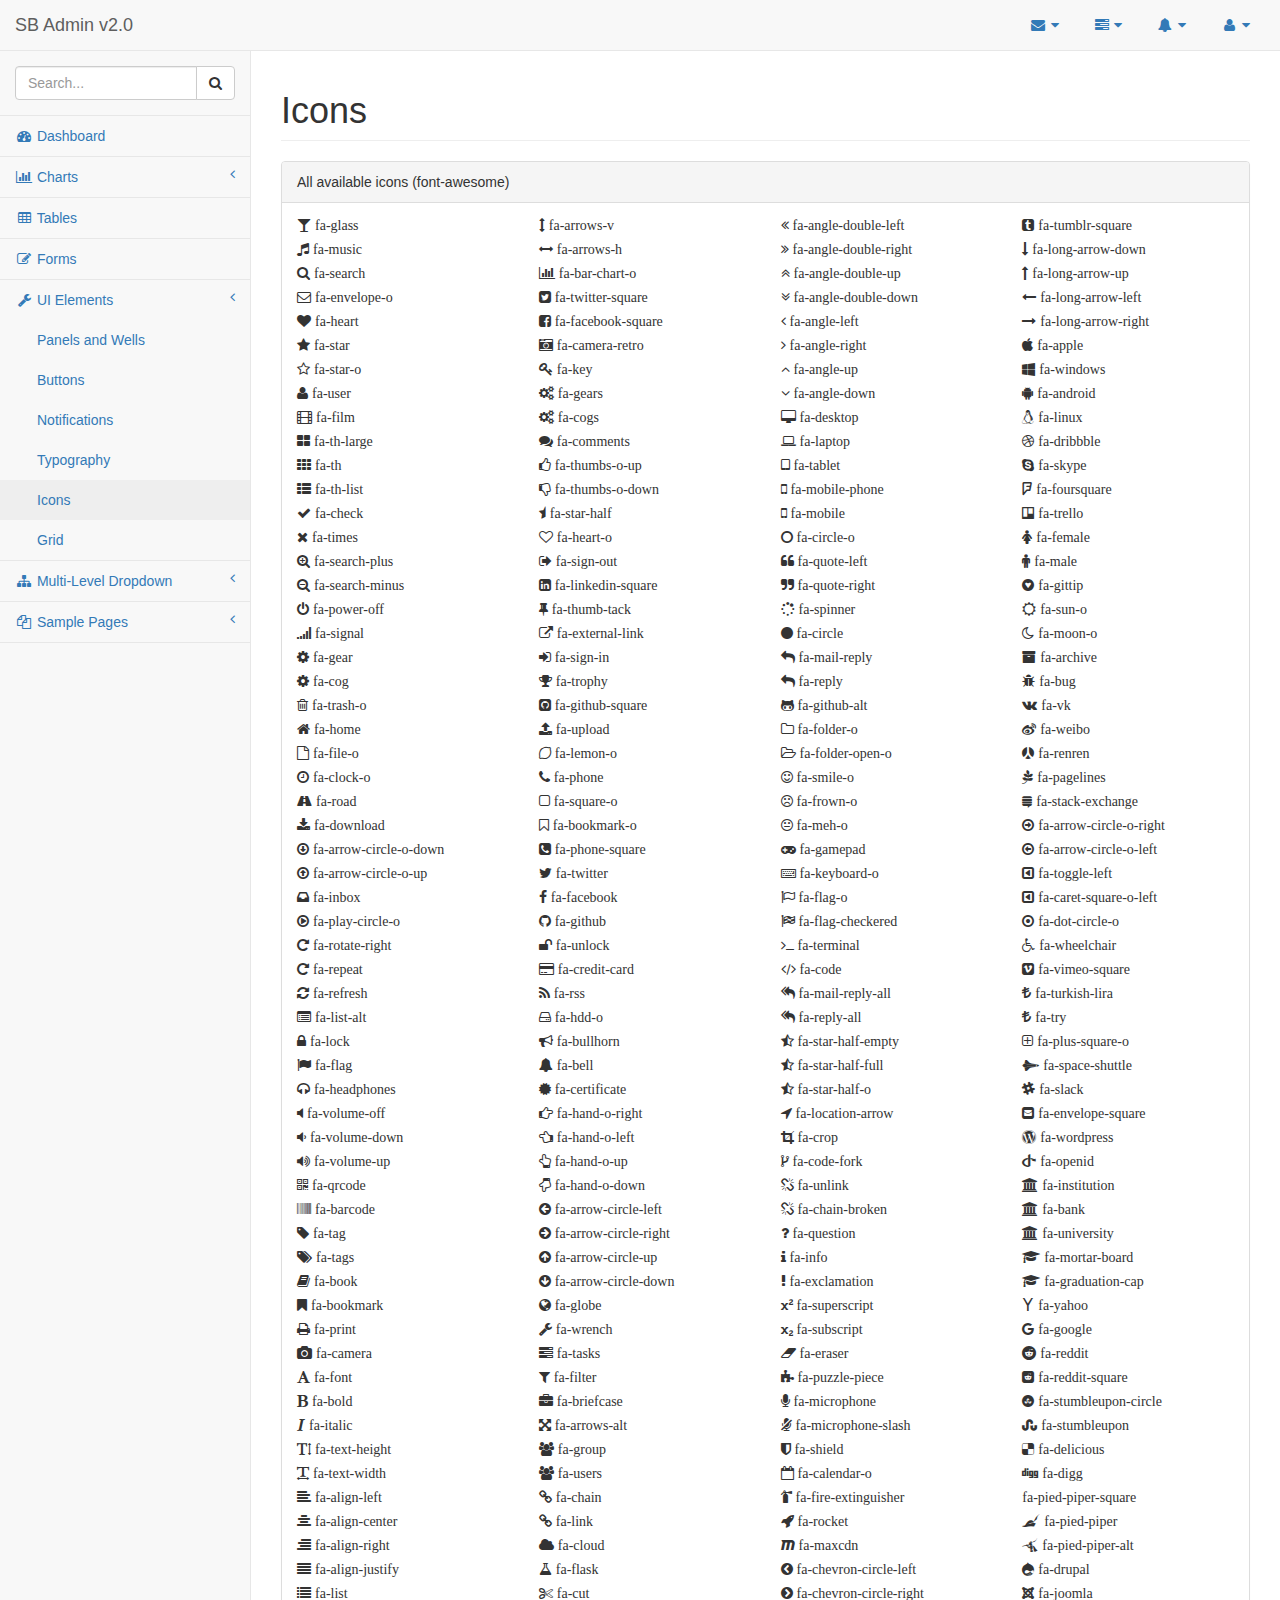
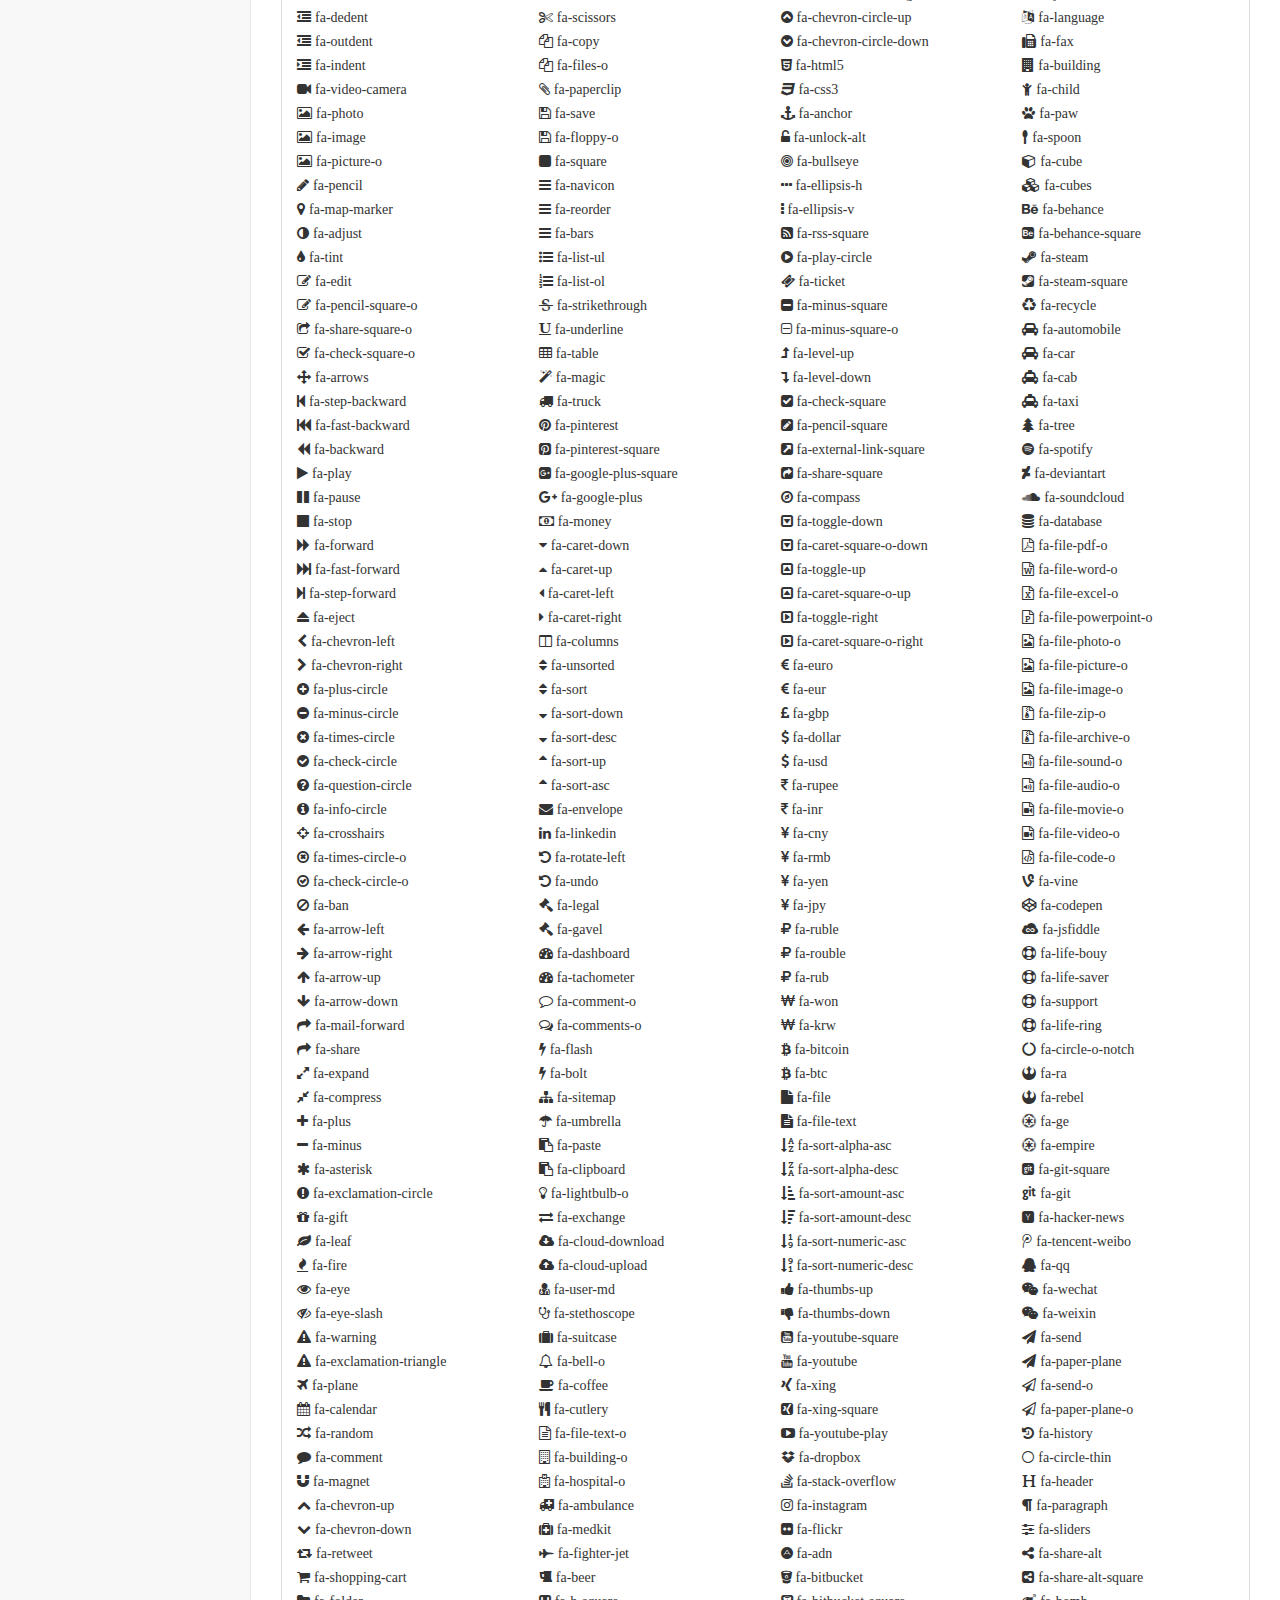
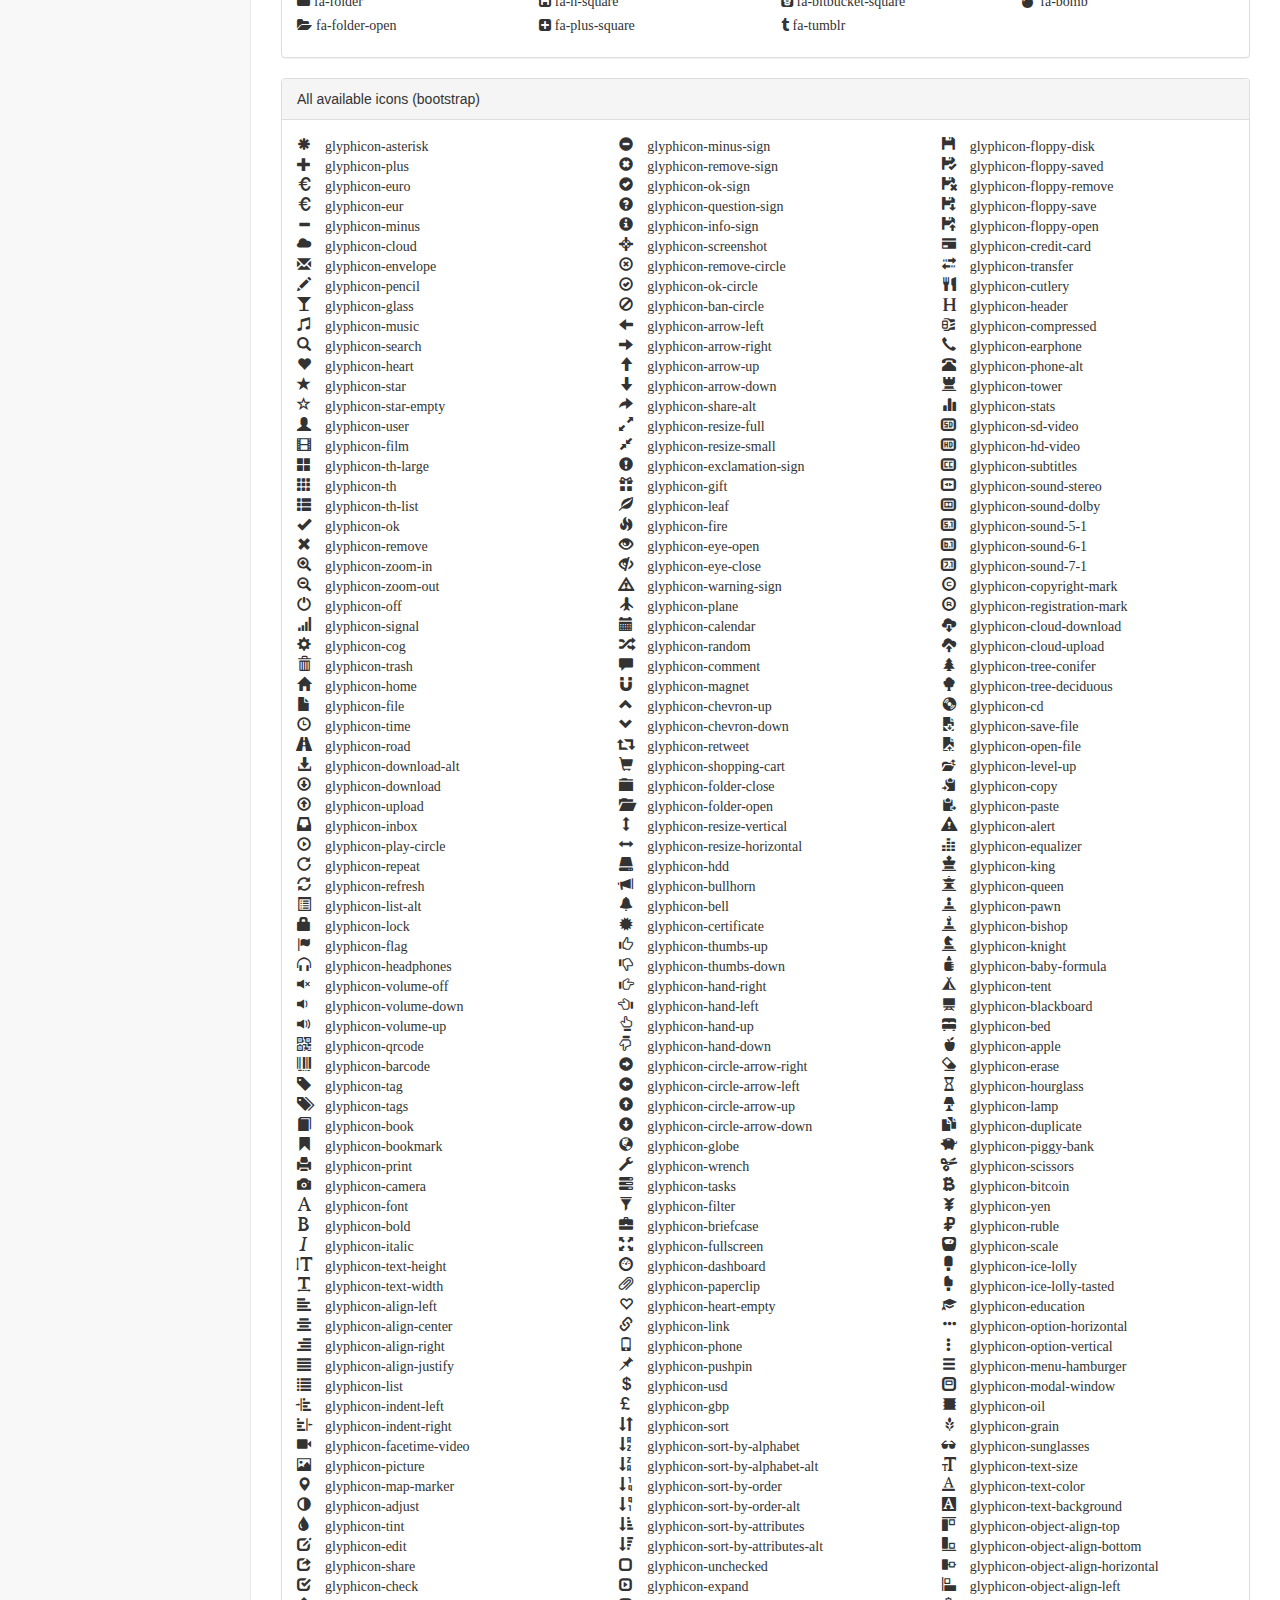
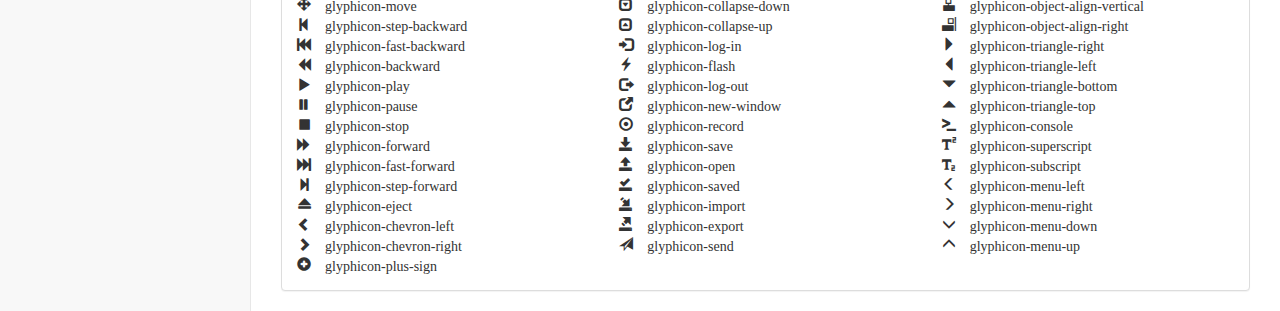
<file: MyERP/Presentacion/Plantilla/pages/icons.html>
<!DOCTYPE html>
<html lang="en">

<head>

    <meta charset="utf-8">
    <meta http-equiv="X-UA-Compatible" content="IE=edge">
    <meta name="viewport" content="width=device-width, initial-scale=1">
    <meta name="description" content="">
    <meta name="author" content="">

    <title>SB Admin 2 - Bootstrap Admin Theme</title>

    <!-- Bootstrap Core CSS -->
    <link href="../vendor/bootstrap/css/bootstrap.min.css" rel="stylesheet">

    <!-- MetisMenu CSS -->
    <link href="../vendor/metisMenu/metisMenu.min.css" rel="stylesheet">

    <!-- Custom CSS -->
    <link href="../dist/css/sb-admin-2.css" rel="stylesheet">

    <!-- Custom Fonts -->
    <link href="../vendor/font-awesome/css/font-awesome.min.css" rel="stylesheet" type="text/css">

    <!-- HTML5 Shim and Respond.js IE8 support of HTML5 elements and media queries -->
    <!-- WARNING: Respond.js doesn't work if you view the page via file:// -->
    <!--[if lt IE 9]>
        <script src="https://oss.maxcdn.com/libs/html5shiv/3.7.0/html5shiv.js"></script>
        <script src="https://oss.maxcdn.com/libs/respond.js/1.4.2/respond.min.js"></script>
    <![endif]-->

</head>

<body>

    <div id="wrapper">

        <!-- Navigation -->
        <nav class="navbar navbar-default navbar-static-top" role="navigation" style="margin-bottom: 0">
            <div class="navbar-header">
                <button type="button" class="navbar-toggle" data-toggle="collapse" data-target=".navbar-collapse">
                    <span class="sr-only">Toggle navigation</span>
                    <span class="icon-bar"></span>
                    <span class="icon-bar"></span>
                    <span class="icon-bar"></span>
                </button>
                <a class="navbar-brand" href="index.html">SB Admin v2.0</a>
            </div>
            <!-- /.navbar-header -->

            <ul class="nav navbar-top-links navbar-right">
                <li class="dropdown">
                    <a class="dropdown-toggle" data-toggle="dropdown" href="#">
                        <i class="fa fa-envelope fa-fw"></i> <i class="fa fa-caret-down"></i>
                    </a>
                    <ul class="dropdown-menu dropdown-messages">
                        <li>
                            <a href="#">
                                <div>
                                    <strong>John Smith</strong>
                                    <span class="pull-right text-muted">
                                            <em>Yesterday</em>
                                        </span>
                                </div>
                                <div>Lorem ipsum dolor sit amet, consectetur adipiscing elit. Pellentesque eleifend...</div>
                            </a>
                        </li>
                        <li class="divider"></li>
                        <li>
                            <a href="#">
                                <div>
                                    <strong>John Smith</strong>
                                    <span class="pull-right text-muted">
                                            <em>Yesterday</em>
                                        </span>
                                </div>
                                <div>Lorem ipsum dolor sit amet, consectetur adipiscing elit. Pellentesque eleifend...</div>
                            </a>
                        </li>
                        <li class="divider"></li>
                        <li>
                            <a href="#">
                                <div>
                                    <strong>John Smith</strong>
                                    <span class="pull-right text-muted">
                                            <em>Yesterday</em>
                                        </span>
                                </div>
                                <div>Lorem ipsum dolor sit amet, consectetur adipiscing elit. Pellentesque eleifend...</div>
                            </a>
                        </li>
                        <li class="divider"></li>
                        <li>
                            <a class="text-center" href="#">
                                <strong>Read All Messages</strong>
                                <i class="fa fa-angle-right"></i>
                            </a>
                        </li>
                    </ul>
                    <!-- /.dropdown-messages -->
                </li>
                <!-- /.dropdown -->
                <li class="dropdown">
                    <a class="dropdown-toggle" data-toggle="dropdown" href="#">
                        <i class="fa fa-tasks fa-fw"></i> <i class="fa fa-caret-down"></i>
                    </a>
                    <ul class="dropdown-menu dropdown-tasks">
                        <li>
                            <a href="#">
                                <div>
                                    <p>
                                        <strong>Task 1</strong>
                                        <span class="pull-right text-muted">40% Complete</span>
                                    </p>
                                    <div class="progress progress-striped active">
                                        <div class="progress-bar progress-bar-success" role="progressbar" aria-valuenow="40" aria-valuemin="0" aria-valuemax="100" style="width: 40%">
                                            <span class="sr-only">40% Complete (success)</span>
                                        </div>
                                    </div>
                                </div>
                            </a>
                        </li>
                        <li class="divider"></li>
                        <li>
                            <a href="#">
                                <div>
                                    <p>
                                        <strong>Task 2</strong>
                                        <span class="pull-right text-muted">20% Complete</span>
                                    </p>
                                    <div class="progress progress-striped active">
                                        <div class="progress-bar progress-bar-info" role="progressbar" aria-valuenow="20" aria-valuemin="0" aria-valuemax="100" style="width: 20%">
                                            <span class="sr-only">20% Complete</span>
                                        </div>
                                    </div>
                                </div>
                            </a>
                        </li>
                        <li class="divider"></li>
                        <li>
                            <a href="#">
                                <div>
                                    <p>
                                        <strong>Task 3</strong>
                                        <span class="pull-right text-muted">60% Complete</span>
                                    </p>
                                    <div class="progress progress-striped active">
                                        <div class="progress-bar progress-bar-warning" role="progressbar" aria-valuenow="60" aria-valuemin="0" aria-valuemax="100" style="width: 60%">
                                            <span class="sr-only">60% Complete (warning)</span>
                                        </div>
                                    </div>
                                </div>
                            </a>
                        </li>
                        <li class="divider"></li>
                        <li>
                            <a href="#">
                                <div>
                                    <p>
                                        <strong>Task 4</strong>
                                        <span class="pull-right text-muted">80% Complete</span>
                                    </p>
                                    <div class="progress progress-striped active">
                                        <div class="progress-bar progress-bar-danger" role="progressbar" aria-valuenow="80" aria-valuemin="0" aria-valuemax="100" style="width: 80%">
                                            <span class="sr-only">80% Complete (danger)</span>
                                        </div>
                                    </div>
                                </div>
                            </a>
                        </li>
                        <li class="divider"></li>
                        <li>
                            <a class="text-center" href="#">
                                <strong>See All Tasks</strong>
                                <i class="fa fa-angle-right"></i>
                            </a>
                        </li>
                    </ul>
                    <!-- /.dropdown-tasks -->
                </li>
                <!-- /.dropdown -->
                <li class="dropdown">
                    <a class="dropdown-toggle" data-toggle="dropdown" href="#">
                        <i class="fa fa-bell fa-fw"></i> <i class="fa fa-caret-down"></i>
                    </a>
                    <ul class="dropdown-menu dropdown-alerts">
                        <li>
                            <a href="#">
                                <div>
                                    <i class="fa fa-comment fa-fw"></i> New Comment
                                    <span class="pull-right text-muted small">4 minutes ago</span>
                                </div>
                            </a>
                        </li>
                        <li class="divider"></li>
                        <li>
                            <a href="#">
                                <div>
                                    <i class="fa fa-twitter fa-fw"></i> 3 New Followers
                                    <span class="pull-right text-muted small">12 minutes ago</span>
                                </div>
                            </a>
                        </li>
                        <li class="divider"></li>
                        <li>
                            <a href="#">
                                <div>
                                    <i class="fa fa-envelope fa-fw"></i> Message Sent
                                    <span class="pull-right text-muted small">4 minutes ago</span>
                                </div>
                            </a>
                        </li>
                        <li class="divider"></li>
                        <li>
                            <a href="#">
                                <div>
                                    <i class="fa fa-tasks fa-fw"></i> New Task
                                    <span class="pull-right text-muted small">4 minutes ago</span>
                                </div>
                            </a>
                        </li>
                        <li class="divider"></li>
                        <li>
                            <a href="#">
                                <div>
                                    <i class="fa fa-upload fa-fw"></i> Server Rebooted
                                    <span class="pull-right text-muted small">4 minutes ago</span>
                                </div>
                            </a>
                        </li>
                        <li class="divider"></li>
                        <li>
                            <a class="text-center" href="#">
                                <strong>See All Alerts</strong>
                                <i class="fa fa-angle-right"></i>
                            </a>
                        </li>
                    </ul>
                    <!-- /.dropdown-alerts -->
                </li>
                <!-- /.dropdown -->
                <li class="dropdown">
                    <a class="dropdown-toggle" data-toggle="dropdown" href="#">
                        <i class="fa fa-user fa-fw"></i> <i class="fa fa-caret-down"></i>
                    </a>
                    <ul class="dropdown-menu dropdown-user">
                        <li><a href="#"><i class="fa fa-user fa-fw"></i> User Profile</a>
                        </li>
                        <li><a href="#"><i class="fa fa-gear fa-fw"></i> Settings</a>
                        </li>
                        <li class="divider"></li>
                        <li><a href="login.html"><i class="fa fa-sign-out fa-fw"></i> Logout</a>
                        </li>
                    </ul>
                    <!-- /.dropdown-user -->
                </li>
                <!-- /.dropdown -->
            </ul>
            <!-- /.navbar-top-links -->

            <div class="navbar-default sidebar" role="navigation">
                <div class="sidebar-nav navbar-collapse">
                    <ul class="nav" id="side-menu">
                        <li class="sidebar-search">
                            <div class="input-group custom-search-form">
                                <input type="text" class="form-control" placeholder="Search...">
                                <span class="input-group-btn">
                                    <button class="btn btn-default" type="button">
                                        <i class="fa fa-search"></i>
                                    </button>
                                </span>
                            </div>
                            <!-- /input-group -->
                        </li>
                        <li>
                            <a href="index.html"><i class="fa fa-dashboard fa-fw"></i> Dashboard</a>
                        </li>
                        <li>
                            <a href="#"><i class="fa fa-bar-chart-o fa-fw"></i> Charts<span class="fa arrow"></span></a>
                            <ul class="nav nav-second-level">
                                <li>
                                    <a href="flot.html">Flot Charts</a>
                                </li>
                                <li>
                                    <a href="morris.html">Morris.js Charts</a>
                                </li>
                            </ul>
                            <!-- /.nav-second-level -->
                        </li>
                        <li>
                            <a href="tables.html"><i class="fa fa-table fa-fw"></i> Tables</a>
                        </li>
                        <li>
                            <a href="forms.html"><i class="fa fa-edit fa-fw"></i> Forms</a>
                        </li>
                        <li>
                            <a href="#"><i class="fa fa-wrench fa-fw"></i> UI Elements<span class="fa arrow"></span></a>
                            <ul class="nav nav-second-level">
                                <li>
                                    <a href="panels-wells.html">Panels and Wells</a>
                                </li>
                                <li>
                                    <a href="buttons.html">Buttons</a>
                                </li>
                                <li>
                                    <a href="notifications.html">Notifications</a>
                                </li>
                                <li>
                                    <a href="typography.html">Typography</a>
                                </li>
                                <li>
                                    <a href="icons.html"> Icons</a>
                                </li>
                                <li>
                                    <a href="grid.html">Grid</a>
                                </li>
                            </ul>
                            <!-- /.nav-second-level -->
                        </li>
                        <li>
                            <a href="#"><i class="fa fa-sitemap fa-fw"></i> Multi-Level Dropdown<span class="fa arrow"></span></a>
                            <ul class="nav nav-second-level">
                                <li>
                                    <a href="#">Second Level Item</a>
                                </li>
                                <li>
                                    <a href="#">Second Level Item</a>
                                </li>
                                <li>
                                    <a href="#">Third Level <span class="fa arrow"></span></a>
                                    <ul class="nav nav-third-level">
                                        <li>
                                            <a href="#">Third Level Item</a>
                                        </li>
                                        <li>
                                            <a href="#">Third Level Item</a>
                                        </li>
                                        <li>
                                            <a href="#">Third Level Item</a>
                                        </li>
                                        <li>
                                            <a href="#">Third Level Item</a>
                                        </li>
                                    </ul>
                                    <!-- /.nav-third-level -->
                                </li>
                            </ul>
                            <!-- /.nav-second-level -->
                        </li>
                        <li>
                            <a href="#"><i class="fa fa-files-o fa-fw"></i> Sample Pages<span class="fa arrow"></span></a>
                            <ul class="nav nav-second-level">
                                <li>
                                    <a href="blank.html">Blank Page</a>
                                </li>
                                <li>
                                    <a href="login.html">Login Page</a>
                                </li>
                            </ul>
                            <!-- /.nav-second-level -->
                        </li>
                    </ul>
                </div>
                <!-- /.sidebar-collapse -->
            </div>
            <!-- /.navbar-static-side -->
        </nav>

        <div id="page-wrapper">
            <div class="row">
                <div class="col-lg-12">
                    <h1 class="page-header">Icons</h1>
                </div>
                <!-- /.col-lg-12 -->
            </div>
            <!-- /.row -->
            <div class="row">
                <div class="col-lg-12">
                    <div class="panel panel-default">
                        <div class="panel-heading">
                            All available icons (font-awesome)
                        </div>
                        <div class="panel-body">
                            <div class="row">
                                <div class="fa col-lg-3">
                                    <p class="fa fa-glass"> fa-glass </p>
                                    <br/>
                                    <p class="fa fa-music"> fa-music </p>
                                    <br/>
                                    <p class="fa fa-search"> fa-search </p>
                                    <br/>
                                    <p class="fa fa-envelope-o"> fa-envelope-o </p>
                                    <br/>
                                    <p class="fa fa-heart"> fa-heart </p>
                                    <br/>
                                    <p class="fa fa-star"> fa-star </p>
                                    <br/>
                                    <p class="fa fa-star-o"> fa-star-o </p>
                                    <br/>
                                    <p class="fa fa-user"> fa-user </p>
                                    <br/>
                                    <p class="fa fa-film"> fa-film </p>
                                    <br/>
                                    <p class="fa fa-th-large"> fa-th-large </p>
                                    <br/>
                                    <p class="fa fa-th"> fa-th </p>
                                    <br/>
                                    <p class="fa fa-th-list"> fa-th-list </p>
                                    <br/>
                                    <p class="fa fa-check"> fa-check </p>
                                    <br/>
                                    <p class="fa fa-times"> fa-times </p>
                                    <br/>
                                    <p class="fa fa-search-plus"> fa-search-plus </p>
                                    <br/>
                                    <p class="fa fa-search-minus"> fa-search-minus </p>
                                    <br/>
                                    <p class="fa fa-power-off"> fa-power-off </p>
                                    <br/>
                                    <p class="fa fa-signal"> fa-signal </p>
                                    <br/>
                                    <p class="fa fa-gear"> fa-gear </p>
                                    <br/>
                                    <p class="fa fa-cog"> fa-cog </p>
                                    <br/>
                                    <p class="fa fa-trash-o"> fa-trash-o </p>
                                    <br/>
                                    <p class="fa fa-home"> fa-home </p>
                                    <br/>
                                    <p class="fa fa-file-o"> fa-file-o </p>
                                    <br/>
                                    <p class="fa fa-clock-o"> fa-clock-o </p>
                                    <br/>
                                    <p class="fa fa-road"> fa-road </p>
                                    <br/>
                                    <p class="fa fa-download"> fa-download </p>
                                    <br/>
                                    <p class="fa fa-arrow-circle-o-down"> fa-arrow-circle-o-down </p>
                                    <br/>
                                    <p class="fa fa-arrow-circle-o-up"> fa-arrow-circle-o-up </p>
                                    <br/>
                                    <p class="fa fa-inbox"> fa-inbox </p>
                                    <br/>
                                    <p class="fa fa-play-circle-o"> fa-play-circle-o </p>
                                    <br/>
                                    <p class="fa fa-rotate-right"> fa-rotate-right </p>
                                    <br/>
                                    <p class="fa fa-repeat"> fa-repeat </p>
                                    <br/>
                                    <p class="fa fa-refresh"> fa-refresh </p>
                                    <br/>
                                    <p class="fa fa-list-alt"> fa-list-alt </p>
                                    <br/>
                                    <p class="fa fa-lock"> fa-lock </p>
                                    <br/>
                                    <p class="fa fa-flag"> fa-flag </p>
                                    <br/>
                                    <p class="fa fa-headphones"> fa-headphones </p>
                                    <br/>
                                    <p class="fa fa-volume-off"> fa-volume-off </p>
                                    <br/>
                                    <p class="fa fa-volume-down"> fa-volume-down </p>
                                    <br/>
                                    <p class="fa fa-volume-up"> fa-volume-up </p>
                                    <br/>
                                    <p class="fa fa-qrcode"> fa-qrcode </p>
                                    <br/>
                                    <p class="fa fa-barcode"> fa-barcode </p>
                                    <br/>
                                    <p class="fa fa-tag"> fa-tag </p>
                                    <br/>
                                    <p class="fa fa-tags"> fa-tags </p>
                                    <br/>
                                    <p class="fa fa-book"> fa-book </p>
                                    <br/>
                                    <p class="fa fa-bookmark"> fa-bookmark </p>
                                    <br/>
                                    <p class="fa fa-print"> fa-print </p>
                                    <br/>
                                    <p class="fa fa-camera"> fa-camera </p>
                                    <br/>
                                    <p class="fa fa-font"> fa-font </p>
                                    <br/>
                                    <p class="fa fa-bold"> fa-bold </p>
                                    <br/>
                                    <p class="fa fa-italic"> fa-italic </p>
                                    <br/>
                                    <p class="fa fa-text-height"> fa-text-height </p>
                                    <br/>
                                    <p class="fa fa-text-width"> fa-text-width </p>
                                    <br/>
                                    <p class="fa fa-align-left"> fa-align-left </p>
                                    <br/>
                                    <p class="fa fa-align-center"> fa-align-center </p>
                                    <br/>
                                    <p class="fa fa-align-right"> fa-align-right </p>
                                    <br/>
                                    <p class="fa fa-align-justify"> fa-align-justify </p>
                                    <br/>
                                    <p class="fa fa-list"> fa-list </p>
                                    <br/>
                                    <p class="fa fa-dedent"> fa-dedent </p>
                                    <br/>
                                    <p class="fa fa-outdent"> fa-outdent </p>
                                    <br/>
                                    <p class="fa fa-indent"> fa-indent </p>
                                    <br/>
                                    <p class="fa fa-video-camera"> fa-video-camera </p>
                                    <br/>
                                    <p class="fa fa-photo"> fa-photo </p>
                                    <br/>
                                    <p class="fa fa-image"> fa-image </p>
                                    <br/>
                                    <p class="fa fa-picture-o"> fa-picture-o </p>
                                    <br/>
                                    <p class="fa fa-pencil"> fa-pencil </p>
                                    <br/>
                                    <p class="fa fa-map-marker"> fa-map-marker </p>
                                    <br/>
                                    <p class="fa fa-adjust"> fa-adjust </p>
                                    <br/>
                                    <p class="fa fa-tint"> fa-tint </p>
                                    <br/>
                                    <p class="fa fa-edit"> fa-edit </p>
                                    <br/>
                                    <p class="fa fa-pencil-square-o"> fa-pencil-square-o </p>
                                    <br/>
                                    <p class="fa fa-share-square-o"> fa-share-square-o </p>
                                    <br/>
                                    <p class="fa fa-check-square-o"> fa-check-square-o </p>
                                    <br/>
                                    <p class="fa fa-arrows"> fa-arrows </p>
                                    <br/>
                                    <p class="fa fa-step-backward"> fa-step-backward </p>
                                    <br/>
                                    <p class="fa fa-fast-backward"> fa-fast-backward </p>
                                    <br/>
                                    <p class="fa fa-backward"> fa-backward </p>
                                    <br/>
                                    <p class="fa fa-play"> fa-play </p>
                                    <br/>
                                    <p class="fa fa-pause"> fa-pause </p>
                                    <br/>
                                    <p class="fa fa-stop"> fa-stop </p>
                                    <br/>
                                    <p class="fa fa-forward"> fa-forward </p>
                                    <br/>
                                    <p class="fa fa-fast-forward"> fa-fast-forward </p>
                                    <br/>
                                    <p class="fa fa-step-forward"> fa-step-forward </p>
                                    <br/>
                                    <p class="fa fa-eject"> fa-eject </p>
                                    <br/>
                                    <p class="fa fa-chevron-left"> fa-chevron-left </p>
                                    <br/>
                                    <p class="fa fa-chevron-right"> fa-chevron-right </p>
                                    <br/>
                                    <p class="fa fa-plus-circle"> fa-plus-circle </p>
                                    <br/>
                                    <p class="fa fa-minus-circle"> fa-minus-circle </p>
                                    <br/>
                                    <p class="fa fa-times-circle"> fa-times-circle </p>
                                    <br/>
                                    <p class="fa fa-check-circle"> fa-check-circle </p>
                                    <br/>
                                    <p class="fa fa-question-circle"> fa-question-circle </p>
                                    <br/>
                                    <p class="fa fa-info-circle"> fa-info-circle </p>
                                    <br/>
                                    <p class="fa fa-crosshairs"> fa-crosshairs </p>
                                    <br/>
                                    <p class="fa fa-times-circle-o"> fa-times-circle-o </p>
                                    <br/>
                                    <p class="fa fa-check-circle-o"> fa-check-circle-o </p>
                                    <br/>
                                    <p class="fa fa-ban"> fa-ban </p>
                                    <br/>
                                    <p class="fa fa-arrow-left"> fa-arrow-left </p>
                                    <br/>
                                    <p class="fa fa-arrow-right"> fa-arrow-right </p>
                                    <br/>
                                    <p class="fa fa-arrow-up"> fa-arrow-up </p>
                                    <br/>
                                    <p class="fa fa-arrow-down"> fa-arrow-down </p>
                                    <br/>
                                    <p class="fa fa-mail-forward"> fa-mail-forward </p>
                                    <br/>
                                    <p class="fa fa-share"> fa-share </p>
                                    <br/>
                                    <p class="fa fa-expand"> fa-expand </p>
                                    <br/>
                                    <p class="fa fa-compress"> fa-compress </p>
                                    <br/>
                                    <p class="fa fa-plus"> fa-plus </p>
                                    <br/>
                                    <p class="fa fa-minus"> fa-minus </p>
                                    <br/>
                                    <p class="fa fa-asterisk"> fa-asterisk </p>
                                    <br/>
                                    <p class="fa fa-exclamation-circle"> fa-exclamation-circle </p>
                                    <br/>
                                    <p class="fa fa-gift"> fa-gift </p>
                                    <br/>
                                    <p class="fa fa-leaf"> fa-leaf </p>
                                    <br/>
                                    <p class="fa fa-fire"> fa-fire </p>
                                    <br/>
                                    <p class="fa fa-eye"> fa-eye </p>
                                    <br/>
                                    <p class="fa fa-eye-slash"> fa-eye-slash </p>
                                    <br/>
                                    <p class="fa fa-warning"> fa-warning </p>
                                    <br/>
                                    <p class="fa fa-exclamation-triangle"> fa-exclamation-triangle </p>
                                    <br/>
                                    <p class="fa fa-plane"> fa-plane </p>
                                    <br/>
                                    <p class="fa fa-calendar"> fa-calendar </p>
                                    <br/>
                                    <p class="fa fa-random"> fa-random </p>
                                    <br/>
                                    <p class="fa fa-comment"> fa-comment </p>
                                    <br/>
                                    <p class="fa fa-magnet"> fa-magnet </p>
                                    <br/>
                                    <p class="fa fa-chevron-up"> fa-chevron-up </p>
                                    <br/>
                                    <p class="fa fa-chevron-down"> fa-chevron-down </p>
                                    <br/>
                                    <p class="fa fa-retweet"> fa-retweet </p>
                                    <br/>
                                    <p class="fa fa-shopping-cart"> fa-shopping-cart </p>
                                    <br/>
                                    <p class="fa fa-folder"> fa-folder </p>
                                    <br/>
                                    <p class="fa fa-folder-open"> fa-folder-open </p>
                                    <br/>
                                </div>
                                <!-- /.col-lg-6 (nested) -->
                                <div class="fa col-lg-3">
                                    <p class="fa fa-arrows-v"> fa-arrows-v </p>
                                    <br/>
                                    <p class="fa fa-arrows-h"> fa-arrows-h </p>
                                    <br/>
                                    <p class="fa fa-bar-chart-o"> fa-bar-chart-o </p>
                                    <br/>
                                    <p class="fa fa-twitter-square"> fa-twitter-square </p>
                                    <br/>
                                    <p class="fa fa-facebook-square"> fa-facebook-square </p>
                                    <br/>
                                    <p class="fa fa-camera-retro"> fa-camera-retro </p>
                                    <br/>
                                    <p class="fa fa-key"> fa-key </p>
                                    <br/>
                                    <p class="fa fa-gears"> fa-gears </p>
                                    <br/>
                                    <p class="fa fa-cogs"> fa-cogs </p>
                                    <br/>
                                    <p class="fa fa-comments"> fa-comments </p>
                                    <br/>
                                    <p class="fa fa-thumbs-o-up"> fa-thumbs-o-up </p>
                                    <br/>
                                    <p class="fa fa-thumbs-o-down"> fa-thumbs-o-down </p>
                                    <br/>
                                    <p class="fa fa-star-half"> fa-star-half </p>
                                    <br/>
                                    <p class="fa fa-heart-o"> fa-heart-o </p>
                                    <br/>
                                    <p class="fa fa-sign-out"> fa-sign-out </p>
                                    <br/>
                                    <p class="fa fa-linkedin-square"> fa-linkedin-square </p>
                                    <br/>
                                    <p class="fa fa-thumb-tack"> fa-thumb-tack </p>
                                    <br/>
                                    <p class="fa fa-external-link"> fa-external-link </p>
                                    <br/>
                                    <p class="fa fa-sign-in"> fa-sign-in </p>
                                    <br/>
                                    <p class="fa fa-trophy"> fa-trophy </p>
                                    <br/>
                                    <p class="fa fa-github-square"> fa-github-square </p>
                                    <br/>
                                    <p class="fa fa-upload"> fa-upload </p>
                                    <br/>
                                    <p class="fa fa-lemon-o"> fa-lemon-o </p>
                                    <br/>
                                    <p class="fa fa-phone"> fa-phone </p>
                                    <br/>
                                    <p class="fa fa-square-o"> fa-square-o </p>
                                    <br/>
                                    <p class="fa fa-bookmark-o"> fa-bookmark-o </p>
                                    <br/>
                                    <p class="fa fa-phone-square"> fa-phone-square </p>
                                    <br/>
                                    <p class="fa fa-twitter"> fa-twitter </p>
                                    <br/>
                                    <p class="fa fa-facebook"> fa-facebook </p>
                                    <br/>
                                    <p class="fa fa-github"> fa-github </p>
                                    <br/>
                                    <p class="fa fa-unlock"> fa-unlock </p>
                                    <br/>
                                    <p class="fa fa-credit-card"> fa-credit-card </p>
                                    <br/>
                                    <p class="fa fa-rss"> fa-rss </p>
                                    <br/>
                                    <p class="fa fa-hdd-o"> fa-hdd-o </p>
                                    <br/>
                                    <p class="fa fa-bullhorn"> fa-bullhorn </p>
                                    <br/>
                                    <p class="fa fa-bell"> fa-bell </p>
                                    <br/>
                                    <p class="fa fa-certificate"> fa-certificate </p>
                                    <br/>
                                    <p class="fa fa-hand-o-right"> fa-hand-o-right </p>
                                    <br/>
                                    <p class="fa fa-hand-o-left"> fa-hand-o-left </p>
                                    <br/>
                                    <p class="fa fa-hand-o-up"> fa-hand-o-up </p>
                                    <br/>
                                    <p class="fa fa-hand-o-down"> fa-hand-o-down </p>
                                    <br/>
                                    <p class="fa fa-arrow-circle-left"> fa-arrow-circle-left </p>
                                    <br/>
                                    <p class="fa fa-arrow-circle-right"> fa-arrow-circle-right </p>
                                    <br/>
                                    <p class="fa fa-arrow-circle-up"> fa-arrow-circle-up </p>
                                    <br/>
                                    <p class="fa fa-arrow-circle-down"> fa-arrow-circle-down </p>
                                    <br/>
                                    <p class="fa fa-globe"> fa-globe </p>
                                    <br/>
                                    <p class="fa fa-wrench"> fa-wrench </p>
                                    <br/>
                                    <p class="fa fa-tasks"> fa-tasks </p>
                                    <br/>
                                    <p class="fa fa-filter"> fa-filter </p>
                                    <br/>
                                    <p class="fa fa-briefcase"> fa-briefcase </p>
                                    <br/>
                                    <p class="fa fa-arrows-alt"> fa-arrows-alt </p>
                                    <br/>
                                    <p class="fa fa-group"> fa-group </p>
                                    <br/>
                                    <p class="fa fa-users"> fa-users </p>
                                    <br/>
                                    <p class="fa fa-chain"> fa-chain </p>
                                    <br/>
                                    <p class="fa fa-link"> fa-link </p>
                                    <br/>
                                    <p class="fa fa-cloud"> fa-cloud </p>
                                    <br/>
                                    <p class="fa fa-flask"> fa-flask </p>
                                    <br/>
                                    <p class="fa fa-cut"> fa-cut </p>
                                    <br/>
                                    <p class="fa fa-scissors"> fa-scissors </p>
                                    <br/>
                                    <p class="fa fa-copy"> fa-copy </p>
                                    <br/>
                                    <p class="fa fa-files-o"> fa-files-o </p>
                                    <br/>
                                    <p class="fa fa-paperclip"> fa-paperclip </p>
                                    <br/>
                                    <p class="fa fa-save"> fa-save </p>
                                    <br/>
                                    <p class="fa fa-floppy-o"> fa-floppy-o </p>
                                    <br/>
                                    <p class="fa fa-square"> fa-square </p>
                                    <br/>
                                    <p class="fa fa-navicon"> fa-navicon </p>
                                    <br/>
                                    <p class="fa fa-reorder"> fa-reorder </p>
                                    <br/>
                                    <p class="fa fa-bars"> fa-bars </p>
                                    <br/>
                                    <p class="fa fa-list-ul"> fa-list-ul </p>
                                    <br/>
                                    <p class="fa fa-list-ol"> fa-list-ol </p>
                                    <br/>
                                    <p class="fa fa-strikethrough"> fa-strikethrough </p>
                                    <br/>
                                    <p class="fa fa-underline"> fa-underline </p>
                                    <br/>
                                    <p class="fa fa-table"> fa-table </p>
                                    <br/>
                                    <p class="fa fa-magic"> fa-magic </p>
                                    <br/>
                                    <p class="fa fa-truck"> fa-truck </p>
                                    <br/>
                                    <p class="fa fa-pinterest"> fa-pinterest </p>
                                    <br/>
                                    <p class="fa fa-pinterest-square"> fa-pinterest-square </p>
                                    <br/>
                                    <p class="fa fa-google-plus-square"> fa-google-plus-square </p>
                                    <br/>
                                    <p class="fa fa-google-plus"> fa-google-plus </p>
                                    <br/>
                                    <p class="fa fa-money"> fa-money </p>
                                    <br/>
                                    <p class="fa fa-caret-down"> fa-caret-down </p>
                                    <br/>
                                    <p class="fa fa-caret-up"> fa-caret-up </p>
                                    <br/>
                                    <p class="fa fa-caret-left"> fa-caret-left </p>
                                    <br/>
                                    <p class="fa fa-caret-right"> fa-caret-right </p>
                                    <br/>
                                    <p class="fa fa-columns"> fa-columns </p>
                                    <br/>
                                    <p class="fa fa-unsorted"> fa-unsorted </p>
                                    <br/>
                                    <p class="fa fa-sort"> fa-sort </p>
                                    <br/>
                                    <p class="fa fa-sort-down"> fa-sort-down </p>
                                    <br/>
                                    <p class="fa fa-sort-desc"> fa-sort-desc </p>
                                    <br/>
                                    <p class="fa fa-sort-up"> fa-sort-up </p>
                                    <br/>
                                    <p class="fa fa-sort-asc"> fa-sort-asc </p>
                                    <br/>
                                    <p class="fa fa-envelope"> fa-envelope </p>
                                    <br/>
                                    <p class="fa fa-linkedin"> fa-linkedin </p>
                                    <br/>
                                    <p class="fa fa-rotate-left"> fa-rotate-left </p>
                                    <br/>
                                    <p class="fa fa-undo"> fa-undo </p>
                                    <br/>
                                    <p class="fa fa-legal"> fa-legal </p>
                                    <br/>
                                    <p class="fa fa-gavel"> fa-gavel </p>
                                    <br/>
                                    <p class="fa fa-dashboard"> fa-dashboard </p>
                                    <br/>
                                    <p class="fa fa-tachometer"> fa-tachometer </p>
                                    <br/>
                                    <p class="fa fa-comment-o"> fa-comment-o </p>
                                    <br/>
                                    <p class="fa fa-comments-o"> fa-comments-o </p>
                                    <br/>
                                    <p class="fa fa-flash"> fa-flash </p>
                                    <br/>
                                    <p class="fa fa-bolt"> fa-bolt </p>
                                    <br/>
                                    <p class="fa fa-sitemap"> fa-sitemap </p>
                                    <br/>
                                    <p class="fa fa-umbrella"> fa-umbrella </p>
                                    <br/>
                                    <p class="fa fa-paste"> fa-paste </p>
                                    <br/>
                                    <p class="fa fa-clipboard"> fa-clipboard </p>
                                    <br/>
                                    <p class="fa fa-lightbulb-o"> fa-lightbulb-o </p>
                                    <br/>
                                    <p class="fa fa-exchange"> fa-exchange </p>
                                    <br/>
                                    <p class="fa fa-cloud-download"> fa-cloud-download </p>
                                    <br/>
                                    <p class="fa fa-cloud-upload"> fa-cloud-upload </p>
                                    <br/>
                                    <p class="fa fa-user-md"> fa-user-md </p>
                                    <br/>
                                    <p class="fa fa-stethoscope"> fa-stethoscope </p>
                                    <br/>
                                    <p class="fa fa-suitcase"> fa-suitcase </p>
                                    <br/>
                                    <p class="fa fa-bell-o"> fa-bell-o </p>
                                    <br/>
                                    <p class="fa fa-coffee"> fa-coffee </p>
                                    <br/>
                                    <p class="fa fa-cutlery"> fa-cutlery </p>
                                    <br/>
                                    <p class="fa fa-file-text-o"> fa-file-text-o </p>
                                    <br/>
                                    <p class="fa fa-building-o"> fa-building-o </p>
                                    <br/>
                                    <p class="fa fa-hospital-o"> fa-hospital-o </p>
                                    <br/>
                                    <p class="fa fa-ambulance"> fa-ambulance </p>
                                    <br/>
                                    <p class="fa fa-medkit"> fa-medkit </p>
                                    <br/>
                                    <p class="fa fa-fighter-jet"> fa-fighter-jet </p>
                                    <br/>
                                    <p class="fa fa-beer"> fa-beer </p>
                                    <br/>
                                    <p class="fa fa-h-square"> fa-h-square </p>
                                    <br/>
                                    <p class="fa fa-plus-square"> fa-plus-square </p>
                                    <br/>
                                </div>
                                <div class="fa col-lg-3">
                                    <p class="fa fa-angle-double-left"> fa-angle-double-left </p>
                                    <br/>
                                    <p class="fa fa-angle-double-right"> fa-angle-double-right </p>
                                    <br/>
                                    <p class="fa fa-angle-double-up"> fa-angle-double-up </p>
                                    <br/>
                                    <p class="fa fa-angle-double-down"> fa-angle-double-down </p>
                                    <br/>
                                    <p class="fa fa-angle-left"> fa-angle-left </p>
                                    <br/>
                                    <p class="fa fa-angle-right"> fa-angle-right </p>
                                    <br/>
                                    <p class="fa fa-angle-up"> fa-angle-up </p>
                                    <br/>
                                    <p class="fa fa-angle-down"> fa-angle-down </p>
                                    <br/>
                                    <p class="fa fa-desktop"> fa-desktop </p>
                                    <br/>
                                    <p class="fa fa-laptop"> fa-laptop </p>
                                    <br/>
                                    <p class="fa fa-tablet"> fa-tablet </p>
                                    <br/>
                                    <p class="fa fa-mobile-phone"> fa-mobile-phone </p>
                                    <br/>
                                    <p class="fa fa-mobile"> fa-mobile </p>
                                    <br/>
                                    <p class="fa fa-circle-o"> fa-circle-o </p>
                                    <br/>
                                    <p class="fa fa-quote-left"> fa-quote-left </p>
                                    <br/>
                                    <p class="fa fa-quote-right"> fa-quote-right </p>
                                    <br/>
                                    <p class="fa fa-spinner"> fa-spinner </p>
                                    <br/>
                                    <p class="fa fa-circle"> fa-circle </p>
                                    <br/>
                                    <p class="fa fa-mail-reply"> fa-mail-reply </p>
                                    <br/>
                                    <p class="fa fa-reply"> fa-reply </p>
                                    <br/>
                                    <p class="fa fa-github-alt"> fa-github-alt </p>
                                    <br/>
                                    <p class="fa fa-folder-o"> fa-folder-o </p>
                                    <br/>
                                    <p class="fa fa-folder-open-o"> fa-folder-open-o </p>
                                    <br/>
                                    <p class="fa fa-smile-o"> fa-smile-o </p>
                                    <br/>
                                    <p class="fa fa-frown-o"> fa-frown-o </p>
                                    <br/>
                                    <p class="fa fa-meh-o"> fa-meh-o </p>
                                    <br/>
                                    <p class="fa fa-gamepad"> fa-gamepad </p>
                                    <br/>
                                    <p class="fa fa-keyboard-o"> fa-keyboard-o </p>
                                    <br/>
                                    <p class="fa fa-flag-o"> fa-flag-o </p>
                                    <br/>
                                    <p class="fa fa-flag-checkered"> fa-flag-checkered </p>
                                    <br/>
                                    <p class="fa fa-terminal"> fa-terminal </p>
                                    <br/>
                                    <p class="fa fa-code"> fa-code </p>
                                    <br/>
                                    <p class="fa fa-mail-reply-all"> fa-mail-reply-all </p>
                                    <br/>
                                    <p class="fa fa-reply-all"> fa-reply-all </p>
                                    <br/>
                                    <p class="fa fa-star-half-empty"> fa-star-half-empty </p>
                                    <br/>
                                    <p class="fa fa-star-half-full"> fa-star-half-full </p>
                                    <br/>
                                    <p class="fa fa-star-half-o"> fa-star-half-o </p>
                                    <br/>
                                    <p class="fa fa-location-arrow"> fa-location-arrow </p>
                                    <br/>
                                    <p class="fa fa-crop"> fa-crop </p>
                                    <br/>
                                    <p class="fa fa-code-fork"> fa-code-fork </p>
                                    <br/>
                                    <p class="fa fa-unlink"> fa-unlink </p>
                                    <br/>
                                    <p class="fa fa-chain-broken"> fa-chain-broken </p>
                                    <br/>
                                    <p class="fa fa-question"> fa-question </p>
                                    <br/>
                                    <p class="fa fa-info"> fa-info </p>
                                    <br/>
                                    <p class="fa fa-exclamation"> fa-exclamation </p>
                                    <br/>
                                    <p class="fa fa-superscript"> fa-superscript </p>
                                    <br/>
                                    <p class="fa fa-subscript"> fa-subscript </p>
                                    <br/>
                                    <p class="fa fa-eraser"> fa-eraser </p>
                                    <br/>
                                    <p class="fa fa-puzzle-piece"> fa-puzzle-piece </p>
                                    <br/>
                                    <p class="fa fa-microphone"> fa-microphone </p>
                                    <br/>
                                    <p class="fa fa-microphone-slash"> fa-microphone-slash </p>
                                    <br/>
                                    <p class="fa fa-shield"> fa-shield </p>
                                    <br/>
                                    <p class="fa fa-calendar-o"> fa-calendar-o </p>
                                    <br/>
                                    <p class="fa fa-fire-extinguisher"> fa-fire-extinguisher </p>
                                    <br/>
                                    <p class="fa fa-rocket"> fa-rocket </p>
                                    <br/>
                                    <p class="fa fa-maxcdn"> fa-maxcdn </p>
                                    <br/>
                                    <p class="fa fa-chevron-circle-left"> fa-chevron-circle-left </p>
                                    <br/>
                                    <p class="fa fa-chevron-circle-right"> fa-chevron-circle-right </p>
                                    <br/>
                                    <p class="fa fa-chevron-circle-up"> fa-chevron-circle-up </p>
                                    <br/>
                                    <p class="fa fa-chevron-circle-down"> fa-chevron-circle-down </p>
                                    <br/>
                                    <p class="fa fa-html5"> fa-html5 </p>
                                    <br/>
                                    <p class="fa fa-css3"> fa-css3 </p>
                                    <br/>
                                    <p class="fa fa-anchor"> fa-anchor </p>
                                    <br/>
                                    <p class="fa fa-unlock-alt"> fa-unlock-alt </p>
                                    <br/>
                                    <p class="fa fa-bullseye"> fa-bullseye </p>
                                    <br/>
                                    <p class="fa fa-ellipsis-h"> fa-ellipsis-h </p>
                                    <br/>
                                    <p class="fa fa-ellipsis-v"> fa-ellipsis-v </p>
                                    <br/>
                                    <p class="fa fa-rss-square"> fa-rss-square </p>
                                    <br/>
                                    <p class="fa fa-play-circle"> fa-play-circle </p>
                                    <br/>
                                    <p class="fa fa-ticket"> fa-ticket </p>
                                    <br/>
                                    <p class="fa fa-minus-square"> fa-minus-square </p>
                                    <br/>
                                    <p class="fa fa-minus-square-o"> fa-minus-square-o </p>
                                    <br/>
                                    <p class="fa fa-level-up"> fa-level-up </p>
                                    <br/>
                                    <p class="fa fa-level-down"> fa-level-down </p>
                                    <br/>
                                    <p class="fa fa-check-square"> fa-check-square </p>
                                    <br/>
                                    <p class="fa fa-pencil-square"> fa-pencil-square </p>
                                    <br/>
                                    <p class="fa fa-external-link-square"> fa-external-link-square </p>
                                    <br/>
                                    <p class="fa fa-share-square"> fa-share-square </p>
                                    <br/>
                                    <p class="fa fa-compass"> fa-compass </p>
                                    <br/>
                                    <p class="fa fa-toggle-down"> fa-toggle-down </p>
                                    <br/>
                                    <p class="fa fa-caret-square-o-down"> fa-caret-square-o-down </p>
                                    <br/>
                                    <p class="fa fa-toggle-up"> fa-toggle-up </p>
                                    <br/>
                                    <p class="fa fa-caret-square-o-up"> fa-caret-square-o-up </p>
                                    <br/>
                                    <p class="fa fa-toggle-right"> fa-toggle-right </p>
                                    <br/>
                                    <p class="fa fa-caret-square-o-right"> fa-caret-square-o-right </p>
                                    <br/>
                                    <p class="fa fa-euro"> fa-euro </p>
                                    <br/>
                                    <p class="fa fa-eur"> fa-eur </p>
                                    <br/>
                                    <p class="fa fa-gbp"> fa-gbp </p>
                                    <br/>
                                    <p class="fa fa-dollar"> fa-dollar </p>
                                    <br/>
                                    <p class="fa fa-usd"> fa-usd </p>
                                    <br/>
                                    <p class="fa fa-rupee"> fa-rupee </p>
                                    <br/>
                                    <p class="fa fa-inr"> fa-inr </p>
                                    <br/>
                                    <p class="fa fa-cny"> fa-cny </p>
                                    <br/>
                                    <p class="fa fa-rmb"> fa-rmb </p>
                                    <br/>
                                    <p class="fa fa-yen"> fa-yen </p>
                                    <br/>
                                    <p class="fa fa-jpy"> fa-jpy </p>
                                    <br/>
                                    <p class="fa fa-ruble"> fa-ruble </p>
                                    <br/>
                                    <p class="fa fa-rouble"> fa-rouble </p>
                                    <br/>
                                    <p class="fa fa-rub"> fa-rub </p>
                                    <br/>
                                    <p class="fa fa-won"> fa-won </p>
                                    <br/>
                                    <p class="fa fa-krw"> fa-krw </p>
                                    <br/>
                                    <p class="fa fa-bitcoin"> fa-bitcoin </p>
                                    <br/>
                                    <p class="fa fa-btc"> fa-btc </p>
                                    <br/>
                                    <p class="fa fa-file"> fa-file </p>
                                    <br/>
                                    <p class="fa fa-file-text"> fa-file-text </p>
                                    <br/>
                                    <p class="fa fa-sort-alpha-asc"> fa-sort-alpha-asc </p>
                                    <br/>
                                    <p class="fa fa-sort-alpha-desc"> fa-sort-alpha-desc </p>
                                    <br/>
                                    <p class="fa fa-sort-amount-asc"> fa-sort-amount-asc </p>
                                    <br/>
                                    <p class="fa fa-sort-amount-desc"> fa-sort-amount-desc </p>
                                    <br/>
                                    <p class="fa fa-sort-numeric-asc"> fa-sort-numeric-asc </p>
                                    <br/>
                                    <p class="fa fa-sort-numeric-desc"> fa-sort-numeric-desc </p>
                                    <br/>
                                    <p class="fa fa-thumbs-up"> fa-thumbs-up </p>
                                    <br/>
                                    <p class="fa fa-thumbs-down"> fa-thumbs-down </p>
                                    <br/>
                                    <p class="fa fa-youtube-square"> fa-youtube-square </p>
                                    <br/>
                                    <p class="fa fa-youtube"> fa-youtube </p>
                                    <br/>
                                    <p class="fa fa-xing"> fa-xing </p>
                                    <br/>
                                    <p class="fa fa-xing-square"> fa-xing-square </p>
                                    <br/>
                                    <p class="fa fa-youtube-play"> fa-youtube-play </p>
                                    <br/>
                                    <p class="fa fa-dropbox"> fa-dropbox </p>
                                    <br/>
                                    <p class="fa fa-stack-overflow"> fa-stack-overflow </p>
                                    <br/>
                                    <p class="fa fa-instagram"> fa-instagram </p>
                                    <br/>
                                    <p class="fa fa-flickr"> fa-flickr </p>
                                    <br/>
                                    <p class="fa fa-adn"> fa-adn </p>
                                    <br/>
                                    <p class="fa fa-bitbucket"> fa-bitbucket </p>
                                    <br/>
                                    <p class="fa fa-bitbucket-square"> fa-bitbucket-square </p>
                                    <br/>
                                    <p class="fa fa-tumblr"> fa-tumblr </p>
                                    <br/>
                                </div>
                                <div class="fa col-lg-3">
                                    <p class="fa fa-tumblr-square"> fa-tumblr-square </p>
                                    <br/>
                                    <p class="fa fa-long-arrow-down"> fa-long-arrow-down </p>
                                    <br/>
                                    <p class="fa fa-long-arrow-up"> fa-long-arrow-up </p>
                                    <br/>
                                    <p class="fa fa-long-arrow-left"> fa-long-arrow-left </p>
                                    <br/>
                                    <p class="fa fa-long-arrow-right"> fa-long-arrow-right </p>
                                    <br/>
                                    <p class="fa fa-apple"> fa-apple </p>
                                    <br/>
                                    <p class="fa fa-windows"> fa-windows </p>
                                    <br/>
                                    <p class="fa fa-android"> fa-android </p>
                                    <br/>
                                    <p class="fa fa-linux"> fa-linux </p>
                                    <br/>
                                    <p class="fa fa-dribbble"> fa-dribbble </p>
                                    <br/>
                                    <p class="fa fa-skype"> fa-skype </p>
                                    <br/>
                                    <p class="fa fa-foursquare"> fa-foursquare </p>
                                    <br/>
                                    <p class="fa fa-trello"> fa-trello </p>
                                    <br/>
                                    <p class="fa fa-female"> fa-female </p>
                                    <br/>
                                    <p class="fa fa-male"> fa-male </p>
                                    <br/>
                                    <p class="fa fa-gittip"> fa-gittip </p>
                                    <br/>
                                    <p class="fa fa-sun-o"> fa-sun-o </p>
                                    <br/>
                                    <p class="fa fa-moon-o"> fa-moon-o </p>
                                    <br/>
                                    <p class="fa fa-archive"> fa-archive </p>
                                    <br/>
                                    <p class="fa fa-bug"> fa-bug </p>
                                    <br/>
                                    <p class="fa fa-vk"> fa-vk </p>
                                    <br/>
                                    <p class="fa fa-weibo"> fa-weibo </p>
                                    <br/>
                                    <p class="fa fa-renren"> fa-renren </p>
                                    <br/>
                                    <p class="fa fa-pagelines"> fa-pagelines </p>
                                    <br/>
                                    <p class="fa fa-stack-exchange"> fa-stack-exchange </p>
                                    <br/>
                                    <p class="fa fa-arrow-circle-o-right"> fa-arrow-circle-o-right </p>
                                    <br/>
                                    <p class="fa fa-arrow-circle-o-left"> fa-arrow-circle-o-left </p>
                                    <br/>
                                    <p class="fa fa-toggle-left"> fa-toggle-left </p>
                                    <br/>
                                    <p class="fa fa-caret-square-o-left"> fa-caret-square-o-left </p>
                                    <br/>
                                    <p class="fa fa-dot-circle-o"> fa-dot-circle-o </p>
                                    <br/>
                                    <p class="fa fa-wheelchair"> fa-wheelchair </p>
                                    <br/>
                                    <p class="fa fa-vimeo-square"> fa-vimeo-square </p>
                                    <br/>
                                    <p class="fa fa-turkish-lira"> fa-turkish-lira </p>
                                    <br/>
                                    <p class="fa fa-try"> fa-try </p>
                                    <br/>
                                    <p class="fa fa-plus-square-o"> fa-plus-square-o </p>
                                    <br/>
                                    <p class="fa fa-space-shuttle"> fa-space-shuttle </p>
                                    <br/>
                                    <p class="fa fa-slack"> fa-slack </p>
                                    <br/>
                                    <p class="fa fa-envelope-square"> fa-envelope-square </p>
                                    <br/>
                                    <p class="fa fa-wordpress"> fa-wordpress </p>
                                    <br/>
                                    <p class="fa fa-openid"> fa-openid </p>
                                    <br/>
                                    <p class="fa fa-institution"> fa-institution </p>
                                    <br/>
                                    <p class="fa fa-bank"> fa-bank </p>
                                    <br/>
                                    <p class="fa fa-university"> fa-university </p>
                                    <br/>
                                    <p class="fa fa-mortar-board"> fa-mortar-board </p>
                                    <br/>
                                    <p class="fa fa-graduation-cap"> fa-graduation-cap </p>
                                    <br/>
                                    <p class="fa fa-yahoo"> fa-yahoo </p>
                                    <br/>
                                    <p class="fa fa-google"> fa-google </p>
                                    <br/>
                                    <p class="fa fa-reddit"> fa-reddit </p>
                                    <br/>
                                    <p class="fa fa-reddit-square"> fa-reddit-square </p>
                                    <br/>
                                    <p class="fa fa-stumbleupon-circle"> fa-stumbleupon-circle </p>
                                    <br/>
                                    <p class="fa fa-stumbleupon"> fa-stumbleupon </p>
                                    <br/>
                                    <p class="fa fa-delicious"> fa-delicious </p>
                                    <br/>
                                    <p class="fa fa-digg"> fa-digg </p>
                                    <br/>
                                    <p class="fa fa-pied-piper-square"> fa-pied-piper-square </p>
                                    <br/>
                                    <p class="fa fa-pied-piper"> fa-pied-piper </p>
                                    <br/>
                                    <p class="fa fa-pied-piper-alt"> fa-pied-piper-alt </p>
                                    <br/>
                                    <p class="fa fa-drupal"> fa-drupal </p>
                                    <br/>
                                    <p class="fa fa-joomla"> fa-joomla </p>
                                    <br/>
                                    <p class="fa fa-language"> fa-language </p>
                                    <br/>
                                    <p class="fa fa-fax"> fa-fax </p>
                                    <br/>
                                    <p class="fa fa-building"> fa-building </p>
                                    <br/>
                                    <p class="fa fa-child"> fa-child </p>
                                    <br/>
                                    <p class="fa fa-paw"> fa-paw </p>
                                    <br/>
                                    <p class="fa fa-spoon"> fa-spoon </p>
                                    <br/>
                                    <p class="fa fa-cube"> fa-cube </p>
                                    <br/>
                                    <p class="fa fa-cubes"> fa-cubes </p>
                                    <br/>
                                    <p class="fa fa-behance"> fa-behance </p>
                                    <br/>
                                    <p class="fa fa-behance-square"> fa-behance-square </p>
                                    <br/>
                                    <p class="fa fa-steam"> fa-steam </p>
                                    <br/>
                                    <p class="fa fa-steam-square"> fa-steam-square </p>
                                    <br/>
                                    <p class="fa fa-recycle"> fa-recycle </p>
                                    <br/>
                                    <p class="fa fa-automobile"> fa-automobile </p>
                                    <br/>
                                    <p class="fa fa-car"> fa-car </p>
                                    <br/>
                                    <p class="fa fa-cab"> fa-cab </p>
                                    <br/>
                                    <p class="fa fa-taxi"> fa-taxi </p>
                                    <br/>
                                    <p class="fa fa-tree"> fa-tree </p>
                                    <br/>
                                    <p class="fa fa-spotify"> fa-spotify </p>
                                    <br/>
                                    <p class="fa fa-deviantart"> fa-deviantart </p>
                                    <br/>
                                    <p class="fa fa-soundcloud"> fa-soundcloud </p>
                                    <br/>
                                    <p class="fa fa-database"> fa-database </p>
                                    <br/>
                                    <p class="fa fa-file-pdf-o"> fa-file-pdf-o </p>
                                    <br/>
                                    <p class="fa fa-file-word-o"> fa-file-word-o </p>
                                    <br/>
                                    <p class="fa fa-file-excel-o"> fa-file-excel-o </p>
                                    <br/>
                                    <p class="fa fa-file-powerpoint-o"> fa-file-powerpoint-o </p>
                                    <br/>
                                    <p class="fa fa-file-photo-o"> fa-file-photo-o </p>
                                    <br/>
                                    <p class="fa fa-file-picture-o"> fa-file-picture-o </p>
                                    <br/>
                                    <p class="fa fa-file-image-o"> fa-file-image-o </p>
                                    <br/>
                                    <p class="fa fa-file-zip-o"> fa-file-zip-o </p>
                                    <br/>
                                    <p class="fa fa-file-archive-o"> fa-file-archive-o </p>
                                    <br/>
                                    <p class="fa fa-file-sound-o"> fa-file-sound-o </p>
                                    <br/>
                                    <p class="fa fa-file-audio-o"> fa-file-audio-o </p>
                                    <br/>
                                    <p class="fa fa-file-movie-o"> fa-file-movie-o </p>
                                    <br/>
                                    <p class="fa fa-file-video-o"> fa-file-video-o </p>
                                    <br/>
                                    <p class="fa fa-file-code-o"> fa-file-code-o </p>
                                    <br/>
                                    <p class="fa fa-vine"> fa-vine </p>
                                    <br/>
                                    <p class="fa fa-codepen"> fa-codepen </p>
                                    <br/>
                                    <p class="fa fa-jsfiddle"> fa-jsfiddle </p>
                                    <br/>
                                    <p class="fa fa-life-bouy"> fa-life-bouy </p>
                                    <br/>
                                    <p class="fa fa-life-saver"> fa-life-saver </p>
                                    <br/>
                                    <p class="fa fa-support"> fa-support </p>
                                    <br/>
                                    <p class="fa fa-life-ring"> fa-life-ring </p>
                                    <br/>
                                    <p class="fa fa-circle-o-notch"> fa-circle-o-notch </p>
                                    <br/>
                                    <p class="fa fa-ra"> fa-ra </p>
                                    <br/>
                                    <p class="fa fa-rebel"> fa-rebel </p>
                                    <br/>
                                    <p class="fa fa-ge"> fa-ge </p>
                                    <br/>
                                    <p class="fa fa-empire"> fa-empire </p>
                                    <br/>
                                    <p class="fa fa-git-square"> fa-git-square </p>
                                    <br/>
                                    <p class="fa fa-git"> fa-git </p>
                                    <br/>
                                    <p class="fa fa-hacker-news"> fa-hacker-news </p>
                                    <br/>
                                    <p class="fa fa-tencent-weibo"> fa-tencent-weibo </p>
                                    <br/>
                                    <p class="fa fa-qq"> fa-qq </p>
                                    <br/>
                                    <p class="fa fa-wechat"> fa-wechat </p>
                                    <br/>
                                    <p class="fa fa-weixin"> fa-weixin </p>
                                    <br/>
                                    <p class="fa fa-send"> fa-send </p>
                                    <br/>
                                    <p class="fa fa-paper-plane"> fa-paper-plane </p>
                                    <br/>
                                    <p class="fa fa-send-o"> fa-send-o </p>
                                    <br/>
                                    <p class="fa fa-paper-plane-o"> fa-paper-plane-o </p>
                                    <br/>
                                    <p class="fa fa-history"> fa-history </p>
                                    <br/>
                                    <p class="fa fa-circle-thin"> fa-circle-thin </p>
                                    <br/>
                                    <p class="fa fa-header"> fa-header </p>
                                    <br/>
                                    <p class="fa fa-paragraph"> fa-paragraph </p>
                                    <br/>
                                    <p class="fa fa-sliders"> fa-sliders </p>
                                    <br/>
                                    <p class="fa fa-share-alt"> fa-share-alt </p>
                                    <br/>
                                    <p class="fa fa-share-alt-square"> fa-share-alt-square </p>
                                    <br/>
                                    <p class="fa fa-bomb"> fa-bomb </p>
                                    <br/>
                                </div>
                                <!-- /.col-lg-6 (nested) -->
                            </div>
                            <!-- /.row (nested) -->
                        </div>
                        <!-- /.panel-body -->
                    </div>
                    <!-- /.panel -->
                </div>
                <!-- /.col-lg-12 -->
            </div>
            <!-- /.row -->
            <div class="row">
                <div class="col-lg-12">
                    <div class="panel panel-default">
                        <div class="panel-heading">
                            All available icons (bootstrap)
                        </div>
                        <div class="panel-body">
                            <div class="row">
                                <div class="bs-glyphicons col-lg-4">
                                    <span class="glyphicon glyphicon-asterisk"> glyphicon-asterisk </span>
                                    <br/>
                                    <span class="glyphicon glyphicon-plus"> glyphicon-plus </span>
                                    <br/>
                                    <span class="glyphicon glyphicon-euro"> glyphicon-euro </span>
                                    <br/>
                                    <span class="glyphicon glyphicon-eur"> glyphicon-eur </span>
                                    <br/>
                                    <span class="glyphicon glyphicon-minus"> glyphicon-minus </span>
                                    <br/>
                                    <span class="glyphicon glyphicon-cloud"> glyphicon-cloud </span>
                                    <br/>
                                    <span class="glyphicon glyphicon-envelope"> glyphicon-envelope </span>
                                    <br/>
                                    <span class="glyphicon glyphicon-pencil"> glyphicon-pencil </span>
                                    <br/>
                                    <span class="glyphicon glyphicon-glass"> glyphicon-glass </span>
                                    <br/>
                                    <span class="glyphicon glyphicon-music"> glyphicon-music </span>
                                    <br/>
                                    <span class="glyphicon glyphicon-search"> glyphicon-search </span>
                                    <br/>
                                    <span class="glyphicon glyphicon-heart"> glyphicon-heart </span>
                                    <br/>
                                    <span class="glyphicon glyphicon-star"> glyphicon-star </span>
                                    <br/>
                                    <span class="glyphicon glyphicon-star-empty"> glyphicon-star-empty </span>
                                    <br/>
                                    <span class="glyphicon glyphicon-user"> glyphicon-user </span>
                                    <br/>
                                    <span class="glyphicon glyphicon-film"> glyphicon-film </span>
                                    <br/>
                                    <span class="glyphicon glyphicon-th-large"> glyphicon-th-large </span>
                                    <br/>
                                    <span class="glyphicon glyphicon-th"> glyphicon-th </span>
                                    <br/>
                                    <span class="glyphicon glyphicon-th-list"> glyphicon-th-list </span>
                                    <br/>
                                    <span class="glyphicon glyphicon-ok"> glyphicon-ok </span>
                                    <br/>
                                    <span class="glyphicon glyphicon-remove"> glyphicon-remove </span>
                                    <br/>
                                    <span class="glyphicon glyphicon-zoom-in"> glyphicon-zoom-in </span>
                                    <br/>
                                    <span class="glyphicon glyphicon-zoom-out"> glyphicon-zoom-out </span>
                                    <br/>
                                    <span class="glyphicon glyphicon-off"> glyphicon-off </span>
                                    <br/>
                                    <span class="glyphicon glyphicon-signal"> glyphicon-signal </span>
                                    <br/>
                                    <span class="glyphicon glyphicon-cog"> glyphicon-cog </span>
                                    <br/>
                                    <span class="glyphicon glyphicon-trash"> glyphicon-trash </span>
                                    <br/>
                                    <span class="glyphicon glyphicon-home"> glyphicon-home </span>
                                    <br/>
                                    <span class="glyphicon glyphicon-file"> glyphicon-file </span>
                                    <br/>
                                    <span class="glyphicon glyphicon-time"> glyphicon-time </span>
                                    <br/>
                                    <span class="glyphicon glyphicon-road"> glyphicon-road </span>
                                    <br/>
                                    <span class="glyphicon glyphicon-download-alt"> glyphicon-download-alt </span>
                                    <br/>
                                    <span class="glyphicon glyphicon-download"> glyphicon-download </span>
                                    <br/>
                                    <span class="glyphicon glyphicon-upload"> glyphicon-upload </span>
                                    <br/>
                                    <span class="glyphicon glyphicon-inbox"> glyphicon-inbox </span>
                                    <br/>
                                    <span class="glyphicon glyphicon-play-circle"> glyphicon-play-circle </span>
                                    <br/>
                                    <span class="glyphicon glyphicon-repeat"> glyphicon-repeat </span>
                                    <br/>
                                    <span class="glyphicon glyphicon-refresh"> glyphicon-refresh </span>
                                    <br/>
                                    <span class="glyphicon glyphicon-list-alt"> glyphicon-list-alt </span>
                                    <br/>
                                    <span class="glyphicon glyphicon-lock"> glyphicon-lock </span>
                                    <br/>
                                    <span class="glyphicon glyphicon-flag"> glyphicon-flag </span>
                                    <br/>
                                    <span class="glyphicon glyphicon-headphones"> glyphicon-headphones </span>
                                    <br/>
                                    <span class="glyphicon glyphicon-volume-off"> glyphicon-volume-off </span>
                                    <br/>
                                    <span class="glyphicon glyphicon-volume-down"> glyphicon-volume-down </span>
                                    <br/>
                                    <span class="glyphicon glyphicon-volume-up"> glyphicon-volume-up </span>
                                    <br/>
                                    <span class="glyphicon glyphicon-qrcode"> glyphicon-qrcode </span>
                                    <br/>
                                    <span class="glyphicon glyphicon-barcode"> glyphicon-barcode </span>
                                    <br/>
                                    <span class="glyphicon glyphicon-tag"> glyphicon-tag </span>
                                    <br/>
                                    <span class="glyphicon glyphicon-tags"> glyphicon-tags </span>
                                    <br/>
                                    <span class="glyphicon glyphicon-book"> glyphicon-book </span>
                                    <br/>
                                    <span class="glyphicon glyphicon-bookmark"> glyphicon-bookmark </span>
                                    <br/>
                                    <span class="glyphicon glyphicon-print"> glyphicon-print </span>
                                    <br/>
                                    <span class="glyphicon glyphicon-camera"> glyphicon-camera </span>
                                    <br/>
                                    <span class="glyphicon glyphicon-font"> glyphicon-font </span>
                                    <br/>
                                    <span class="glyphicon glyphicon-bold"> glyphicon-bold </span>
                                    <br/>
                                    <span class="glyphicon glyphicon-italic"> glyphicon-italic </span>
                                    <br/>
                                    <span class="glyphicon glyphicon-text-height"> glyphicon-text-height </span>
                                    <br/>
                                    <span class="glyphicon glyphicon-text-width"> glyphicon-text-width </span>
                                    <br/>
                                    <span class="glyphicon glyphicon-align-left"> glyphicon-align-left </span>
                                    <br/>
                                    <span class="glyphicon glyphicon-align-center"> glyphicon-align-center </span>
                                    <br/>
                                    <span class="glyphicon glyphicon-align-right"> glyphicon-align-right </span>
                                    <br/>
                                    <span class="glyphicon glyphicon-align-justify"> glyphicon-align-justify </span>
                                    <br/>
                                    <span class="glyphicon glyphicon-list"> glyphicon-list </span>
                                    <br/>
                                    <span class="glyphicon glyphicon-indent-left"> glyphicon-indent-left </span>
                                    <br/>
                                    <span class="glyphicon glyphicon-indent-right"> glyphicon-indent-right </span>
                                    <br/>
                                    <span class="glyphicon glyphicon-facetime-video"> glyphicon-facetime-video </span>
                                    <br/>
                                    <span class="glyphicon glyphicon-picture"> glyphicon-picture </span>
                                    <br/>
                                    <span class="glyphicon glyphicon-map-marker"> glyphicon-map-marker </span>
                                    <br/>
                                    <span class="glyphicon glyphicon-adjust"> glyphicon-adjust </span>
                                    <br/>
                                    <span class="glyphicon glyphicon-tint"> glyphicon-tint </span>
                                    <br/>
                                    <span class="glyphicon glyphicon-edit"> glyphicon-edit </span>
                                    <br/>
                                    <span class="glyphicon glyphicon-share"> glyphicon-share </span>
                                    <br/>
                                    <span class="glyphicon glyphicon-check"> glyphicon-check </span>
                                    <br/>
                                    <span class="glyphicon glyphicon-move"> glyphicon-move </span>
                                    <br/>
                                    <span class="glyphicon glyphicon-step-backward"> glyphicon-step-backward </span>
                                    <br/>
                                    <span class="glyphicon glyphicon-fast-backward"> glyphicon-fast-backward </span>
                                    <br/>
                                    <span class="glyphicon glyphicon-backward"> glyphicon-backward </span>
                                    <br/>
                                    <span class="glyphicon glyphicon-play"> glyphicon-play </span>
                                    <br/>
                                    <span class="glyphicon glyphicon-pause"> glyphicon-pause </span>
                                    <br/>
                                    <span class="glyphicon glyphicon-stop"> glyphicon-stop </span>
                                    <br/>
                                    <span class="glyphicon glyphicon-forward"> glyphicon-forward </span>
                                    <br/>
                                    <span class="glyphicon glyphicon-fast-forward"> glyphicon-fast-forward </span>
                                    <br/>
                                    <span class="glyphicon glyphicon-step-forward"> glyphicon-step-forward </span>
                                    <br/>
                                    <span class="glyphicon glyphicon-eject"> glyphicon-eject </span>
                                    <br/>
                                    <span class="glyphicon glyphicon-chevron-left"> glyphicon-chevron-left </span>
                                    <br/>
                                    <span class="glyphicon glyphicon-chevron-right"> glyphicon-chevron-right </span>
                                    <br/>
                                    <span class="glyphicon glyphicon-plus-sign"> glyphicon-plus-sign </span>
                                    <br/>
                                </div>
                                <div class="bs-glyphicons col-lg-4">
                                    <span class="glyphicon glyphicon-minus-sign"> glyphicon-minus-sign </span>
                                    <br/>
                                    <span class="glyphicon glyphicon-remove-sign"> glyphicon-remove-sign </span>
                                    <br/>
                                    <span class="glyphicon glyphicon-ok-sign"> glyphicon-ok-sign </span>
                                    <br/>
                                    <span class="glyphicon glyphicon-question-sign"> glyphicon-question-sign </span>
                                    <br/>
                                    <span class="glyphicon glyphicon-info-sign"> glyphicon-info-sign </span>
                                    <br/>
                                    <span class="glyphicon glyphicon-screenshot"> glyphicon-screenshot </span>
                                    <br/>
                                    <span class="glyphicon glyphicon-remove-circle"> glyphicon-remove-circle </span>
                                    <br/>
                                    <span class="glyphicon glyphicon-ok-circle"> glyphicon-ok-circle </span>
                                    <br/>
                                    <span class="glyphicon glyphicon-ban-circle"> glyphicon-ban-circle </span>
                                    <br/>
                                    <span class="glyphicon glyphicon-arrow-left"> glyphicon-arrow-left </span>
                                    <br/>
                                    <span class="glyphicon glyphicon-arrow-right"> glyphicon-arrow-right </span>
                                    <br/>
                                    <span class="glyphicon glyphicon-arrow-up"> glyphicon-arrow-up </span>
                                    <br/>
                                    <span class="glyphicon glyphicon-arrow-down"> glyphicon-arrow-down </span>
                                    <br/>
                                    <span class="glyphicon glyphicon-share-alt"> glyphicon-share-alt </span>
                                    <br/>
                                    <span class="glyphicon glyphicon-resize-full"> glyphicon-resize-full </span>
                                    <br/>
                                    <span class="glyphicon glyphicon-resize-small"> glyphicon-resize-small </span>
                                    <br/>
                                    <span class="glyphicon glyphicon-exclamation-sign"> glyphicon-exclamation-sign </span>
                                    <br/>
                                    <span class="glyphicon glyphicon-gift"> glyphicon-gift </span>
                                    <br/>
                                    <span class="glyphicon glyphicon-leaf"> glyphicon-leaf </span>
                                    <br/>
                                    <span class="glyphicon glyphicon-fire"> glyphicon-fire </span>
                                    <br/>
                                    <span class="glyphicon glyphicon-eye-open"> glyphicon-eye-open </span>
                                    <br/>
                                    <span class="glyphicon glyphicon-eye-close"> glyphicon-eye-close </span>
                                    <br/>
                                    <span class="glyphicon glyphicon-warning-sign"> glyphicon-warning-sign </span>
                                    <br/>
                                    <span class="glyphicon glyphicon-plane"> glyphicon-plane </span>
                                    <br/>
                                    <span class="glyphicon glyphicon-calendar"> glyphicon-calendar </span>
                                    <br/>
                                    <span class="glyphicon glyphicon-random"> glyphicon-random </span>
                                    <br/>
                                    <span class="glyphicon glyphicon-comment"> glyphicon-comment </span>
                                    <br/>
                                    <span class="glyphicon glyphicon-magnet"> glyphicon-magnet </span>
                                    <br/>
                                    <span class="glyphicon glyphicon-chevron-up"> glyphicon-chevron-up </span>
                                    <br/>
                                    <span class="glyphicon glyphicon-chevron-down"> glyphicon-chevron-down </span>
                                    <br/>
                                    <span class="glyphicon glyphicon-retweet"> glyphicon-retweet </span>
                                    <br/>
                                    <span class="glyphicon glyphicon-shopping-cart"> glyphicon-shopping-cart </span>
                                    <br/>
                                    <span class="glyphicon glyphicon-folder-close"> glyphicon-folder-close </span>
                                    <br/>
                                    <span class="glyphicon glyphicon-folder-open"> glyphicon-folder-open </span>
                                    <br/>
                                    <span class="glyphicon glyphicon-resize-vertical"> glyphicon-resize-vertical </span>
                                    <br/>
                                    <span class="glyphicon glyphicon-resize-horizontal"> glyphicon-resize-horizontal </span>
                                    <br/>
                                    <span class="glyphicon glyphicon-hdd"> glyphicon-hdd </span>
                                    <br/>
                                    <span class="glyphicon glyphicon-bullhorn"> glyphicon-bullhorn </span>
                                    <br/>
                                    <span class="glyphicon glyphicon-bell"> glyphicon-bell </span>
                                    <br/>
                                    <span class="glyphicon glyphicon-certificate"> glyphicon-certificate </span>
                                    <br/>
                                    <span class="glyphicon glyphicon-thumbs-up"> glyphicon-thumbs-up </span>
                                    <br/>
                                    <span class="glyphicon glyphicon-thumbs-down"> glyphicon-thumbs-down </span>
                                    <br/>
                                    <span class="glyphicon glyphicon-hand-right"> glyphicon-hand-right </span>
                                    <br/>
                                    <span class="glyphicon glyphicon-hand-left"> glyphicon-hand-left </span>
                                    <br/>
                                    <span class="glyphicon glyphicon-hand-up"> glyphicon-hand-up </span>
                                    <br/>
                                    <span class="glyphicon glyphicon-hand-down"> glyphicon-hand-down </span>
                                    <br/>
                                    <span class="glyphicon glyphicon-circle-arrow-right"> glyphicon-circle-arrow-right </span>
                                    <br/>
                                    <span class="glyphicon glyphicon-circle-arrow-left"> glyphicon-circle-arrow-left </span>
                                    <br/>
                                    <span class="glyphicon glyphicon-circle-arrow-up"> glyphicon-circle-arrow-up </span>
                                    <br/>
                                    <span class="glyphicon glyphicon-circle-arrow-down"> glyphicon-circle-arrow-down </span>
                                    <br/>
                                    <span class="glyphicon glyphicon-globe"> glyphicon-globe </span>
                                    <br/>
                                    <span class="glyphicon glyphicon-wrench"> glyphicon-wrench </span>
                                    <br/>
                                    <span class="glyphicon glyphicon-tasks"> glyphicon-tasks </span>
                                    <br/>
                                    <span class="glyphicon glyphicon-filter"> glyphicon-filter </span>
                                    <br/>
                                    <span class="glyphicon glyphicon-briefcase"> glyphicon-briefcase </span>
                                    <br/>
                                    <span class="glyphicon glyphicon-fullscreen"> glyphicon-fullscreen </span>
                                    <br/>
                                    <span class="glyphicon glyphicon-dashboard"> glyphicon-dashboard </span>
                                    <br/>
                                    <span class="glyphicon glyphicon-paperclip"> glyphicon-paperclip </span>
                                    <br/>
                                    <span class="glyphicon glyphicon-heart-empty"> glyphicon-heart-empty </span>
                                    <br/>
                                    <span class="glyphicon glyphicon-link"> glyphicon-link </span>
                                    <br/>
                                    <span class="glyphicon glyphicon-phone"> glyphicon-phone </span>
                                    <br/>
                                    <span class="glyphicon glyphicon-pushpin"> glyphicon-pushpin </span>
                                    <br/>
                                    <span class="glyphicon glyphicon-usd"> glyphicon-usd </span>
                                    <br/>
                                    <span class="glyphicon glyphicon-gbp"> glyphicon-gbp </span>
                                    <br/>
                                    <span class="glyphicon glyphicon-sort"> glyphicon-sort </span>
                                    <br/>
                                    <span class="glyphicon glyphicon-sort-by-alphabet"> glyphicon-sort-by-alphabet </span>
                                    <br/>
                                    <span class="glyphicon glyphicon-sort-by-alphabet-alt"> glyphicon-sort-by-alphabet-alt </span>
                                    <br/>
                                    <span class="glyphicon glyphicon-sort-by-order"> glyphicon-sort-by-order </span>
                                    <br/>
                                    <span class="glyphicon glyphicon-sort-by-order-alt"> glyphicon-sort-by-order-alt </span>
                                    <br/>
                                    <span class="glyphicon glyphicon-sort-by-attributes"> glyphicon-sort-by-attributes </span>
                                    <br/>
                                    <span class="glyphicon glyphicon-sort-by-attributes-alt"> glyphicon-sort-by-attributes-alt </span>
                                    <br/>
                                    <span class="glyphicon glyphicon-unchecked"> glyphicon-unchecked </span>
                                    <br/>
                                    <span class="glyphicon glyphicon-expand"> glyphicon-expand </span>
                                    <br/>
                                    <span class="glyphicon glyphicon-collapse-down"> glyphicon-collapse-down </span>
                                    <br/>
                                    <span class="glyphicon glyphicon-collapse-up"> glyphicon-collapse-up </span>
                                    <br/>
                                    <span class="glyphicon glyphicon-log-in"> glyphicon-log-in </span>
                                    <br/>
                                    <span class="glyphicon glyphicon-flash"> glyphicon-flash </span>
                                    <br/>
                                    <span class="glyphicon glyphicon-log-out"> glyphicon-log-out </span>
                                    <br/>
                                    <span class="glyphicon glyphicon-new-window"> glyphicon-new-window </span>
                                    <br/>
                                    <span class="glyphicon glyphicon-record"> glyphicon-record </span>
                                    <br/>
                                    <span class="glyphicon glyphicon-save"> glyphicon-save </span>
                                    <br/>
                                    <span class="glyphicon glyphicon-open"> glyphicon-open </span>
                                    <br/>
                                    <span class="glyphicon glyphicon-saved"> glyphicon-saved </span>
                                    <br/>
                                    <span class="glyphicon glyphicon-import"> glyphicon-import </span>
                                    <br/>
                                    <span class="glyphicon glyphicon-export"> glyphicon-export </span>
                                    <br/>
                                    <span class="glyphicon glyphicon-send"> glyphicon-send </span>
                                    <br/>
                                </div>
                                <div class="bs-glyphicons col-lg-4">
                                    <span class="glyphicon glyphicon-floppy-disk"> glyphicon-floppy-disk </span>
                                    <br/>
                                    <span class="glyphicon glyphicon-floppy-saved"> glyphicon-floppy-saved </span>
                                    <br/>
                                    <span class="glyphicon glyphicon-floppy-remove"> glyphicon-floppy-remove </span>
                                    <br/>
                                    <span class="glyphicon glyphicon-floppy-save"> glyphicon-floppy-save </span>
                                    <br/>
                                    <span class="glyphicon glyphicon-floppy-open"> glyphicon-floppy-open </span>
                                    <br/>
                                    <span class="glyphicon glyphicon-credit-card"> glyphicon-credit-card </span>
                                    <br/>
                                    <span class="glyphicon glyphicon-transfer"> glyphicon-transfer </span>
                                    <br/>
                                    <span class="glyphicon glyphicon-cutlery"> glyphicon-cutlery </span>
                                    <br/>
                                    <span class="glyphicon glyphicon-header"> glyphicon-header </span>
                                    <br/>
                                    <span class="glyphicon glyphicon-compressed"> glyphicon-compressed </span>
                                    <br/>
                                    <span class="glyphicon glyphicon-earphone"> glyphicon-earphone </span>
                                    <br/>
                                    <span class="glyphicon glyphicon-phone-alt"> glyphicon-phone-alt </span>
                                    <br/>
                                    <span class="glyphicon glyphicon-tower"> glyphicon-tower </span>
                                    <br/>
                                    <span class="glyphicon glyphicon-stats"> glyphicon-stats </span>
                                    <br/>
                                    <span class="glyphicon glyphicon-sd-video"> glyphicon-sd-video </span>
                                    <br/>
                                    <span class="glyphicon glyphicon-hd-video"> glyphicon-hd-video </span>
                                    <br/>
                                    <span class="glyphicon glyphicon-subtitles"> glyphicon-subtitles </span>
                                    <br/>
                                    <span class="glyphicon glyphicon-sound-stereo"> glyphicon-sound-stereo </span>
                                    <br/>
                                    <span class="glyphicon glyphicon-sound-dolby"> glyphicon-sound-dolby </span>
                                    <br/>
                                    <span class="glyphicon glyphicon-sound-5-1"> glyphicon-sound-5-1 </span>
                                    <br/>
                                    <span class="glyphicon glyphicon-sound-6-1"> glyphicon-sound-6-1 </span>
                                    <br/>
                                    <span class="glyphicon glyphicon-sound-7-1"> glyphicon-sound-7-1 </span>
                                    <br/>
                                    <span class="glyphicon glyphicon-copyright-mark"> glyphicon-copyright-mark </span>
                                    <br/>
                                    <span class="glyphicon glyphicon-registration-mark"> glyphicon-registration-mark </span>
                                    <br/>
                                    <span class="glyphicon glyphicon-cloud-download"> glyphicon-cloud-download </span>
                                    <br/>
                                    <span class="glyphicon glyphicon-cloud-upload"> glyphicon-cloud-upload </span>
                                    <br/>
                                    <span class="glyphicon glyphicon-tree-conifer"> glyphicon-tree-conifer </span>
                                    <br/>
                                    <span class="glyphicon glyphicon-tree-deciduous"> glyphicon-tree-deciduous </span>
                                    <br/>
                                    <span class="glyphicon glyphicon-cd"> glyphicon-cd </span>
                                    <br/>
                                    <span class="glyphicon glyphicon-save-file"> glyphicon-save-file </span>
                                    <br/>
                                    <span class="glyphicon glyphicon-open-file"> glyphicon-open-file </span>
                                    <br/>
                                    <span class="glyphicon glyphicon-level-up"> glyphicon-level-up </span>
                                    <br/>
                                    <span class="glyphicon glyphicon-copy"> glyphicon-copy </span>
                                    <br/>
                                    <span class="glyphicon glyphicon-paste"> glyphicon-paste </span>
                                    <br/>
                                    <span class="glyphicon glyphicon-alert"> glyphicon-alert </span>
                                    <br/>
                                    <span class="glyphicon glyphicon-equalizer"> glyphicon-equalizer </span>
                                    <br/>
                                    <span class="glyphicon glyphicon-king"> glyphicon-king </span>
                                    <br/>
                                    <span class="glyphicon glyphicon-queen"> glyphicon-queen </span>
                                    <br/>
                                    <span class="glyphicon glyphicon-pawn"> glyphicon-pawn </span>
                                    <br/>
                                    <span class="glyphicon glyphicon-bishop"> glyphicon-bishop </span>
                                    <br/>
                                    <span class="glyphicon glyphicon-knight"> glyphicon-knight </span>
                                    <br/>
                                    <span class="glyphicon glyphicon-baby-formula"> glyphicon-baby-formula </span>
                                    <br/>
                                    <span class="glyphicon glyphicon-tent"> glyphicon-tent </span>
                                    <br/>
                                    <span class="glyphicon glyphicon-blackboard"> glyphicon-blackboard </span>
                                    <br/>
                                    <span class="glyphicon glyphicon-bed"> glyphicon-bed </span>
                                    <br/>
                                    <span class="glyphicon glyphicon-apple"> glyphicon-apple </span>
                                    <br/>
                                    <span class="glyphicon glyphicon-erase"> glyphicon-erase </span>
                                    <br/>
                                    <span class="glyphicon glyphicon-hourglass"> glyphicon-hourglass </span>
                                    <br/>
                                    <span class="glyphicon glyphicon-lamp"> glyphicon-lamp </span>
                                    <br/>
                                    <span class="glyphicon glyphicon-duplicate"> glyphicon-duplicate </span>
                                    <br/>
                                    <span class="glyphicon glyphicon-piggy-bank"> glyphicon-piggy-bank </span>
                                    <br/>
                                    <span class="glyphicon glyphicon-scissors"> glyphicon-scissors </span>
                                    <br/>
                                    <span class="glyphicon glyphicon-bitcoin"> glyphicon-bitcoin </span>
                                    <br/>
                                    <span class="glyphicon glyphicon-yen"> glyphicon-yen </span>
                                    <br/>
                                    <span class="glyphicon glyphicon-ruble"> glyphicon-ruble </span>
                                    <br/>
                                    <span class="glyphicon glyphicon-scale"> glyphicon-scale </span>
                                    <br/>
                                    <span class="glyphicon glyphicon-ice-lolly"> glyphicon-ice-lolly </span>
                                    <br/>
                                    <span class="glyphicon glyphicon-ice-lolly-tasted"> glyphicon-ice-lolly-tasted </span>
                                    <br/>
                                    <span class="glyphicon glyphicon-education"> glyphicon-education </span>
                                    <br/>
                                    <span class="glyphicon glyphicon-option-horizontal"> glyphicon-option-horizontal </span>
                                    <br/>
                                    <span class="glyphicon glyphicon-option-vertical"> glyphicon-option-vertical </span>
                                    <br/>
                                    <span class="glyphicon glyphicon-menu-hamburger"> glyphicon-menu-hamburger </span>
                                    <br/>
                                    <span class="glyphicon glyphicon-modal-window"> glyphicon-modal-window </span>
                                    <br/>
                                    <span class="glyphicon glyphicon-oil"> glyphicon-oil </span>
                                    <br/>
                                    <span class="glyphicon glyphicon-grain"> glyphicon-grain </span>
                                    <br/>
                                    <span class="glyphicon glyphicon-sunglasses"> glyphicon-sunglasses </span>
                                    <br/>
                                    <span class="glyphicon glyphicon-text-size"> glyphicon-text-size </span>
                                    <br/>
                                    <span class="glyphicon glyphicon-text-color"> glyphicon-text-color </span>
                                    <br/>
                                    <span class="glyphicon glyphicon-text-background"> glyphicon-text-background </span>
                                    <br/>
                                    <span class="glyphicon glyphicon-object-align-top"> glyphicon-object-align-top </span>
                                    <br/>
                                    <span class="glyphicon glyphicon-object-align-bottom"> glyphicon-object-align-bottom </span>
                                    <br/>
                                    <span class="glyphicon glyphicon-object-align-horizontal"> glyphicon-object-align-horizontal </span>
                                    <br/>
                                    <span class="glyphicon glyphicon-object-align-left"> glyphicon-object-align-left </span>
                                    <br/>
                                    <span class="glyphicon glyphicon-object-align-vertical"> glyphicon-object-align-vertical </span>
                                    <br/>
                                    <span class="glyphicon glyphicon-object-align-right"> glyphicon-object-align-right </span>
                                    <br/>
                                    <span class="glyphicon glyphicon-triangle-right"> glyphicon-triangle-right </span>
                                    <br/>
                                    <span class="glyphicon glyphicon-triangle-left"> glyphicon-triangle-left </span>
                                    <br/>
                                    <span class="glyphicon glyphicon-triangle-bottom"> glyphicon-triangle-bottom </span>
                                    <br/>
                                    <span class="glyphicon glyphicon-triangle-top"> glyphicon-triangle-top </span>
                                    <br/>
                                    <span class="glyphicon glyphicon-console"> glyphicon-console </span>
                                    <br/>
                                    <span class="glyphicon glyphicon-superscript"> glyphicon-superscript </span>
                                    <br/>
                                    <span class="glyphicon glyphicon-subscript"> glyphicon-subscript </span>
                                    <br/>
                                    <span class="glyphicon glyphicon-menu-left"> glyphicon-menu-left </span>
                                    <br/>
                                    <span class="glyphicon glyphicon-menu-right"> glyphicon-menu-right </span>
                                    <br/>
                                    <span class="glyphicon glyphicon-menu-down"> glyphicon-menu-down </span>
                                    <br/>
                                    <span class="glyphicon glyphicon-menu-up"> glyphicon-menu-up </span>
                                    <br/>
                                </div>

                                <!-- /.col-lg-6 (nested) -->
                            </div>
                            <!-- /.row (nested) -->
                        </div>
                        <!-- /.panel-body -->
                    </div>
                    <!-- /.panel -->
                </div>
                <!-- /.col-lg-12 -->
            </div>
            <!-- /.row -->
        </div>
        <!-- /#page-wrapper -->

    </div>
    <!-- /#wrapper -->

    <!-- jQuery -->
    <script src="../vendor/jquery/jquery.min.js"></script>

    <!-- Bootstrap Core JavaScript -->
    <script src="../vendor/bootstrap/js/bootstrap.min.js"></script>

    <!-- Metis Menu Plugin JavaScript -->
    <script src="../vendor/metisMenu/metisMenu.min.js"></script>

    <!-- Custom Theme JavaScript -->
    <script src="../dist/js/sb-admin-2.js"></script>

</body>

</html>
</file>
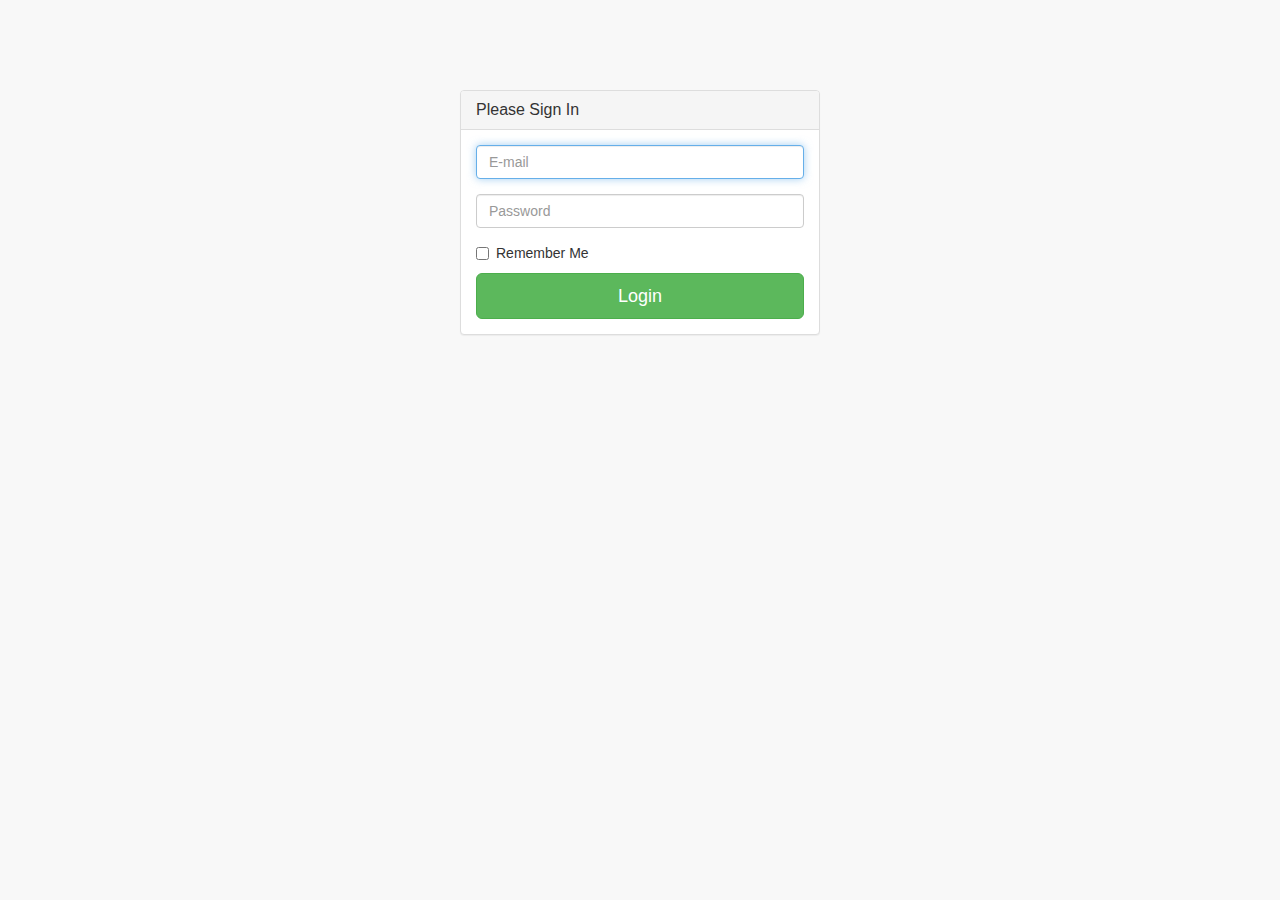
<file: MyERP/Presentacion/Plantilla/pages/login.html>
<!DOCTYPE html>
<html lang="en">

<head>

    <meta charset="utf-8">
    <meta http-equiv="X-UA-Compatible" content="IE=edge">
    <meta name="viewport" content="width=device-width, initial-scale=1">
    <meta name="description" content="">
    <meta name="author" content="">

    <title>SB Admin 2 - Bootstrap Admin Theme</title>

    <!-- Bootstrap Core CSS -->
    <link href="../vendor/bootstrap/css/bootstrap.min.css" rel="stylesheet">

    <!-- MetisMenu CSS -->
    <link href="../vendor/metisMenu/metisMenu.min.css" rel="stylesheet">

    <!-- Custom CSS -->
    <link href="../dist/css/sb-admin-2.css" rel="stylesheet">

    <!-- Custom Fonts -->
    <link href="../vendor/font-awesome/css/font-awesome.min.css" rel="stylesheet" type="text/css">

    <!-- HTML5 Shim and Respond.js IE8 support of HTML5 elements and media queries -->
    <!-- WARNING: Respond.js doesn't work if you view the page via file:// -->
    <!--[if lt IE 9]>
        <script src="https://oss.maxcdn.com/libs/html5shiv/3.7.0/html5shiv.js"></script>
        <script src="https://oss.maxcdn.com/libs/respond.js/1.4.2/respond.min.js"></script>
    <![endif]-->

</head>

<body>

    <div class="container">
        <div class="row">
            <div class="col-md-4 col-md-offset-4">
                <div class="login-panel panel panel-default">
                    <div class="panel-heading">
                        <h3 class="panel-title">Please Sign In</h3>
                    </div>
                    <div class="panel-body">
                        <form role="form">
                            <fieldset>
                                <div class="form-group">
                                    <input class="form-control" placeholder="E-mail" name="email" type="email" autofocus>
                                </div>
                                <div class="form-group">
                                    <input class="form-control" placeholder="Password" name="password" type="password" value="">
                                </div>
                                <div class="checkbox">
                                    <label>
                                        <input name="remember" type="checkbox" value="Remember Me">Remember Me
                                    </label>
                                </div>
                                <!-- Change this to a button or input when using this as a form -->
                                <a href="index.html" class="btn btn-lg btn-success btn-block">Login</a>
                            </fieldset>
                        </form>
                    </div>
                </div>
            </div>
        </div>
    </div>

    <!-- jQuery -->
    <script src="../vendor/jquery/jquery.min.js"></script>

    <!-- Bootstrap Core JavaScript -->
    <script src="../vendor/bootstrap/js/bootstrap.min.js"></script>

    <!-- Metis Menu Plugin JavaScript -->
    <script src="../vendor/metisMenu/metisMenu.min.js"></script>

    <!-- Custom Theme JavaScript -->
    <script src="../dist/js/sb-admin-2.js"></script>

</body>

</html>
</file>
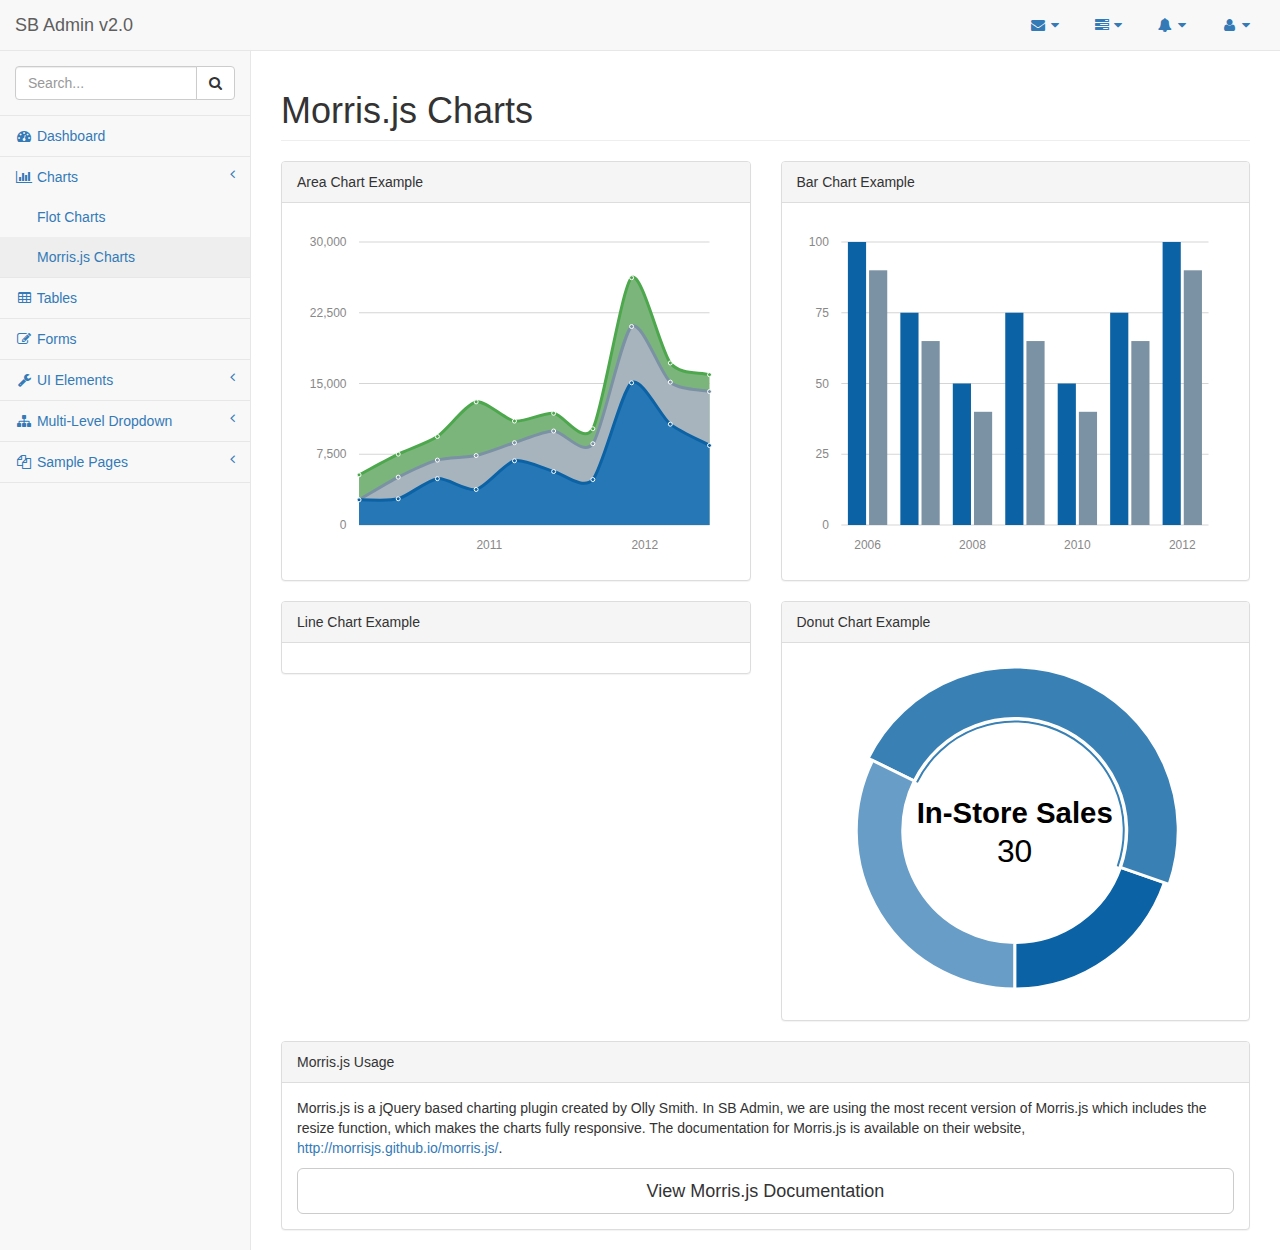
<file: MyERP/Presentacion/Plantilla/pages/morris.html>
<!DOCTYPE html>
<html lang="en">

<head>

    <meta charset="utf-8">
    <meta http-equiv="X-UA-Compatible" content="IE=edge">
    <meta name="viewport" content="width=device-width, initial-scale=1">
    <meta name="description" content="">
    <meta name="author" content="">

    <title>SB Admin 2 - Bootstrap Admin Theme</title>

    <!-- Bootstrap Core CSS -->
    <link href="../vendor/bootstrap/css/bootstrap.min.css" rel="stylesheet">

    <!-- MetisMenu CSS -->
    <link href="../vendor/metisMenu/metisMenu.min.css" rel="stylesheet">

    <!-- Custom CSS -->
    <link href="../dist/css/sb-admin-2.css" rel="stylesheet">

    <!-- Morris Charts CSS -->
    <link href="../vendor/morrisjs/morris.css" rel="stylesheet">

    <!-- Custom Fonts -->
    <link href="../vendor/font-awesome/css/font-awesome.min.css" rel="stylesheet" type="text/css">

    <!-- HTML5 Shim and Respond.js IE8 support of HTML5 elements and media queries -->
    <!-- WARNING: Respond.js doesn't work if you view the page via file:// -->
    <!--[if lt IE 9]>
        <script src="https://oss.maxcdn.com/libs/html5shiv/3.7.0/html5shiv.js"></script>
        <script src="https://oss.maxcdn.com/libs/respond.js/1.4.2/respond.min.js"></script>
    <![endif]-->

</head>

<body>

    <div id="wrapper">

        <!-- Navigation -->
        <nav class="navbar navbar-default navbar-static-top" role="navigation" style="margin-bottom: 0">
            <div class="navbar-header">
                <button type="button" class="navbar-toggle" data-toggle="collapse" data-target=".navbar-collapse">
                    <span class="sr-only">Toggle navigation</span>
                    <span class="icon-bar"></span>
                    <span class="icon-bar"></span>
                    <span class="icon-bar"></span>
                </button>
                <a class="navbar-brand" href="index.html">SB Admin v2.0</a>
            </div>
            <!-- /.navbar-header -->

            <ul class="nav navbar-top-links navbar-right">
                <li class="dropdown">
                    <a class="dropdown-toggle" data-toggle="dropdown" href="#">
                        <i class="fa fa-envelope fa-fw"></i> <i class="fa fa-caret-down"></i>
                    </a>
                    <ul class="dropdown-menu dropdown-messages">
                        <li>
                            <a href="#">
                                <div>
                                    <strong>John Smith</strong>
                                    <span class="pull-right text-muted">
                                        <em>Yesterday</em>
                                    </span>
                                </div>
                                <div>Lorem ipsum dolor sit amet, consectetur adipiscing elit. Pellentesque eleifend...</div>
                            </a>
                        </li>
                        <li class="divider"></li>
                        <li>
                            <a href="#">
                                <div>
                                    <strong>John Smith</strong>
                                    <span class="pull-right text-muted">
                                        <em>Yesterday</em>
                                    </span>
                                </div>
                                <div>Lorem ipsum dolor sit amet, consectetur adipiscing elit. Pellentesque eleifend...</div>
                            </a>
                        </li>
                        <li class="divider"></li>
                        <li>
                            <a href="#">
                                <div>
                                    <strong>John Smith</strong>
                                    <span class="pull-right text-muted">
                                        <em>Yesterday</em>
                                    </span>
                                </div>
                                <div>Lorem ipsum dolor sit amet, consectetur adipiscing elit. Pellentesque eleifend...</div>
                            </a>
                        </li>
                        <li class="divider"></li>
                        <li>
                            <a class="text-center" href="#">
                                <strong>Read All Messages</strong>
                                <i class="fa fa-angle-right"></i>
                            </a>
                        </li>
                    </ul>
                    <!-- /.dropdown-messages -->
                </li>
                <!-- /.dropdown -->
                <li class="dropdown">
                    <a class="dropdown-toggle" data-toggle="dropdown" href="#">
                        <i class="fa fa-tasks fa-fw"></i> <i class="fa fa-caret-down"></i>
                    </a>
                    <ul class="dropdown-menu dropdown-tasks">
                        <li>
                            <a href="#">
                                <div>
                                    <p>
                                        <strong>Task 1</strong>
                                        <span class="pull-right text-muted">40% Complete</span>
                                    </p>
                                    <div class="progress progress-striped active">
                                        <div class="progress-bar progress-bar-success" role="progressbar" aria-valuenow="40" aria-valuemin="0" aria-valuemax="100" style="width: 40%">
                                            <span class="sr-only">40% Complete (success)</span>
                                        </div>
                                    </div>
                                </div>
                            </a>
                        </li>
                        <li class="divider"></li>
                        <li>
                            <a href="#">
                                <div>
                                    <p>
                                        <strong>Task 2</strong>
                                        <span class="pull-right text-muted">20% Complete</span>
                                    </p>
                                    <div class="progress progress-striped active">
                                        <div class="progress-bar progress-bar-info" role="progressbar" aria-valuenow="20" aria-valuemin="0" aria-valuemax="100" style="width: 20%">
                                            <span class="sr-only">20% Complete</span>
                                        </div>
                                    </div>
                                </div>
                            </a>
                        </li>
                        <li class="divider"></li>
                        <li>
                            <a href="#">
                                <div>
                                    <p>
                                        <strong>Task 3</strong>
                                        <span class="pull-right text-muted">60% Complete</span>
                                    </p>
                                    <div class="progress progress-striped active">
                                        <div class="progress-bar progress-bar-warning" role="progressbar" aria-valuenow="60" aria-valuemin="0" aria-valuemax="100" style="width: 60%">
                                            <span class="sr-only">60% Complete (warning)</span>
                                        </div>
                                    </div>
                                </div>
                            </a>
                        </li>
                        <li class="divider"></li>
                        <li>
                            <a href="#">
                                <div>
                                    <p>
                                        <strong>Task 4</strong>
                                        <span class="pull-right text-muted">80% Complete</span>
                                    </p>
                                    <div class="progress progress-striped active">
                                        <div class="progress-bar progress-bar-danger" role="progressbar" aria-valuenow="80" aria-valuemin="0" aria-valuemax="100" style="width: 80%">
                                            <span class="sr-only">80% Complete (danger)</span>
                                        </div>
                                    </div>
                                </div>
                            </a>
                        </li>
                        <li class="divider"></li>
                        <li>
                            <a class="text-center" href="#">
                                <strong>See All Tasks</strong>
                                <i class="fa fa-angle-right"></i>
                            </a>
                        </li>
                    </ul>
                    <!-- /.dropdown-tasks -->
                </li>
                <!-- /.dropdown -->
                <li class="dropdown">
                    <a class="dropdown-toggle" data-toggle="dropdown" href="#">
                        <i class="fa fa-bell fa-fw"></i> <i class="fa fa-caret-down"></i>
                    </a>
                    <ul class="dropdown-menu dropdown-alerts">
                        <li>
                            <a href="#">
                                <div>
                                    <i class="fa fa-comment fa-fw"></i> New Comment
                                    <span class="pull-right text-muted small">4 minutes ago</span>
                                </div>
                            </a>
                        </li>
                        <li class="divider"></li>
                        <li>
                            <a href="#">
                                <div>
                                    <i class="fa fa-twitter fa-fw"></i> 3 New Followers
                                    <span class="pull-right text-muted small">12 minutes ago</span>
                                </div>
                            </a>
                        </li>
                        <li class="divider"></li>
                        <li>
                            <a href="#">
                                <div>
                                    <i class="fa fa-envelope fa-fw"></i> Message Sent
                                    <span class="pull-right text-muted small">4 minutes ago</span>
                                </div>
                            </a>
                        </li>
                        <li class="divider"></li>
                        <li>
                            <a href="#">
                                <div>
                                    <i class="fa fa-tasks fa-fw"></i> New Task
                                    <span class="pull-right text-muted small">4 minutes ago</span>
                                </div>
                            </a>
                        </li>
                        <li class="divider"></li>
                        <li>
                            <a href="#">
                                <div>
                                    <i class="fa fa-upload fa-fw"></i> Server Rebooted
                                    <span class="pull-right text-muted small">4 minutes ago</span>
                                </div>
                            </a>
                        </li>
                        <li class="divider"></li>
                        <li>
                            <a class="text-center" href="#">
                                <strong>See All Alerts</strong>
                                <i class="fa fa-angle-right"></i>
                            </a>
                        </li>
                    </ul>
                    <!-- /.dropdown-alerts -->
                </li>
                <!-- /.dropdown -->
                <li class="dropdown">
                    <a class="dropdown-toggle" data-toggle="dropdown" href="#">
                        <i class="fa fa-user fa-fw"></i> <i class="fa fa-caret-down"></i>
                    </a>
                    <ul class="dropdown-menu dropdown-user">
                        <li><a href="#"><i class="fa fa-user fa-fw"></i> User Profile</a>
                        </li>
                        <li><a href="#"><i class="fa fa-gear fa-fw"></i> Settings</a>
                        </li>
                        <li class="divider"></li>
                        <li><a href="login.html"><i class="fa fa-sign-out fa-fw"></i> Logout</a>
                        </li>
                    </ul>
                    <!-- /.dropdown-user -->
                </li>
                <!-- /.dropdown -->
            </ul>
            <!-- /.navbar-top-links -->

            <div class="navbar-default sidebar" role="navigation">
                <div class="sidebar-nav navbar-collapse">
                    <ul class="nav" id="side-menu">
                        <li class="sidebar-search">
                            <div class="input-group custom-search-form">
                                <input type="text" class="form-control" placeholder="Search...">
                                <span class="input-group-btn">
                                <button class="btn btn-default" type="button">
                                    <i class="fa fa-search"></i>
                                </button>
                            </span>
                            </div>
                            <!-- /input-group -->
                        </li>
                        <li>
                            <a href="index.html"><i class="fa fa-dashboard fa-fw"></i> Dashboard</a>
                        </li>
                        <li>
                            <a href="#"><i class="fa fa-bar-chart-o fa-fw"></i> Charts<span class="fa arrow"></span></a>
                            <ul class="nav nav-second-level">
                                <li>
                                    <a href="flot.html">Flot Charts</a>
                                </li>
                                <li>
                                    <a href="morris.html">Morris.js Charts</a>
                                </li>
                            </ul>
                            <!-- /.nav-second-level -->
                        </li>
                        <li>
                            <a href="tables.html"><i class="fa fa-table fa-fw"></i> Tables</a>
                        </li>
                        <li>
                            <a href="forms.html"><i class="fa fa-edit fa-fw"></i> Forms</a>
                        </li>
                        <li>
                            <a href="#"><i class="fa fa-wrench fa-fw"></i> UI Elements<span class="fa arrow"></span></a>
                            <ul class="nav nav-second-level">
                                <li>
                                    <a href="panels-wells.html">Panels and Wells</a>
                                </li>
                                <li>
                                    <a href="buttons.html">Buttons</a>
                                </li>
                                <li>
                                    <a href="notifications.html">Notifications</a>
                                </li>
                                <li>
                                    <a href="typography.html">Typography</a>
                                </li>
                                <li>
                                    <a href="icons.html"> Icons</a>
                                </li>
                                <li>
                                    <a href="grid.html">Grid</a>
                                </li>
                            </ul>
                            <!-- /.nav-second-level -->
                        </li>
                        <li>
                            <a href="#"><i class="fa fa-sitemap fa-fw"></i> Multi-Level Dropdown<span class="fa arrow"></span></a>
                            <ul class="nav nav-second-level">
                                <li>
                                    <a href="#">Second Level Item</a>
                                </li>
                                <li>
                                    <a href="#">Second Level Item</a>
                                </li>
                                <li>
                                    <a href="#">Third Level <span class="fa arrow"></span></a>
                                    <ul class="nav nav-third-level">
                                        <li>
                                            <a href="#">Third Level Item</a>
                                        </li>
                                        <li>
                                            <a href="#">Third Level Item</a>
                                        </li>
                                        <li>
                                            <a href="#">Third Level Item</a>
                                        </li>
                                        <li>
                                            <a href="#">Third Level Item</a>
                                        </li>
                                    </ul>
                                    <!-- /.nav-third-level -->
                                </li>
                            </ul>
                            <!-- /.nav-second-level -->
                        </li>
                        <li>
                            <a href="#"><i class="fa fa-files-o fa-fw"></i> Sample Pages<span class="fa arrow"></span></a>
                            <ul class="nav nav-second-level">
                                <li>
                                    <a href="blank.html">Blank Page</a>
                                </li>
                                <li>
                                    <a href="login.html">Login Page</a>
                                </li>
                            </ul>
                            <!-- /.nav-second-level -->
                        </li>
                    </ul>
                </div>
                <!-- /.sidebar-collapse -->
            </div>
            <!-- /.navbar-static-side -->
        </nav>

        <div id="page-wrapper">
            <div class="row">
                <div class="col-lg-12">
                    <h1 class="page-header">Morris.js Charts</h1>
                </div>
                <!-- /.col-lg-12 -->
            </div>
            <!-- /.row -->
            <div class="row">
                <div class="col-lg-6">
                    <div class="panel panel-default">
                        <div class="panel-heading">
                            Area Chart Example
                        </div>
                        <!-- /.panel-heading -->
                        <div class="panel-body">
                            <div id="morris-area-chart"></div>
                        </div>
                        <!-- /.panel-body -->
                    </div>
                    <!-- /.panel -->
                </div>
                <!-- /.col-lg-6 -->
                <div class="col-lg-6">
                    <div class="panel panel-default">
                        <div class="panel-heading">
                            Bar Chart Example
                        </div>
                        <!-- /.panel-heading -->
                        <div class="panel-body">
                            <div id="morris-bar-chart"></div>
                        </div>
                        <!-- /.panel-body -->
                    </div>
                    <!-- /.panel -->
                </div>
                <!-- /.col-lg-6 -->
                <div class="col-lg-6">
                    <div class="panel panel-default">
                        <div class="panel-heading">
                            Line Chart Example
                        </div>
                        <!-- /.panel-heading -->
                        <div class="panel-body">
                            <div id="morris-line-chart"></div>
                        </div>
                        <!-- /.panel-body -->
                    </div>
                    <!-- /.panel -->
                </div>
                <!-- /.col-lg-6 -->
                <div class="col-lg-6">
                    <div class="panel panel-default">
                        <div class="panel-heading">
                            Donut Chart Example
                        </div>
                        <!-- /.panel-heading -->
                        <div class="panel-body">
                            <div id="morris-donut-chart"></div>
                        </div>
                        <!-- /.panel-body -->
                    </div>
                    <!-- /.panel -->
                </div>
                <!-- /.col-lg-6 -->
                <div class="col-lg-12">
                    <div class="panel panel-default">
                        <div class="panel-heading">
                            Morris.js Usage
                        </div>
                        <!-- /.panel-heading -->
                        <div class="panel-body">
                            <p>Morris.js is a jQuery based charting plugin created by Olly Smith. In SB Admin, we are using the most recent version of Morris.js which includes the resize function, which makes the charts fully responsive. The documentation for Morris.js is available on their website, <a target="_blank" href="http://morrisjs.github.io/morris.js/">http://morrisjs.github.io/morris.js/</a>.</p>
                            <a target="_blank" class="btn btn-default btn-lg btn-block" href="http://morrisjs.github.io/morris.js/">View Morris.js Documentation</a>
                        </div>
                        <!-- /.panel-body -->
                    </div>
                    <!-- /.panel -->
                </div>
                <!-- /.col-lg-6 -->
            </div>
            <!-- /.row -->
        </div>
        <!-- /#page-wrapper -->

    </div>
    <!-- /#wrapper -->

    <!-- jQuery -->
    <script src="../vendor/jquery/jquery.min.js"></script>

    <!-- Bootstrap Core JavaScript -->
    <script src="../vendor/bootstrap/js/bootstrap.min.js"></script>

    <!-- Metis Menu Plugin JavaScript -->
    <script src="../vendor/metisMenu/metisMenu.min.js"></script>

    <!-- Morris Charts JavaScript -->
    <script src="../vendor/raphael/raphael.min.js"></script>
    <script src="../vendor/morrisjs/morris.min.js"></script>
    <script src="../data/morris-data.js"></script>

    <!-- Custom Theme JavaScript -->
    <script src="../dist/js/sb-admin-2.js"></script>

</body>

</html>
</file>
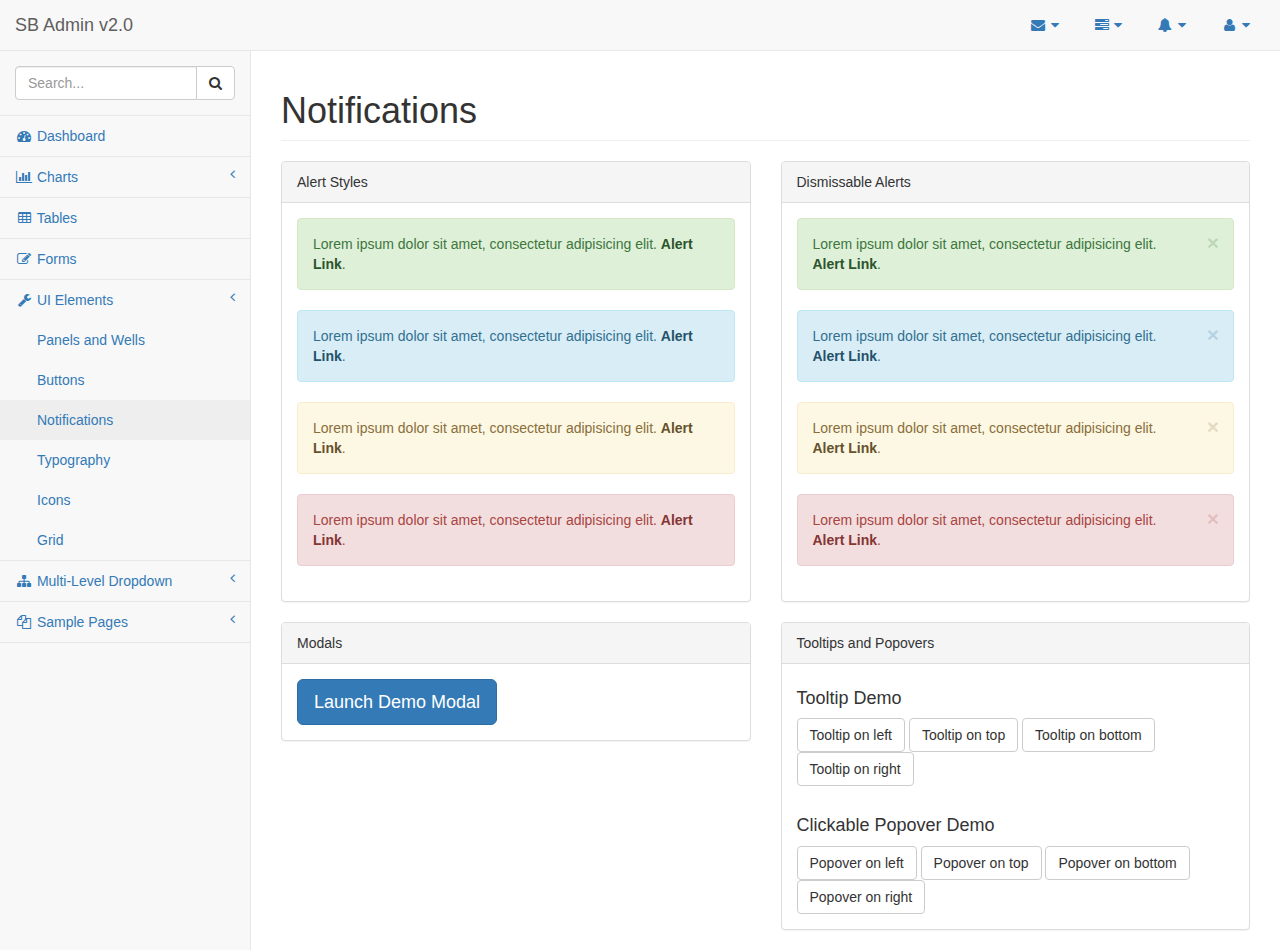
<file: MyERP/Presentacion/Plantilla/pages/notifications.html>
<!DOCTYPE html>
<html lang="en">

<head>

    <meta charset="utf-8">
    <meta http-equiv="X-UA-Compatible" content="IE=edge">
    <meta name="viewport" content="width=device-width, initial-scale=1">
    <meta name="description" content="">
    <meta name="author" content="">

    <title>SB Admin 2 - Bootstrap Admin Theme</title>

    <!-- Bootstrap Core CSS -->
    <link href="../vendor/bootstrap/css/bootstrap.min.css" rel="stylesheet">

    <!-- MetisMenu CSS -->
    <link href="../vendor/metisMenu/metisMenu.min.css" rel="stylesheet">

    <!-- Custom CSS -->
    <link href="../dist/css/sb-admin-2.css" rel="stylesheet">

    <!-- Custom Fonts -->
    <link href="../vendor/font-awesome/css/font-awesome.min.css" rel="stylesheet" type="text/css">

    <!-- HTML5 Shim and Respond.js IE8 support of HTML5 elements and media queries -->
    <!-- WARNING: Respond.js doesn't work if you view the page via file:// -->
    <!--[if lt IE 9]>
        <script src="https://oss.maxcdn.com/libs/html5shiv/3.7.0/html5shiv.js"></script>
        <script src="https://oss.maxcdn.com/libs/respond.js/1.4.2/respond.min.js"></script>
    <![endif]-->

</head>

<body>

    <div id="wrapper">

        <!-- Navigation -->
        <nav class="navbar navbar-default navbar-static-top" role="navigation" style="margin-bottom: 0">
            <div class="navbar-header">
                <button type="button" class="navbar-toggle" data-toggle="collapse" data-target=".navbar-collapse">
                    <span class="sr-only">Toggle navigation</span>
                    <span class="icon-bar"></span>
                    <span class="icon-bar"></span>
                    <span class="icon-bar"></span>
                </button>
                <a class="navbar-brand" href="index.html">SB Admin v2.0</a>
            </div>
            <!-- /.navbar-header -->

            <ul class="nav navbar-top-links navbar-right">
                <li class="dropdown">
                    <a class="dropdown-toggle" data-toggle="dropdown" href="#">
                        <i class="fa fa-envelope fa-fw"></i> <i class="fa fa-caret-down"></i>
                    </a>
                    <ul class="dropdown-menu dropdown-messages">
                        <li>
                            <a href="#">
                                <div>
                                    <strong>John Smith</strong>
                                    <span class="pull-right text-muted">
                                        <em>Yesterday</em>
                                    </span>
                                </div>
                                <div>Lorem ipsum dolor sit amet, consectetur adipiscing elit. Pellentesque eleifend...</div>
                            </a>
                        </li>
                        <li class="divider"></li>
                        <li>
                            <a href="#">
                                <div>
                                    <strong>John Smith</strong>
                                    <span class="pull-right text-muted">
                                        <em>Yesterday</em>
                                    </span>
                                </div>
                                <div>Lorem ipsum dolor sit amet, consectetur adipiscing elit. Pellentesque eleifend...</div>
                            </a>
                        </li>
                        <li class="divider"></li>
                        <li>
                            <a href="#">
                                <div>
                                    <strong>John Smith</strong>
                                    <span class="pull-right text-muted">
                                        <em>Yesterday</em>
                                    </span>
                                </div>
                                <div>Lorem ipsum dolor sit amet, consectetur adipiscing elit. Pellentesque eleifend...</div>
                            </a>
                        </li>
                        <li class="divider"></li>
                        <li>
                            <a class="text-center" href="#">
                                <strong>Read All Messages</strong>
                                <i class="fa fa-angle-right"></i>
                            </a>
                        </li>
                    </ul>
                    <!-- /.dropdown-messages -->
                </li>
                <!-- /.dropdown -->
                <li class="dropdown">
                    <a class="dropdown-toggle" data-toggle="dropdown" href="#">
                        <i class="fa fa-tasks fa-fw"></i> <i class="fa fa-caret-down"></i>
                    </a>
                    <ul class="dropdown-menu dropdown-tasks">
                        <li>
                            <a href="#">
                                <div>
                                    <p>
                                        <strong>Task 1</strong>
                                        <span class="pull-right text-muted">40% Complete</span>
                                    </p>
                                    <div class="progress progress-striped active">
                                        <div class="progress-bar progress-bar-success" role="progressbar" aria-valuenow="40" aria-valuemin="0" aria-valuemax="100" style="width: 40%">
                                            <span class="sr-only">40% Complete (success)</span>
                                        </div>
                                    </div>
                                </div>
                            </a>
                        </li>
                        <li class="divider"></li>
                        <li>
                            <a href="#">
                                <div>
                                    <p>
                                        <strong>Task 2</strong>
                                        <span class="pull-right text-muted">20% Complete</span>
                                    </p>
                                    <div class="progress progress-striped active">
                                        <div class="progress-bar progress-bar-info" role="progressbar" aria-valuenow="20" aria-valuemin="0" aria-valuemax="100" style="width: 20%">
                                            <span class="sr-only">20% Complete</span>
                                        </div>
                                    </div>
                                </div>
                            </a>
                        </li>
                        <li class="divider"></li>
                        <li>
                            <a href="#">
                                <div>
                                    <p>
                                        <strong>Task 3</strong>
                                        <span class="pull-right text-muted">60% Complete</span>
                                    </p>
                                    <div class="progress progress-striped active">
                                        <div class="progress-bar progress-bar-warning" role="progressbar" aria-valuenow="60" aria-valuemin="0" aria-valuemax="100" style="width: 60%">
                                            <span class="sr-only">60% Complete (warning)</span>
                                        </div>
                                    </div>
                                </div>
                            </a>
                        </li>
                        <li class="divider"></li>
                        <li>
                            <a href="#">
                                <div>
                                    <p>
                                        <strong>Task 4</strong>
                                        <span class="pull-right text-muted">80% Complete</span>
                                    </p>
                                    <div class="progress progress-striped active">
                                        <div class="progress-bar progress-bar-danger" role="progressbar" aria-valuenow="80" aria-valuemin="0" aria-valuemax="100" style="width: 80%">
                                            <span class="sr-only">80% Complete (danger)</span>
                                        </div>
                                    </div>
                                </div>
                            </a>
                        </li>
                        <li class="divider"></li>
                        <li>
                            <a class="text-center" href="#">
                                <strong>See All Tasks</strong>
                                <i class="fa fa-angle-right"></i>
                            </a>
                        </li>
                    </ul>
                    <!-- /.dropdown-tasks -->
                </li>
                <!-- /.dropdown -->
                <li class="dropdown">
                    <a class="dropdown-toggle" data-toggle="dropdown" href="#">
                        <i class="fa fa-bell fa-fw"></i> <i class="fa fa-caret-down"></i>
                    </a>
                    <ul class="dropdown-menu dropdown-alerts">
                        <li>
                            <a href="#">
                                <div>
                                    <i class="fa fa-comment fa-fw"></i> New Comment
                                    <span class="pull-right text-muted small">4 minutes ago</span>
                                </div>
                            </a>
                        </li>
                        <li class="divider"></li>
                        <li>
                            <a href="#">
                                <div>
                                    <i class="fa fa-twitter fa-fw"></i> 3 New Followers
                                    <span class="pull-right text-muted small">12 minutes ago</span>
                                </div>
                            </a>
                        </li>
                        <li class="divider"></li>
                        <li>
                            <a href="#">
                                <div>
                                    <i class="fa fa-envelope fa-fw"></i> Message Sent
                                    <span class="pull-right text-muted small">4 minutes ago</span>
                                </div>
                            </a>
                        </li>
                        <li class="divider"></li>
                        <li>
                            <a href="#">
                                <div>
                                    <i class="fa fa-tasks fa-fw"></i> New Task
                                    <span class="pull-right text-muted small">4 minutes ago</span>
                                </div>
                            </a>
                        </li>
                        <li class="divider"></li>
                        <li>
                            <a href="#">
                                <div>
                                    <i class="fa fa-upload fa-fw"></i> Server Rebooted
                                    <span class="pull-right text-muted small">4 minutes ago</span>
                                </div>
                            </a>
                        </li>
                        <li class="divider"></li>
                        <li>
                            <a class="text-center" href="#">
                                <strong>See All Alerts</strong>
                                <i class="fa fa-angle-right"></i>
                            </a>
                        </li>
                    </ul>
                    <!-- /.dropdown-alerts -->
                </li>
                <!-- /.dropdown -->
                <li class="dropdown">
                    <a class="dropdown-toggle" data-toggle="dropdown" href="#">
                        <i class="fa fa-user fa-fw"></i> <i class="fa fa-caret-down"></i>
                    </a>
                    <ul class="dropdown-menu dropdown-user">
                        <li><a href="#"><i class="fa fa-user fa-fw"></i> User Profile</a>
                        </li>
                        <li><a href="#"><i class="fa fa-gear fa-fw"></i> Settings</a>
                        </li>
                        <li class="divider"></li>
                        <li><a href="login.html"><i class="fa fa-sign-out fa-fw"></i> Logout</a>
                        </li>
                    </ul>
                    <!-- /.dropdown-user -->
                </li>
                <!-- /.dropdown -->
            </ul>
            <!-- /.navbar-top-links -->

            <div class="navbar-default sidebar" role="navigation">
                <div class="sidebar-nav navbar-collapse">
                    <ul class="nav" id="side-menu">
                        <li class="sidebar-search">
                            <div class="input-group custom-search-form">
                                <input type="text" class="form-control" placeholder="Search...">
                                <span class="input-group-btn">
                                <button class="btn btn-default" type="button">
                                    <i class="fa fa-search"></i>
                                </button>
                            </span>
                            </div>
                            <!-- /input-group -->
                        </li>
                        <li>
                            <a href="index.html"><i class="fa fa-dashboard fa-fw"></i> Dashboard</a>
                        </li>
                        <li>
                            <a href="#"><i class="fa fa-bar-chart-o fa-fw"></i> Charts<span class="fa arrow"></span></a>
                            <ul class="nav nav-second-level">
                                <li>
                                    <a href="flot.html">Flot Charts</a>
                                </li>
                                <li>
                                    <a href="morris.html">Morris.js Charts</a>
                                </li>
                            </ul>
                            <!-- /.nav-second-level -->
                        </li>
                        <li>
                            <a href="tables.html"><i class="fa fa-table fa-fw"></i> Tables</a>
                        </li>
                        <li>
                            <a href="forms.html"><i class="fa fa-edit fa-fw"></i> Forms</a>
                        </li>
                        <li>
                            <a href="#"><i class="fa fa-wrench fa-fw"></i> UI Elements<span class="fa arrow"></span></a>
                            <ul class="nav nav-second-level">
                                <li>
                                    <a href="panels-wells.html">Panels and Wells</a>
                                </li>
                                <li>
                                    <a href="buttons.html">Buttons</a>
                                </li>
                                <li>
                                    <a href="notifications.html">Notifications</a>
                                </li>
                                <li>
                                    <a href="typography.html">Typography</a>
                                </li>
                                <li>
                                    <a href="icons.html"> Icons</a>
                                </li>
                                <li>
                                    <a href="grid.html">Grid</a>
                                </li>
                            </ul>
                            <!-- /.nav-second-level -->
                        </li>
                        <li>
                            <a href="#"><i class="fa fa-sitemap fa-fw"></i> Multi-Level Dropdown<span class="fa arrow"></span></a>
                            <ul class="nav nav-second-level">
                                <li>
                                    <a href="#">Second Level Item</a>
                                </li>
                                <li>
                                    <a href="#">Second Level Item</a>
                                </li>
                                <li>
                                    <a href="#">Third Level <span class="fa arrow"></span></a>
                                    <ul class="nav nav-third-level">
                                        <li>
                                            <a href="#">Third Level Item</a>
                                        </li>
                                        <li>
                                            <a href="#">Third Level Item</a>
                                        </li>
                                        <li>
                                            <a href="#">Third Level Item</a>
                                        </li>
                                        <li>
                                            <a href="#">Third Level Item</a>
                                        </li>
                                    </ul>
                                    <!-- /.nav-third-level -->
                                </li>
                            </ul>
                            <!-- /.nav-second-level -->
                        </li>
                        <li>
                            <a href="#"><i class="fa fa-files-o fa-fw"></i> Sample Pages<span class="fa arrow"></span></a>
                            <ul class="nav nav-second-level">
                                <li>
                                    <a href="blank.html">Blank Page</a>
                                </li>
                                <li>
                                    <a href="login.html">Login Page</a>
                                </li>
                            </ul>
                            <!-- /.nav-second-level -->
                        </li>
                    </ul>
                </div>
                <!-- /.sidebar-collapse -->
            </div>
            <!-- /.navbar-static-side -->
        </nav>

        <div id="page-wrapper">
            <div class="row">
                <div class="col-lg-12">
                    <h1 class="page-header">Notifications</h1>
                </div>
                <!-- /.col-lg-12 -->
            </div>
            <!-- /.row -->
            <div class="row">
                <div class="col-lg-6">
                    <div class="panel panel-default">
                        <div class="panel-heading">
                            Alert Styles
                        </div>
                        <!-- /.panel-heading -->
                        <div class="panel-body">
                            <div class="alert alert-success">
                                Lorem ipsum dolor sit amet, consectetur adipisicing elit. <a href="#" class="alert-link">Alert Link</a>.
                            </div>
                            <div class="alert alert-info">
                                Lorem ipsum dolor sit amet, consectetur adipisicing elit. <a href="#" class="alert-link">Alert Link</a>.
                            </div>
                            <div class="alert alert-warning">
                                Lorem ipsum dolor sit amet, consectetur adipisicing elit. <a href="#" class="alert-link">Alert Link</a>.
                            </div>
                            <div class="alert alert-danger">
                                Lorem ipsum dolor sit amet, consectetur adipisicing elit. <a href="#" class="alert-link">Alert Link</a>.
                            </div>
                        </div>
                        <!-- .panel-body -->
                    </div>
                    <!-- /.panel -->
                </div>
                <!-- /.col-lg-6 -->
                <div class="col-lg-6">
                    <div class="panel panel-default">
                        <div class="panel-heading">
                            Dismissable Alerts
                        </div>
                        <!-- /.panel-heading -->
                        <div class="panel-body">
                            <div class="alert alert-success alert-dismissable">
                                <button type="button" class="close" data-dismiss="alert" aria-hidden="true">&times;</button>
                                Lorem ipsum dolor sit amet, consectetur adipisicing elit. <a href="#" class="alert-link">Alert Link</a>.
                            </div>
                            <div class="alert alert-info alert-dismissable">
                                <button type="button" class="close" data-dismiss="alert" aria-hidden="true">&times;</button>
                                Lorem ipsum dolor sit amet, consectetur adipisicing elit. <a href="#" class="alert-link">Alert Link</a>.
                            </div>
                            <div class="alert alert-warning alert-dismissable">
                                <button type="button" class="close" data-dismiss="alert" aria-hidden="true">&times;</button>
                                Lorem ipsum dolor sit amet, consectetur adipisicing elit. <a href="#" class="alert-link">Alert Link</a>.
                            </div>
                            <div class="alert alert-danger alert-dismissable">
                                <button type="button" class="close" data-dismiss="alert" aria-hidden="true">&times;</button>
                                Lorem ipsum dolor sit amet, consectetur adipisicing elit. <a href="#" class="alert-link">Alert Link</a>.
                            </div>
                        </div>
                        <!-- .panel-body -->
                    </div>
                    <!-- /.panel -->
                </div>
                <!-- /.col-lg-6 -->
            </div>
            <!-- /.row -->
            <div class="row">
                <div class="col-lg-6">
                    <div class="panel panel-default">
                        <div class="panel-heading">
                            Modals
                        </div>
                        <!-- /.panel-heading -->
                        <div class="panel-body">
                            <!-- Button trigger modal -->
                            <button class="btn btn-primary btn-lg" data-toggle="modal" data-target="#myModal">
                                Launch Demo Modal
                            </button>
                            <!-- Modal -->
                            <div class="modal fade" id="myModal" tabindex="-1" role="dialog" aria-labelledby="myModalLabel" aria-hidden="true">
                                <div class="modal-dialog">
                                    <div class="modal-content">
                                        <div class="modal-header">
                                            <button type="button" class="close" data-dismiss="modal" aria-hidden="true">&times;</button>
                                            <h4 class="modal-title" id="myModalLabel">Modal title</h4>
                                        </div>
                                        <div class="modal-body">
                                            Lorem ipsum dolor sit amet, consectetur adipisicing elit, sed do eiusmod tempor incididunt ut labore et dolore magna aliqua. Ut enim ad minim veniam, quis nostrud exercitation ullamco laboris nisi ut aliquip ex ea commodo consequat. Duis aute irure dolor in reprehenderit in voluptate velit esse cillum dolore eu fugiat nulla pariatur. Excepteur sint occaecat cupidatat non proident, sunt in culpa qui officia deserunt mollit anim id est laborum.
                                        </div>
                                        <div class="modal-footer">
                                            <button type="button" class="btn btn-default" data-dismiss="modal">Close</button>
                                            <button type="button" class="btn btn-primary">Save changes</button>
                                        </div>
                                    </div>
                                    <!-- /.modal-content -->
                                </div>
                                <!-- /.modal-dialog -->
                            </div>
                            <!-- /.modal -->
                        </div>
                        <!-- .panel-body -->
                    </div>
                    <!-- /.panel -->
                </div>
                <!-- /.col-lg-6 -->
                <div class="col-lg-6">
                    <div class="panel panel-default">
                        <div class="panel-heading">
                            Tooltips and Popovers
                        </div>
                        <!-- /.panel-heading -->
                        <div class="panel-body">
                            <h4>Tooltip Demo</h4>
                            <div class="tooltip-demo">
                                <button type="button" class="btn btn-default" data-toggle="tooltip" data-placement="left" title="Tooltip on left">Tooltip on left</button>
                                <button type="button" class="btn btn-default" data-toggle="tooltip" data-placement="top" title="Tooltip on top">Tooltip on top</button>
                                <button type="button" class="btn btn-default" data-toggle="tooltip" data-placement="bottom" title="Tooltip on bottom">Tooltip on bottom</button>
                                <button type="button" class="btn btn-default" data-toggle="tooltip" data-placement="right" title="Tooltip on right">Tooltip on right</button>
                            </div>
                            <br>
                            <h4>Clickable Popover Demo</h4>
                            <div class="tooltip-demo">
                                <button type="button" class="btn btn-default" data-container="body" data-toggle="popover" data-placement="left" data-content="Vivamus sagittis lacus vel augue laoreet rutrum faucibus.">
                                    Popover on left
                                </button>
                                <button type="button" class="btn btn-default" data-container="body" data-toggle="popover" data-placement="top" data-content="Vivamus sagittis lacus vel augue laoreet rutrum faucibus.">
                                    Popover on top
                                </button>
                                <button type="button" class="btn btn-default" data-container="body" data-toggle="popover" data-placement="bottom" data-content="Vivamus sagittis lacus vel augue laoreet rutrum faucibus.">
                                    Popover on bottom
                                </button>
                                <button type="button" class="btn btn-default" data-container="body" data-toggle="popover" data-placement="right" data-content="Vivamus sagittis lacus vel augue laoreet rutrum faucibus.">
                                    Popover on right
                                </button>
                            </div>
                        </div>
                        <!-- .panel-body -->
                    </div>
                    <!-- /.panel -->
                </div>
                <!-- /.col-lg-6 -->
            </div>
            <!-- /.row -->
        </div>
        <!-- /#page-wrapper -->

    </div>
    <!-- /#wrapper -->

    <!-- jQuery -->
    <script src="../vendor/jquery/jquery.min.js"></script>

    <!-- Bootstrap Core JavaScript -->
    <script src="../vendor/bootstrap/js/bootstrap.min.js"></script>

    <!-- Metis Menu Plugin JavaScript -->
    <script src="../vendor/metisMenu/metisMenu.min.js"></script>

    <!-- Custom Theme JavaScript -->
    <script src="../dist/js/sb-admin-2.js"></script>

    <!-- Page-Level Demo Scripts - Notifications - Use for reference -->
    <script>
    // tooltip demo
    $('.tooltip-demo').tooltip({
        selector: "[data-toggle=tooltip]",
        container: "body"
    })
    // popover demo
    $("[data-toggle=popover]")
        .popover()
    </script>

</body>

</html>
</file>
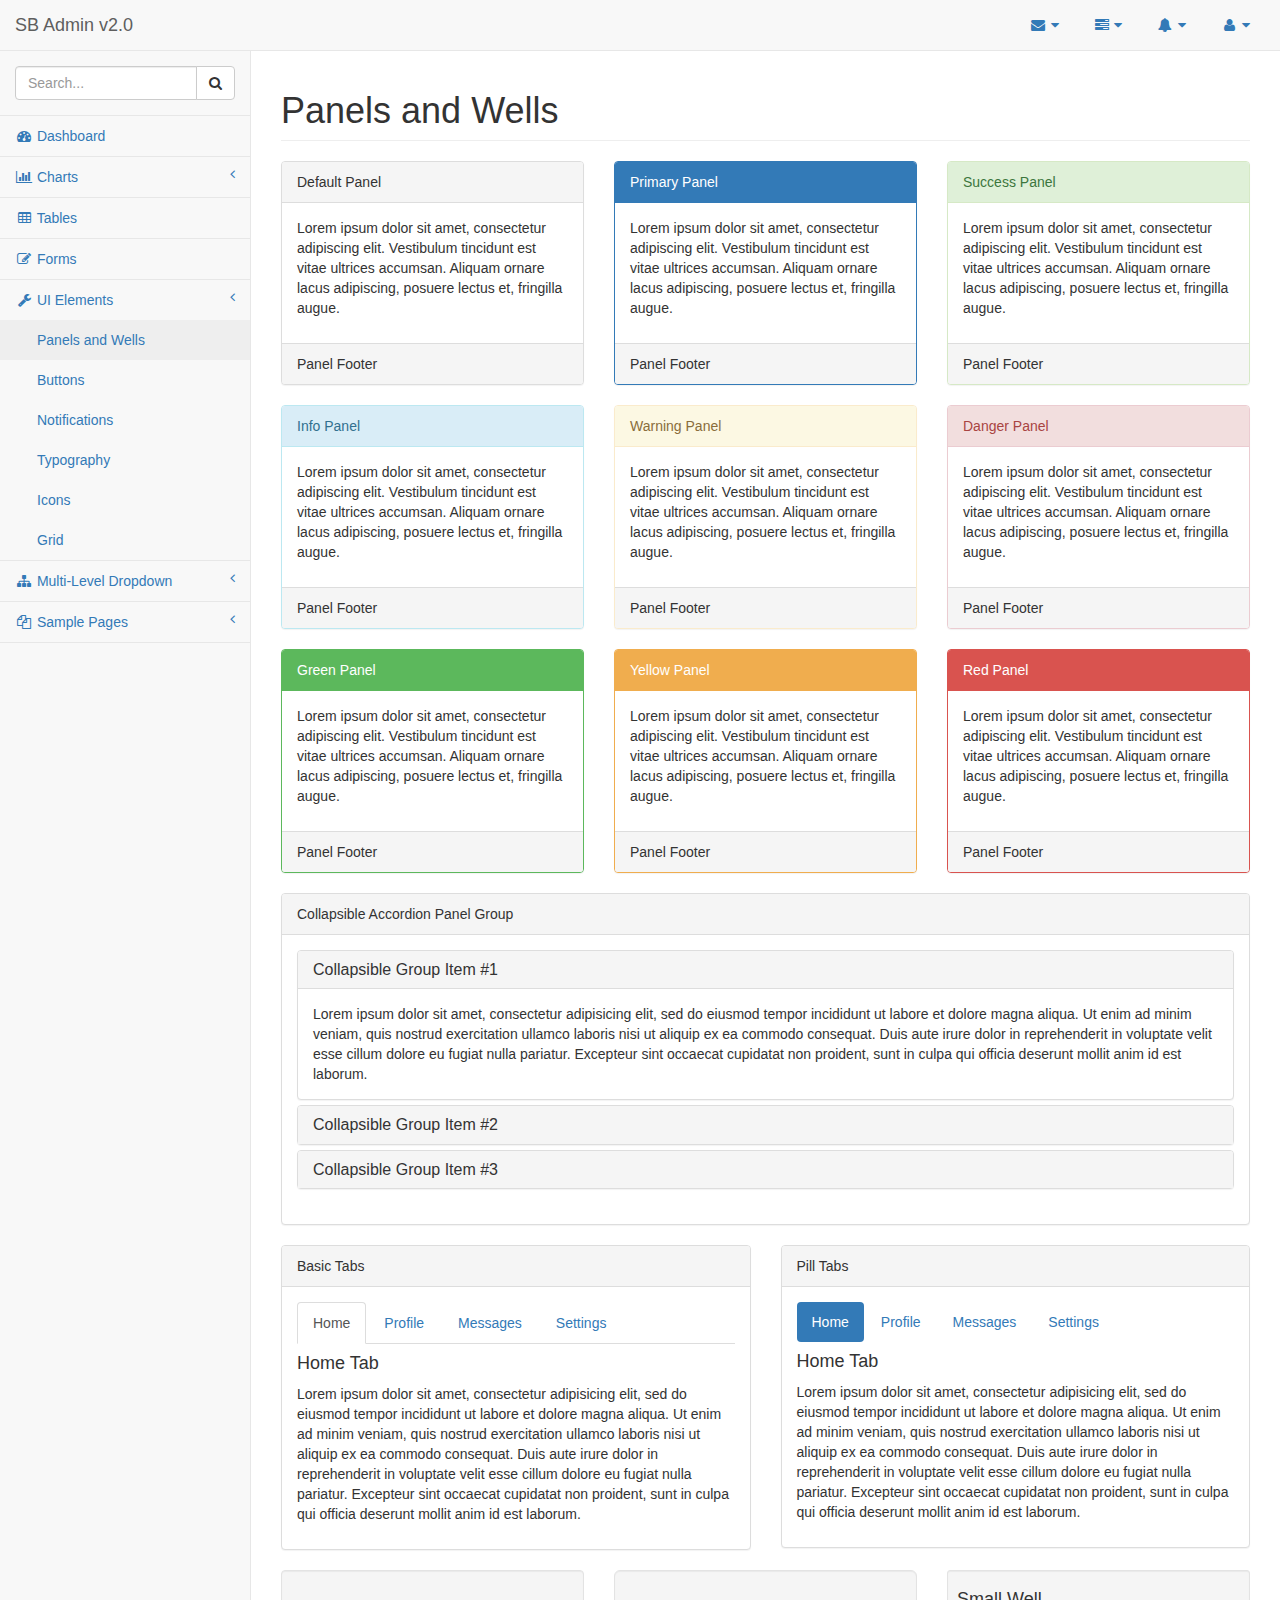
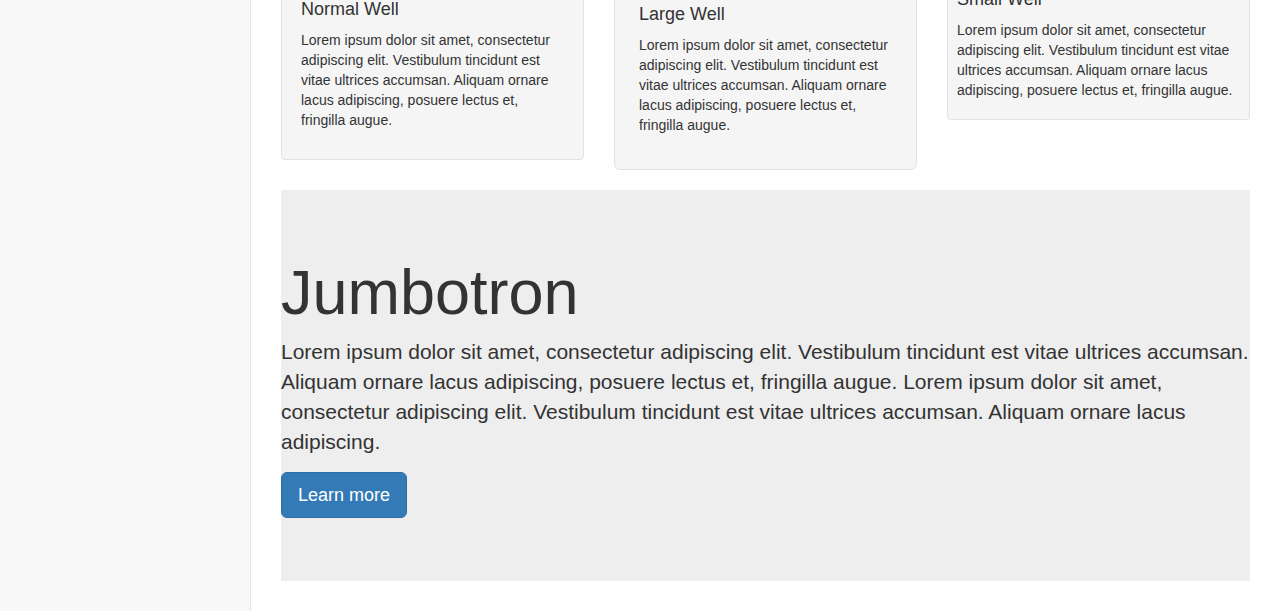
<file: MyERP/Presentacion/Plantilla/pages/panels-wells.html>
<!DOCTYPE html>
<html lang="en">

<head>

    <meta charset="utf-8">
    <meta http-equiv="X-UA-Compatible" content="IE=edge">
    <meta name="viewport" content="width=device-width, initial-scale=1">
    <meta name="description" content="">
    <meta name="author" content="">

    <title>SB Admin 2 - Bootstrap Admin Theme</title>

    <!-- Bootstrap Core CSS -->
    <link href="../vendor/bootstrap/css/bootstrap.min.css" rel="stylesheet">

    <!-- MetisMenu CSS -->
    <link href="../vendor/metisMenu/metisMenu.min.css" rel="stylesheet">

    <!-- Custom CSS -->
    <link href="../dist/css/sb-admin-2.css" rel="stylesheet">

    <!-- Custom Fonts -->
    <link href="../vendor/font-awesome/css/font-awesome.min.css" rel="stylesheet" type="text/css">

    <!-- HTML5 Shim and Respond.js IE8 support of HTML5 elements and media queries -->
    <!-- WARNING: Respond.js doesn't work if you view the page via file:// -->
    <!--[if lt IE 9]>
        <script src="https://oss.maxcdn.com/libs/html5shiv/3.7.0/html5shiv.js"></script>
        <script src="https://oss.maxcdn.com/libs/respond.js/1.4.2/respond.min.js"></script>
    <![endif]-->

</head>

<body>

    <div id="wrapper">

        <!-- Navigation -->
        <nav class="navbar navbar-default navbar-static-top" role="navigation" style="margin-bottom: 0">
            <div class="navbar-header">
                <button type="button" class="navbar-toggle" data-toggle="collapse" data-target=".navbar-collapse">
                    <span class="sr-only">Toggle navigation</span>
                    <span class="icon-bar"></span>
                    <span class="icon-bar"></span>
                    <span class="icon-bar"></span>
                </button>
                <a class="navbar-brand" href="index.html">SB Admin v2.0</a>
            </div>
            <!-- /.navbar-header -->

            <ul class="nav navbar-top-links navbar-right">
                <li class="dropdown">
                    <a class="dropdown-toggle" data-toggle="dropdown" href="#">
                        <i class="fa fa-envelope fa-fw"></i> <i class="fa fa-caret-down"></i>
                    </a>
                    <ul class="dropdown-menu dropdown-messages">
                        <li>
                            <a href="#">
                                <div>
                                    <strong>John Smith</strong>
                                    <span class="pull-right text-muted">
                                        <em>Yesterday</em>
                                    </span>
                                </div>
                                <div>Lorem ipsum dolor sit amet, consectetur adipiscing elit. Pellentesque eleifend...</div>
                            </a>
                        </li>
                        <li class="divider"></li>
                        <li>
                            <a href="#">
                                <div>
                                    <strong>John Smith</strong>
                                    <span class="pull-right text-muted">
                                        <em>Yesterday</em>
                                    </span>
                                </div>
                                <div>Lorem ipsum dolor sit amet, consectetur adipiscing elit. Pellentesque eleifend...</div>
                            </a>
                        </li>
                        <li class="divider"></li>
                        <li>
                            <a href="#">
                                <div>
                                    <strong>John Smith</strong>
                                    <span class="pull-right text-muted">
                                        <em>Yesterday</em>
                                    </span>
                                </div>
                                <div>Lorem ipsum dolor sit amet, consectetur adipiscing elit. Pellentesque eleifend...</div>
                            </a>
                        </li>
                        <li class="divider"></li>
                        <li>
                            <a class="text-center" href="#">
                                <strong>Read All Messages</strong>
                                <i class="fa fa-angle-right"></i>
                            </a>
                        </li>
                    </ul>
                    <!-- /.dropdown-messages -->
                </li>
                <!-- /.dropdown -->
                <li class="dropdown">
                    <a class="dropdown-toggle" data-toggle="dropdown" href="#">
                        <i class="fa fa-tasks fa-fw"></i> <i class="fa fa-caret-down"></i>
                    </a>
                    <ul class="dropdown-menu dropdown-tasks">
                        <li>
                            <a href="#">
                                <div>
                                    <p>
                                        <strong>Task 1</strong>
                                        <span class="pull-right text-muted">40% Complete</span>
                                    </p>
                                    <div class="progress progress-striped active">
                                        <div class="progress-bar progress-bar-success" role="progressbar" aria-valuenow="40" aria-valuemin="0" aria-valuemax="100" style="width: 40%">
                                            <span class="sr-only">40% Complete (success)</span>
                                        </div>
                                    </div>
                                </div>
                            </a>
                        </li>
                        <li class="divider"></li>
                        <li>
                            <a href="#">
                                <div>
                                    <p>
                                        <strong>Task 2</strong>
                                        <span class="pull-right text-muted">20% Complete</span>
                                    </p>
                                    <div class="progress progress-striped active">
                                        <div class="progress-bar progress-bar-info" role="progressbar" aria-valuenow="20" aria-valuemin="0" aria-valuemax="100" style="width: 20%">
                                            <span class="sr-only">20% Complete</span>
                                        </div>
                                    </div>
                                </div>
                            </a>
                        </li>
                        <li class="divider"></li>
                        <li>
                            <a href="#">
                                <div>
                                    <p>
                                        <strong>Task 3</strong>
                                        <span class="pull-right text-muted">60% Complete</span>
                                    </p>
                                    <div class="progress progress-striped active">
                                        <div class="progress-bar progress-bar-warning" role="progressbar" aria-valuenow="60" aria-valuemin="0" aria-valuemax="100" style="width: 60%">
                                            <span class="sr-only">60% Complete (warning)</span>
                                        </div>
                                    </div>
                                </div>
                            </a>
                        </li>
                        <li class="divider"></li>
                        <li>
                            <a href="#">
                                <div>
                                    <p>
                                        <strong>Task 4</strong>
                                        <span class="pull-right text-muted">80% Complete</span>
                                    </p>
                                    <div class="progress progress-striped active">
                                        <div class="progress-bar progress-bar-danger" role="progressbar" aria-valuenow="80" aria-valuemin="0" aria-valuemax="100" style="width: 80%">
                                            <span class="sr-only">80% Complete (danger)</span>
                                        </div>
                                    </div>
                                </div>
                            </a>
                        </li>
                        <li class="divider"></li>
                        <li>
                            <a class="text-center" href="#">
                                <strong>See All Tasks</strong>
                                <i class="fa fa-angle-right"></i>
                            </a>
                        </li>
                    </ul>
                    <!-- /.dropdown-tasks -->
                </li>
                <!-- /.dropdown -->
                <li class="dropdown">
                    <a class="dropdown-toggle" data-toggle="dropdown" href="#">
                        <i class="fa fa-bell fa-fw"></i> <i class="fa fa-caret-down"></i>
                    </a>
                    <ul class="dropdown-menu dropdown-alerts">
                        <li>
                            <a href="#">
                                <div>
                                    <i class="fa fa-comment fa-fw"></i> New Comment
                                    <span class="pull-right text-muted small">4 minutes ago</span>
                                </div>
                            </a>
                        </li>
                        <li class="divider"></li>
                        <li>
                            <a href="#">
                                <div>
                                    <i class="fa fa-twitter fa-fw"></i> 3 New Followers
                                    <span class="pull-right text-muted small">12 minutes ago</span>
                                </div>
                            </a>
                        </li>
                        <li class="divider"></li>
                        <li>
                            <a href="#">
                                <div>
                                    <i class="fa fa-envelope fa-fw"></i> Message Sent
                                    <span class="pull-right text-muted small">4 minutes ago</span>
                                </div>
                            </a>
                        </li>
                        <li class="divider"></li>
                        <li>
                            <a href="#">
                                <div>
                                    <i class="fa fa-tasks fa-fw"></i> New Task
                                    <span class="pull-right text-muted small">4 minutes ago</span>
                                </div>
                            </a>
                        </li>
                        <li class="divider"></li>
                        <li>
                            <a href="#">
                                <div>
                                    <i class="fa fa-upload fa-fw"></i> Server Rebooted
                                    <span class="pull-right text-muted small">4 minutes ago</span>
                                </div>
                            </a>
                        </li>
                        <li class="divider"></li>
                        <li>
                            <a class="text-center" href="#">
                                <strong>See All Alerts</strong>
                                <i class="fa fa-angle-right"></i>
                            </a>
                        </li>
                    </ul>
                    <!-- /.dropdown-alerts -->
                </li>
                <!-- /.dropdown -->
                <li class="dropdown">
                    <a class="dropdown-toggle" data-toggle="dropdown" href="#">
                        <i class="fa fa-user fa-fw"></i> <i class="fa fa-caret-down"></i>
                    </a>
                    <ul class="dropdown-menu dropdown-user">
                        <li><a href="#"><i class="fa fa-user fa-fw"></i> User Profile</a>
                        </li>
                        <li><a href="#"><i class="fa fa-gear fa-fw"></i> Settings</a>
                        </li>
                        <li class="divider"></li>
                        <li><a href="login.html"><i class="fa fa-sign-out fa-fw"></i> Logout</a>
                        </li>
                    </ul>
                    <!-- /.dropdown-user -->
                </li>
                <!-- /.dropdown -->
            </ul>
            <!-- /.navbar-top-links -->

            <div class="navbar-default sidebar" role="navigation">
                <div class="sidebar-nav navbar-collapse">
                    <ul class="nav" id="side-menu">
                        <li class="sidebar-search">
                            <div class="input-group custom-search-form">
                                <input type="text" class="form-control" placeholder="Search...">
                                <span class="input-group-btn">
                                <button class="btn btn-default" type="button">
                                    <i class="fa fa-search"></i>
                                </button>
                            </span>
                            </div>
                            <!-- /input-group -->
                        </li>
                        <li>
                            <a href="index.html"><i class="fa fa-dashboard fa-fw"></i> Dashboard</a>
                        </li>
                        <li>
                            <a href="#"><i class="fa fa-bar-chart-o fa-fw"></i> Charts<span class="fa arrow"></span></a>
                            <ul class="nav nav-second-level">
                                <li>
                                    <a href="flot.html">Flot Charts</a>
                                </li>
                                <li>
                                    <a href="morris.html">Morris.js Charts</a>
                                </li>
                            </ul>
                            <!-- /.nav-second-level -->
                        </li>
                        <li>
                            <a href="tables.html"><i class="fa fa-table fa-fw"></i> Tables</a>
                        </li>
                        <li>
                            <a href="forms.html"><i class="fa fa-edit fa-fw"></i> Forms</a>
                        </li>
                        <li>
                            <a href="#"><i class="fa fa-wrench fa-fw"></i> UI Elements<span class="fa arrow"></span></a>
                            <ul class="nav nav-second-level">
                                <li>
                                    <a href="panels-wells.html">Panels and Wells</a>
                                </li>
                                <li>
                                    <a href="buttons.html">Buttons</a>
                                </li>
                                <li>
                                    <a href="notifications.html">Notifications</a>
                                </li>
                                <li>
                                    <a href="typography.html">Typography</a>
                                </li>
                                <li>
                                    <a href="icons.html"> Icons</a>
                                </li>
                                <li>
                                    <a href="grid.html">Grid</a>
                                </li>
                            </ul>
                            <!-- /.nav-second-level -->
                        </li>
                        <li>
                            <a href="#"><i class="fa fa-sitemap fa-fw"></i> Multi-Level Dropdown<span class="fa arrow"></span></a>
                            <ul class="nav nav-second-level">
                                <li>
                                    <a href="#">Second Level Item</a>
                                </li>
                                <li>
                                    <a href="#">Second Level Item</a>
                                </li>
                                <li>
                                    <a href="#">Third Level <span class="fa arrow"></span></a>
                                    <ul class="nav nav-third-level">
                                        <li>
                                            <a href="#">Third Level Item</a>
                                        </li>
                                        <li>
                                            <a href="#">Third Level Item</a>
                                        </li>
                                        <li>
                                            <a href="#">Third Level Item</a>
                                        </li>
                                        <li>
                                            <a href="#">Third Level Item</a>
                                        </li>
                                    </ul>
                                    <!-- /.nav-third-level -->
                                </li>
                            </ul>
                            <!-- /.nav-second-level -->
                        </li>
                        <li>
                            <a href="#"><i class="fa fa-files-o fa-fw"></i> Sample Pages<span class="fa arrow"></span></a>
                            <ul class="nav nav-second-level">
                                <li>
                                    <a href="blank.html">Blank Page</a>
                                </li>
                                <li>
                                    <a href="login.html">Login Page</a>
                                </li>
                            </ul>
                            <!-- /.nav-second-level -->
                        </li>
                    </ul>
                </div>
                <!-- /.sidebar-collapse -->
            </div>
            <!-- /.navbar-static-side -->
        </nav>

        <div id="page-wrapper">
            <div class="row">
                <div class="col-lg-12">
                    <h1 class="page-header">Panels and Wells</h1>
                </div>
                <!-- /.col-lg-12 -->
            </div>
            <!-- /.row -->
            <div class="row">
                <div class="col-lg-4">
                    <div class="panel panel-default">
                        <div class="panel-heading">
                            Default Panel
                        </div>
                        <div class="panel-body">
                            <p>Lorem ipsum dolor sit amet, consectetur adipiscing elit. Vestibulum tincidunt est vitae ultrices accumsan. Aliquam ornare lacus adipiscing, posuere lectus et, fringilla augue.</p>
                        </div>
                        <div class="panel-footer">
                            Panel Footer
                        </div>
                    </div>
                </div>
                <!-- /.col-lg-4 -->
                <div class="col-lg-4">
                    <div class="panel panel-primary">
                        <div class="panel-heading">
                            Primary Panel
                        </div>
                        <div class="panel-body">
                            <p>Lorem ipsum dolor sit amet, consectetur adipiscing elit. Vestibulum tincidunt est vitae ultrices accumsan. Aliquam ornare lacus adipiscing, posuere lectus et, fringilla augue.</p>
                        </div>
                        <div class="panel-footer">
                            Panel Footer
                        </div>
                    </div>
                </div>
                <!-- /.col-lg-4 -->
                <div class="col-lg-4">
                    <div class="panel panel-success">
                        <div class="panel-heading">
                            Success Panel
                        </div>
                        <div class="panel-body">
                            <p>Lorem ipsum dolor sit amet, consectetur adipiscing elit. Vestibulum tincidunt est vitae ultrices accumsan. Aliquam ornare lacus adipiscing, posuere lectus et, fringilla augue.</p>
                        </div>
                        <div class="panel-footer">
                            Panel Footer
                        </div>
                    </div>
                </div>
                <!-- /.col-lg-4 -->
            </div>
            <!-- /.row -->
            <div class="row">
                <div class="col-lg-4">
                    <div class="panel panel-info">
                        <div class="panel-heading">
                            Info Panel
                        </div>
                        <div class="panel-body">
                            <p>Lorem ipsum dolor sit amet, consectetur adipiscing elit. Vestibulum tincidunt est vitae ultrices accumsan. Aliquam ornare lacus adipiscing, posuere lectus et, fringilla augue.</p>
                        </div>
                        <div class="panel-footer">
                            Panel Footer
                        </div>
                    </div>
                </div>
                <!-- /.col-lg-4 -->
                <div class="col-lg-4">
                    <div class="panel panel-warning">
                        <div class="panel-heading">
                            Warning Panel
                        </div>
                        <div class="panel-body">
                            <p>Lorem ipsum dolor sit amet, consectetur adipiscing elit. Vestibulum tincidunt est vitae ultrices accumsan. Aliquam ornare lacus adipiscing, posuere lectus et, fringilla augue.</p>
                        </div>
                        <div class="panel-footer">
                            Panel Footer
                        </div>
                    </div>
                </div>
                <!-- /.col-lg-4 -->
                <div class="col-lg-4">
                    <div class="panel panel-danger">
                        <div class="panel-heading">
                            Danger Panel
                        </div>
                        <div class="panel-body">
                            <p>Lorem ipsum dolor sit amet, consectetur adipiscing elit. Vestibulum tincidunt est vitae ultrices accumsan. Aliquam ornare lacus adipiscing, posuere lectus et, fringilla augue.</p>
                        </div>
                        <div class="panel-footer">
                            Panel Footer
                        </div>
                    </div>
                </div>
                <!-- /.col-lg-4 -->
            </div>
            <!-- /.row -->
            <div class="row">
                <div class="col-lg-4">
                    <div class="panel panel-green">
                        <div class="panel-heading">
                            Green Panel
                        </div>
                        <div class="panel-body">
                            <p>Lorem ipsum dolor sit amet, consectetur adipiscing elit. Vestibulum tincidunt est vitae ultrices accumsan. Aliquam ornare lacus adipiscing, posuere lectus et, fringilla augue.</p>
                        </div>
                        <div class="panel-footer">
                            Panel Footer
                        </div>
                    </div>
                    <!-- /.col-lg-4 -->
                </div>
                <div class="col-lg-4">
                    <div class="panel panel-yellow">
                        <div class="panel-heading">
                            Yellow Panel
                        </div>
                        <div class="panel-body">
                            <p>Lorem ipsum dolor sit amet, consectetur adipiscing elit. Vestibulum tincidunt est vitae ultrices accumsan. Aliquam ornare lacus adipiscing, posuere lectus et, fringilla augue.</p>
                        </div>
                        <div class="panel-footer">
                            Panel Footer
                        </div>
                    </div>
                    <!-- /.col-lg-4 -->
                </div>
                <div class="col-lg-4">
                    <div class="panel panel-red">
                        <div class="panel-heading">
                            Red Panel
                        </div>
                        <div class="panel-body">
                            <p>Lorem ipsum dolor sit amet, consectetur adipiscing elit. Vestibulum tincidunt est vitae ultrices accumsan. Aliquam ornare lacus adipiscing, posuere lectus et, fringilla augue.</p>
                        </div>
                        <div class="panel-footer">
                            Panel Footer
                        </div>
                    </div>
                    <!-- /.col-lg-4 -->
                </div>
            </div>
            <!-- /.row -->
            <div class="row">
                <div class="col-lg-12">
                    <div class="panel panel-default">
                        <div class="panel-heading">
                            Collapsible Accordion Panel Group
                        </div>
                        <!-- .panel-heading -->
                        <div class="panel-body">
                            <div class="panel-group" id="accordion">
                                <div class="panel panel-default">
                                    <div class="panel-heading">
                                        <h4 class="panel-title">
                                            <a data-toggle="collapse" data-parent="#accordion" href="#collapseOne">Collapsible Group Item #1</a>
                                        </h4>
                                    </div>
                                    <div id="collapseOne" class="panel-collapse collapse in">
                                        <div class="panel-body">
                                            Lorem ipsum dolor sit amet, consectetur adipisicing elit, sed do eiusmod tempor incididunt ut labore et dolore magna aliqua. Ut enim ad minim veniam, quis nostrud exercitation ullamco laboris nisi ut aliquip ex ea commodo consequat. Duis aute irure dolor in reprehenderit in voluptate velit esse cillum dolore eu fugiat nulla pariatur. Excepteur sint occaecat cupidatat non proident, sunt in culpa qui officia deserunt mollit anim id est laborum.
                                        </div>
                                    </div>
                                </div>
                                <div class="panel panel-default">
                                    <div class="panel-heading">
                                        <h4 class="panel-title">
                                            <a data-toggle="collapse" data-parent="#accordion" href="#collapseTwo">Collapsible Group Item #2</a>
                                        </h4>
                                    </div>
                                    <div id="collapseTwo" class="panel-collapse collapse">
                                        <div class="panel-body">
                                            Lorem ipsum dolor sit amet, consectetur adipisicing elit, sed do eiusmod tempor incididunt ut labore et dolore magna aliqua. Ut enim ad minim veniam, quis nostrud exercitation ullamco laboris nisi ut aliquip ex ea commodo consequat. Duis aute irure dolor in reprehenderit in voluptate velit esse cillum dolore eu fugiat nulla pariatur. Excepteur sint occaecat cupidatat non proident, sunt in culpa qui officia deserunt mollit anim id est laborum.
                                        </div>
                                    </div>
                                </div>
                                <div class="panel panel-default">
                                    <div class="panel-heading">
                                        <h4 class="panel-title">
                                            <a data-toggle="collapse" data-parent="#accordion" href="#collapseThree">Collapsible Group Item #3</a>
                                        </h4>
                                    </div>
                                    <div id="collapseThree" class="panel-collapse collapse">
                                        <div class="panel-body">
                                            Lorem ipsum dolor sit amet, consectetur adipisicing elit, sed do eiusmod tempor incididunt ut labore et dolore magna aliqua. Ut enim ad minim veniam, quis nostrud exercitation ullamco laboris nisi ut aliquip ex ea commodo consequat. Duis aute irure dolor in reprehenderit in voluptate velit esse cillum dolore eu fugiat nulla pariatur. Excepteur sint occaecat cupidatat non proident, sunt in culpa qui officia deserunt mollit anim id est laborum.
                                        </div>
                                    </div>
                                </div>
                            </div>
                        </div>
                        <!-- .panel-body -->
                    </div>
                    <!-- /.panel -->
                </div>
                <!-- /.col-lg-12 -->
            </div>
            <!-- /.row -->
            <div class="row">
                <div class="col-lg-6">
                    <div class="panel panel-default">
                        <div class="panel-heading">
                            Basic Tabs
                        </div>
                        <!-- /.panel-heading -->
                        <div class="panel-body">
                            <!-- Nav tabs -->
                            <ul class="nav nav-tabs">
                                <li class="active"><a href="#home" data-toggle="tab">Home</a>
                                </li>
                                <li><a href="#profile" data-toggle="tab">Profile</a>
                                </li>
                                <li><a href="#messages" data-toggle="tab">Messages</a>
                                </li>
                                <li><a href="#settings" data-toggle="tab">Settings</a>
                                </li>
                            </ul>

                            <!-- Tab panes -->
                            <div class="tab-content">
                                <div class="tab-pane fade in active" id="home">
                                    <h4>Home Tab</h4>
                                    <p>Lorem ipsum dolor sit amet, consectetur adipisicing elit, sed do eiusmod tempor incididunt ut labore et dolore magna aliqua. Ut enim ad minim veniam, quis nostrud exercitation ullamco laboris nisi ut aliquip ex ea commodo consequat. Duis aute irure dolor in reprehenderit in voluptate velit esse cillum dolore eu fugiat nulla pariatur. Excepteur sint occaecat cupidatat non proident, sunt in culpa qui officia deserunt mollit anim id est laborum.</p>
                                </div>
                                <div class="tab-pane fade" id="profile">
                                    <h4>Profile Tab</h4>
                                    <p>Lorem ipsum dolor sit amet, consectetur adipisicing elit, sed do eiusmod tempor incididunt ut labore et dolore magna aliqua. Ut enim ad minim veniam, quis nostrud exercitation ullamco laboris nisi ut aliquip ex ea commodo consequat. Duis aute irure dolor in reprehenderit in voluptate velit esse cillum dolore eu fugiat nulla pariatur. Excepteur sint occaecat cupidatat non proident, sunt in culpa qui officia deserunt mollit anim id est laborum.</p>
                                </div>
                                <div class="tab-pane fade" id="messages">
                                    <h4>Messages Tab</h4>
                                    <p>Lorem ipsum dolor sit amet, consectetur adipisicing elit, sed do eiusmod tempor incididunt ut labore et dolore magna aliqua. Ut enim ad minim veniam, quis nostrud exercitation ullamco laboris nisi ut aliquip ex ea commodo consequat. Duis aute irure dolor in reprehenderit in voluptate velit esse cillum dolore eu fugiat nulla pariatur. Excepteur sint occaecat cupidatat non proident, sunt in culpa qui officia deserunt mollit anim id est laborum.</p>
                                </div>
                                <div class="tab-pane fade" id="settings">
                                    <h4>Settings Tab</h4>
                                    <p>Lorem ipsum dolor sit amet, consectetur adipisicing elit, sed do eiusmod tempor incididunt ut labore et dolore magna aliqua. Ut enim ad minim veniam, quis nostrud exercitation ullamco laboris nisi ut aliquip ex ea commodo consequat. Duis aute irure dolor in reprehenderit in voluptate velit esse cillum dolore eu fugiat nulla pariatur. Excepteur sint occaecat cupidatat non proident, sunt in culpa qui officia deserunt mollit anim id est laborum.</p>
                                </div>
                            </div>
                        </div>
                        <!-- /.panel-body -->
                    </div>
                    <!-- /.panel -->
                </div>
                <!-- /.col-lg-6 -->
                <div class="col-lg-6">
                    <div class="panel panel-default">
                        <div class="panel-heading">
                            Pill Tabs
                        </div>
                        <!-- /.panel-heading -->
                        <div class="panel-body">
                            <!-- Nav tabs -->
                            <ul class="nav nav-pills">
                                <li class="active"><a href="#home-pills" data-toggle="tab">Home</a>
                                </li>
                                <li><a href="#profile-pills" data-toggle="tab">Profile</a>
                                </li>
                                <li><a href="#messages-pills" data-toggle="tab">Messages</a>
                                </li>
                                <li><a href="#settings-pills" data-toggle="tab">Settings</a>
                                </li>
                            </ul>

                            <!-- Tab panes -->
                            <div class="tab-content">
                                <div class="tab-pane fade in active" id="home-pills">
                                    <h4>Home Tab</h4>
                                    <p>Lorem ipsum dolor sit amet, consectetur adipisicing elit, sed do eiusmod tempor incididunt ut labore et dolore magna aliqua. Ut enim ad minim veniam, quis nostrud exercitation ullamco laboris nisi ut aliquip ex ea commodo consequat. Duis aute irure dolor in reprehenderit in voluptate velit esse cillum dolore eu fugiat nulla pariatur. Excepteur sint occaecat cupidatat non proident, sunt in culpa qui officia deserunt mollit anim id est laborum.</p>
                                </div>
                                <div class="tab-pane fade" id="profile-pills">
                                    <h4>Profile Tab</h4>
                                    <p>Lorem ipsum dolor sit amet, consectetur adipisicing elit, sed do eiusmod tempor incididunt ut labore et dolore magna aliqua. Ut enim ad minim veniam, quis nostrud exercitation ullamco laboris nisi ut aliquip ex ea commodo consequat. Duis aute irure dolor in reprehenderit in voluptate velit esse cillum dolore eu fugiat nulla pariatur. Excepteur sint occaecat cupidatat non proident, sunt in culpa qui officia deserunt mollit anim id est laborum.</p>
                                </div>
                                <div class="tab-pane fade" id="messages-pills">
                                    <h4>Messages Tab</h4>
                                    <p>Lorem ipsum dolor sit amet, consectetur adipisicing elit, sed do eiusmod tempor incididunt ut labore et dolore magna aliqua. Ut enim ad minim veniam, quis nostrud exercitation ullamco laboris nisi ut aliquip ex ea commodo consequat. Duis aute irure dolor in reprehenderit in voluptate velit esse cillum dolore eu fugiat nulla pariatur. Excepteur sint occaecat cupidatat non proident, sunt in culpa qui officia deserunt mollit anim id est laborum.</p>
                                </div>
                                <div class="tab-pane fade" id="settings-pills">
                                    <h4>Settings Tab</h4>
                                    <p>Lorem ipsum dolor sit amet, consectetur adipisicing elit, sed do eiusmod tempor incididunt ut labore et dolore magna aliqua. Ut enim ad minim veniam, quis nostrud exercitation ullamco laboris nisi ut aliquip ex ea commodo consequat. Duis aute irure dolor in reprehenderit in voluptate velit esse cillum dolore eu fugiat nulla pariatur. Excepteur sint occaecat cupidatat non proident, sunt in culpa qui officia deserunt mollit anim id est laborum.</p>
                                </div>
                            </div>
                        </div>
                        <!-- /.panel-body -->
                    </div>
                    <!-- /.panel -->
                </div>
                <!-- /.col-lg-6 -->
            </div>
            <!-- /.row -->
            <div class="row">
                <div class="col-lg-4">
                    <div class="well">
                        <h4>Normal Well</h4>
                        <p>Lorem ipsum dolor sit amet, consectetur adipiscing elit. Vestibulum tincidunt est vitae ultrices accumsan. Aliquam ornare lacus adipiscing, posuere lectus et, fringilla augue.</p>
                    </div>
                </div>
                <!-- /.col-lg-4 -->
                <div class="col-lg-4">
                    <div class="well well-lg">
                        <h4>Large Well</h4>
                        <p>Lorem ipsum dolor sit amet, consectetur adipiscing elit. Vestibulum tincidunt est vitae ultrices accumsan. Aliquam ornare lacus adipiscing, posuere lectus et, fringilla augue.</p>
                    </div>
                </div>
                <!-- /.col-lg-4 -->
                <div class="col-lg-4">
                    <div class="well well-sm">
                        <h4>Small Well</h4>
                        <p>Lorem ipsum dolor sit amet, consectetur adipiscing elit. Vestibulum tincidunt est vitae ultrices accumsan. Aliquam ornare lacus adipiscing, posuere lectus et, fringilla augue.</p>
                    </div>
                </div>
                <!-- /.col-lg-4 -->
            </div>
            <!-- /.row -->
            <div class="row">
                <div class="col-lg-12">
                    <div class="jumbotron">
                        <h1>Jumbotron</h1>
                        <p>Lorem ipsum dolor sit amet, consectetur adipiscing elit. Vestibulum tincidunt est vitae ultrices accumsan. Aliquam ornare lacus adipiscing, posuere lectus et, fringilla augue. Lorem ipsum dolor sit amet, consectetur adipiscing elit. Vestibulum tincidunt est vitae ultrices accumsan. Aliquam ornare lacus adipiscing.</p>
                        <p><a class="btn btn-primary btn-lg" role="button">Learn more</a>
                        </p>
                    </div>
                </div>
                <!-- /.col-lg-12 -->
            </div>
            <!-- /.row -->
        </div>
        <!-- /#page-wrapper -->

    </div>
    <!-- /#wrapper -->

    <!-- jQuery -->
    <script src="../vendor/jquery/jquery.min.js"></script>

    <!-- Bootstrap Core JavaScript -->
    <script src="../vendor/bootstrap/js/bootstrap.min.js"></script>

    <!-- Metis Menu Plugin JavaScript -->
    <script src="../vendor/metisMenu/metisMenu.min.js"></script>

    <!-- Custom Theme JavaScript -->
    <script src="../dist/js/sb-admin-2.js"></script>

</body>

</html>
</file>
<file: MyERP/Presentacion/Plantilla/vendor/morrisjs/morris.css>
.morris-hover{position:absolute;z-index:1000}.morris-hover.morris-default-style{border-radius:10px;padding:6px;color:#666;background:rgba(255,255,255,0.8);border:solid 2px rgba(230,230,230,0.8);font-family:sans-serif;font-size:12px;text-align:center}.morris-hover.morris-default-style .morris-hover-row-label{font-weight:bold;margin:0.25em 0}
.morris-hover.morris-default-style .morris-hover-point{white-space:nowrap;margin:0.1em 0}
</file>
<file: MyERP/Presentacion/Plantilla/Pantallas/estilo.css>
﻿.navbar{
    min-height:117px;
}

.cuadro {
    color: #fff;
    background-color: #d9534f;
    border-color: #337ab7;
    text-align: center;
    padding-top: 10px;
    border-radius: 3px;
    margin: 2px 2px 2px 25px;
    height: 60px;
    width: 160px;
    font-size: 32px;
}
.nombre{
    position:fixed;
    float:left;
    text-align:right;
    display:inline;
    right:230px;
    padding:10px 10px 10px 10px;
}
.BarraArriba
{
    min-height:30px;
    text-align:left;
  position:relative;
   padding-left:60px;
   margin-left:30px;
}
.flechas {
    display: inline;
    background-color: white;
    border:solid 1px #e0dede;
    position:fixed;
    width:238px;
    height:45px;
    margin-left:84px;
}
.flechaI {
    display: inline;
    position:fixed;
    width:100px;
    margin-top:6px;
}
.flechaD {
    display: inline;
    position: fixed;
    width: 100px;
    left:365px;
    top:77px;
}
.FTexto {
    
    display: inline;
    position: fixed;
    width: 100px;
    margin:4px;
    left:223px;
    text-align:center;
}
.turno {
    display: inline;
    position: fixed;
    width: 100px;
    margin: 8px;
    left: 44px;
    font-weight:bold;
    font-size:18px;
    text-align:right;
} 

@media (min-width: 768px) {
    .sidebar {
        margin-top: -11px;
    }
    #page-wrapper {
        margin: 0 0 0 160px;
    }
    .sidebar {
        width: 160px; 
    }
}
td {
    border: solid 1px #e7e7e7;
    text-align:center;
    font-size:11px;
}
.botonnes {
    margin-top:247px;
}

.tiempos tbody td{
    padding:11px;
} 
.rojo{
    background-color:red;
}
.verde {
    background-color: #5FB404;
}

thead td {
    font-weight: bold;
    padding-top: 5px;
    padding-bottom: 5px;
    background-color: #eeeeee;
}
.divMenu {
    width: 100%;
    height: 76px;
    margin-top: 10px;
   
    border: solid 1px #e7e7e7;
    color: #337ab7;
    font-size:16px;
}
.pading1 {
    padding: 27px 0px 0px 25px;
}
.pading2 {
    padding: 17px 0px 0px 25px;
}
.active {
    background-color: #eeeeee;
    color: #23527c;
}
    .divMenu:hover {
        background-color: #eeeeee;
    }
    .iconos{
    margin:10px 10px 10px 10px;
}
.navbar-top-links {
    margin-right: 10px;
}
.titulo {
    font-size: 20px;
    font-weight: bold;
    display: inline;
    left: 722px;
    position: fixed;
}

.titulo2 {
    right:25px;
    font-size: 18px;
    display: inline;
    /*left: 1184px;*/
    position: fixed;
    top: 93px;
}
#footer {
    background-color: #AAAAAA;
    min-height: 183px;
    height: 183px;
    padding-top: 4px;
}
#varEstado {
    background-color: #5FB404;
    min-height: 45px;
    height: 45px;
    font-weight:bold;
    font-size:20px;
    padding-top:4px;
}
#contFooter div
{
    padding:5px;
}
.negitas{
    font-weight:bold;
}
.help {
    position: absolute;
    bottom: 0px;
    right: 14px;
    width: 80px;
    height: 42px;
    background-color: white;
    padding: 7px 3px 3px 3px;
}
.filtros {
    position: absolute;
    top:113px;
    right: 140px;
    width: 100px;
    height: 42px;
    background-color: white;
  
}
.graf1 {
    position: absolute;
    top: 200px;
    left: 258px;
    width: 1150px;
    height: 463px;
    background-color: green;
}
.abajo
{
    top: 579px;
}
</file>
<file: MyERP/Presentacion/Plantilla/vendor/metisMenu/metisMenu.min.css>
/*
 * metismenu - v1.1.3
 * Easy menu jQuery plugin for Twitter Bootstrap 3
 * https://github.com/onokumus/metisMenu
 *
 * Made by Osman Nuri Okumus
 * Under MIT License
 */

.arrow{float:right;line-height:1.42857}.glyphicon.arrow:before{content:"\e079"}.active>a>.glyphicon.arrow:before{content:"\e114"}.fa.arrow:before{content:"\f104"}.active>a>.fa.arrow:before{content:"\f107"}.plus-times{float:right}.fa.plus-times:before{content:"\f067"}.active>a>.fa.plus-times{filter:progid:DXImageTransform.Microsoft.BasicImage(rotation=1);-webkit-transform:rotate(45deg);-moz-transform:rotate(45deg);-ms-transform:rotate(45deg);-o-transform:rotate(45deg);transform:rotate(45deg)}.plus-minus{float:right}.fa.plus-minus:before{content:"\f067"}.active>a>.fa.plus-minus:before{content:"\f068"}
</file>
<file: MyERP/Presentacion/Plantilla/dist/css/sb-admin-2.css>
/*!
 * Start Bootstrap - SB Admin 2 v3.3.7+1 (http://startbootstrap.com/template-overviews/sb-admin-2)
 * Copyright 2013-2016 Start Bootstrap
 * Licensed under MIT (https://github.com/BlackrockDigital/startbootstrap/blob/gh-pages/LICENSE)
 */
body {
  background-color: #f8f8f8;
}
#wrapper {
  width: 100%;
}
#page-wrapper {
  padding: 0 15px;
  min-height: 568px;
  background-color: white;
}
@media (min-width: 768px) {
  #page-wrapper {
    position: inherit;
    margin: 0 0 0 250px;
    padding: 0 30px;
    border-left: 1px solid #e7e7e7;
  }
}
.navbar-top-links {
  margin-right: 0;
}
.navbar-top-links li {
  display: inline-block;
}
.navbar-top-links li:last-child {
  margin-right: 15px;
}
.navbar-top-links li a {
  padding: 15px;
  min-height: 50px;
}
.navbar-top-links .dropdown-menu li {
  display: block;
}
.navbar-top-links .dropdown-menu li:last-child {
  margin-right: 0;
}
.navbar-top-links .dropdown-menu li a {
  padding: 3px 20px;
  min-height: 0;
}
.navbar-top-links .dropdown-menu li a div {
  white-space: normal;
}
.navbar-top-links .dropdown-messages,
.navbar-top-links .dropdown-tasks,
.navbar-top-links .dropdown-alerts {
  width: 310px;
  min-width: 0;
}
.navbar-top-links .dropdown-messages {
  margin-left: 5px;
}
.navbar-top-links .dropdown-tasks {
  margin-left: -59px;
}
.navbar-top-links .dropdown-alerts {
  margin-left: -123px;
}
.navbar-top-links .dropdown-user {
  right: 0;
  left: auto;
}
.sidebar .sidebar-nav.navbar-collapse {
  padding-left: 0;
  padding-right: 0;
}
.sidebar .sidebar-search {
  padding: 15px;
}
.sidebar ul li {
  border-bottom: 1px solid #e7e7e7;
}
.sidebar ul li a.active {
  background-color: #eeeeee;
}
.sidebar .arrow {
  float: right;
}
.sidebar .fa.arrow:before {
  content: "\f104";
}
.sidebar .active > a > .fa.arrow:before {
  content: "\f107";
}
.sidebar .nav-second-level li,
.sidebar .nav-third-level li {
  border-bottom: none !important;
}
.sidebar .nav-second-level li a {
  padding-left: 37px;
}
.sidebar .nav-third-level li a {
  padding-left: 52px;
}
@media (min-width: 768px) {
  .sidebar {
    z-index: 1;
    position: absolute;
    width: 250px;
    margin-top: 51px;
  }
  .navbar-top-links .dropdown-messages,
  .navbar-top-links .dropdown-tasks,
  .navbar-top-links .dropdown-alerts {
    margin-left: auto;
  }
}
.btn-outline {
  color: inherit;
  background-color: transparent;
  transition: all .5s;
}
.btn-primary.btn-outline {
  color: #428bca;
}
.btn-success.btn-outline {
  color: #5cb85c;
}
.btn-info.btn-outline {
  color: #5bc0de;
}
.btn-warning.btn-outline {
  color: #f0ad4e;
}
.btn-danger.btn-outline {
  color: #d9534f;
}
.btn-primary.btn-outline:hover,
.btn-success.btn-outline:hover,
.btn-info.btn-outline:hover,
.btn-warning.btn-outline:hover,
.btn-danger.btn-outline:hover {
  color: white;
}
.chat {
  margin: 0;
  padding: 0;
  list-style: none;
}
.chat li {
  margin-bottom: 10px;
  padding-bottom: 5px;
  border-bottom: 1px dotted #999999;
}
.chat li.left .chat-body {
  margin-left: 60px;
}
.chat li.right .chat-body {
  margin-right: 60px;
}
.chat li .chat-body p {
  margin: 0;
}
.panel .slidedown .glyphicon,
.chat .glyphicon {
  margin-right: 5px;
}
.chat-panel .panel-body {
  height: 350px;
  overflow-y: scroll;
}
.login-panel {
  margin-top: 25%;
}
.flot-chart {
  display: block;
  height: 400px;
}
.flot-chart-content {
  width: 100%;
  height: 100%;
}
table.dataTable thead .sorting,
table.dataTable thead .sorting_asc,
table.dataTable thead .sorting_desc,
table.dataTable thead .sorting_asc_disabled,
table.dataTable thead .sorting_desc_disabled {
  background: transparent;
}
table.dataTable thead .sorting_asc:after {
  content: "\f0de";
  float: right;
  font-family: fontawesome;
}
table.dataTable thead .sorting_desc:after {
  content: "\f0dd";
  float: right;
  font-family: fontawesome;
}
table.dataTable thead .sorting:after {
  content: "\f0dc";
  float: right;
  font-family: fontawesome;
  color: rgba(50, 50, 50, 0.5);
}
.btn-circle {
  width: 30px;
  height: 30px;
  padding: 6px 0;
  border-radius: 15px;
  text-align: center;
  font-size: 12px;
  line-height: 1.428571429;
}
.btn-circle.btn-lg {
  width: 50px;
  height: 50px;
  padding: 10px 16px;
  border-radius: 25px;
  font-size: 18px;
  line-height: 1.33;
}
.btn-circle.btn-xl {
  width: 70px;
  height: 70px;
  padding: 10px 16px;
  border-radius: 35px;
  font-size: 24px;
  line-height: 1.33;
}
.show-grid [class^="col-"] {
  padding-top: 10px;
  padding-bottom: 10px;
  border: 1px solid #ddd;
  background-color: #eee !important;
}
.show-grid {
  margin: 15px 0;
}
.huge {
  font-size: 40px;
}
.panel-green {
  border-color: #5cb85c;
}
.panel-green > .panel-heading {
  border-color: #5cb85c;
  color: white;
  background-color: #5cb85c;
}
.panel-green > a {
  color: #5cb85c;
}
.panel-green > a:hover {
  color: #3d8b3d;
}
.panel-red {
  border-color: #d9534f;
}
.panel-red > .panel-heading {
  border-color: #d9534f;
  color: white;
  background-color: #d9534f;
}
.panel-red > a {
  color: #d9534f;
}
.panel-red > a:hover {
  color: #b52b27;
}
.panel-yellow {
  border-color: #f0ad4e;
}
.panel-yellow > .panel-heading {
  border-color: #f0ad4e;
  color: white;
  background-color: #f0ad4e;
}
.panel-yellow > a {
  color: #f0ad4e;
}
.panel-yellow > a:hover {
  color: #df8a13;
}
.timeline {
  position: relative;
  padding: 20px 0 20px;
  list-style: none;
}
.timeline:before {
  content: " ";
  position: absolute;
  top: 0;
  bottom: 0;
  left: 50%;
  width: 3px;
  margin-left: -1.5px;
  background-color: #eeeeee;
}
.timeline > li {
  position: relative;
  margin-bottom: 20px;
}
.timeline > li:before,
.timeline > li:after {
  content: " ";
  display: table;
}
.timeline > li:after {
  clear: both;
}
.timeline > li:before,
.timeline > li:after {
  content: " ";
  display: table;
}
.timeline > li:after {
  clear: both;
}
.timeline > li > .timeline-panel {
  float: left;
  position: relative;
  width: 46%;
  padding: 20px;
  border: 1px solid #d4d4d4;
  border-radius: 2px;
  -webkit-box-shadow: 0 1px 6px rgba(0, 0, 0, 0.175);
  box-shadow: 0 1px 6px rgba(0, 0, 0, 0.175);
}
.timeline > li > .timeline-panel:before {
  content: " ";
  display: inline-block;
  position: absolute;
  top: 26px;
  right: -15px;
  border-top: 15px solid transparent;
  border-right: 0 solid #ccc;
  border-bottom: 15px solid transparent;
  border-left: 15px solid #ccc;
}
.timeline > li > .timeline-panel:after {
  content: " ";
  display: inline-block;
  position: absolute;
  top: 27px;
  right: -14px;
  border-top: 14px solid transparent;
  border-right: 0 solid #fff;
  border-bottom: 14px solid transparent;
  border-left: 14px solid #fff;
}
.timeline > li > .timeline-badge {
  z-index: 100;
  position: absolute;
  top: 16px;
  left: 50%;
  width: 50px;
  height: 50px;
  margin-left: -25px;
  border-radius: 50% 50% 50% 50%;
  text-align: center;
  font-size: 1.4em;
  line-height: 50px;
  color: #fff;
  background-color: #999999;
}
.timeline > li.timeline-inverted > .timeline-panel {
  float: right;
}
.timeline > li.timeline-inverted > .timeline-panel:before {
  right: auto;
  left: -15px;
  border-right-width: 15px;
  border-left-width: 0;
}
.timeline > li.timeline-inverted > .timeline-panel:after {
  right: auto;
  left: -14px;
  border-right-width: 14px;
  border-left-width: 0;
}
.timeline-badge.primary {
  background-color: #2e6da4 !important;
}
.timeline-badge.success {
  background-color: #3f903f !important;
}
.timeline-badge.warning {
  background-color: #f0ad4e !important;
}
.timeline-badge.danger {
  background-color: #d9534f !important;
}
.timeline-badge.info {
  background-color: #5bc0de !important;
}
.timeline-title {
  margin-top: 0;
  color: inherit;
}
.timeline-body > p,
.timeline-body > ul {
  margin-bottom: 0;
}
.timeline-body > p + p {
  margin-top: 5px;
}
@media (max-width: 767px) {
  ul.timeline:before {
    left: 40px;
  }
  ul.timeline > li > .timeline-panel {
    width: calc(10%);
    width: -moz-calc(10%);
    width: -webkit-calc(10%);
  }
  ul.timeline > li > .timeline-badge {
    top: 16px;
    left: 15px;
    margin-left: 0;
  }
  ul.timeline > li > .timeline-panel {
    float: right;
  }
  ul.timeline > li > .timeline-panel:before {
    right: auto;
    left: -15px;
    border-right-width: 15px;
    border-left-width: 0;
  }
  ul.timeline > li > .timeline-panel:after {
    right: auto;
    left: -14px;
    border-right-width: 14px;
    border-left-width: 0;
  }
}
</file>
